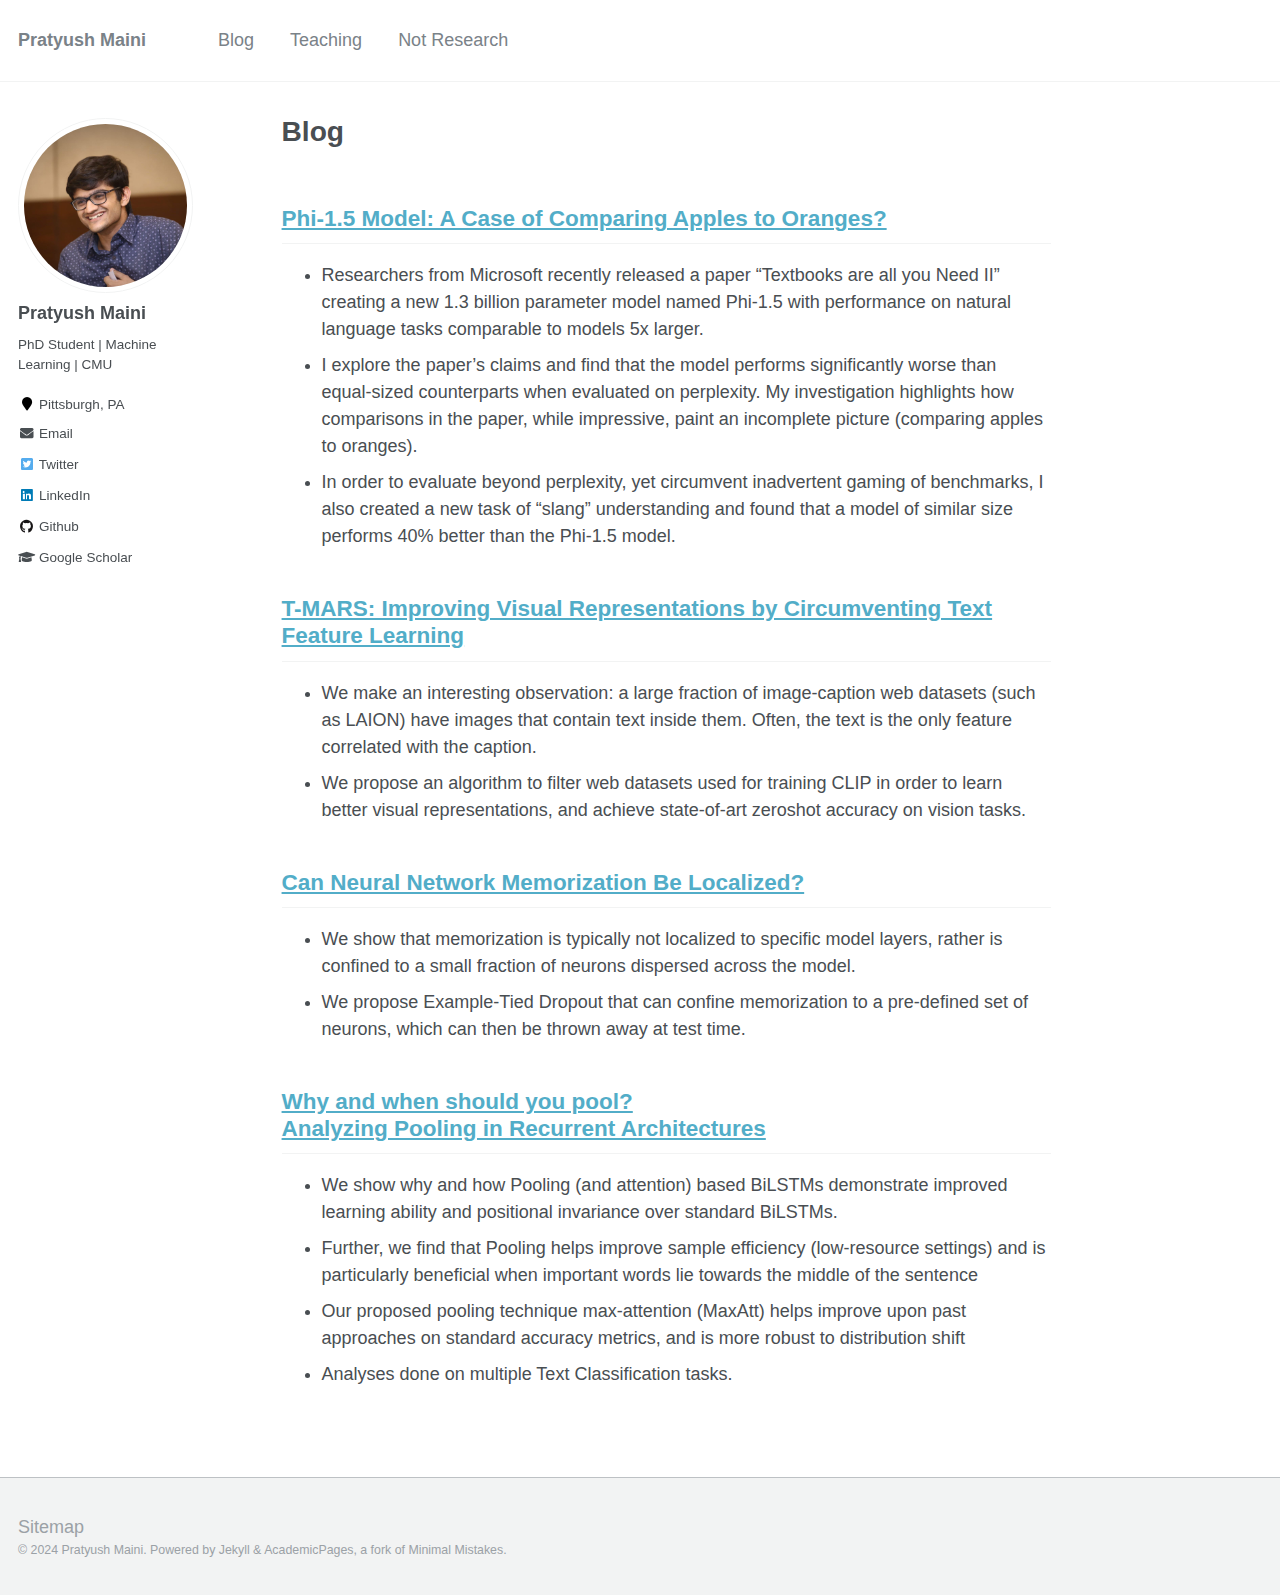
<file: blog.html>
<!doctype html><html lang="en" class="no-js"><head><meta name="google-site-verification" content="dSs91yaMZFstcVLxzwBo4NGnkZcLMDgV4LDPJ13WFjE"><meta name="google-site-verification" content="IdeLCPxHTXJ0OOEM05vk7UAv72xQh5b7NFrEZAYcJH4"> <!-- dSs91yaMZFstcVLxzwBo4NGnkZcLMDgV4LDPJ13WFjE --><meta charset="utf-8"> <!-- begin SEO --><title> Blog Pratyush Maini</title><meta property="og:locale" content="en-US"><meta property="og:site_name" content="Pratyush Maini"><meta property="og:title" content="Blog"><link rel="canonical" href=""><meta property="og:url" content="https://pratyushmaini.github.io/blog/"> <script type="application/ld+json"> { "@context" : "http://schema.org", "@type" : "Person", "name" : "Pratyush Maini", "url" : "https://pratyushmaini.github.io", "sameAs" : null } </script><meta name="google-site-verification" content="IdeLCPxHTXJ0OOEM05vk7UAv72xQh5b7NFrEZAYcJH4"> <!-- end SEO --><link href="https://pratyushmaini.github.io/feed.xml" type="application/atom+xml" rel="alternate" title="Pratyush Maini Feed"> <!-- http://t.co/dKP3o1e --><meta name="HandheldFriendly" content="True"><meta name="MobileOptimized" content="320"><meta name="viewport" content="width=device-width, initial-scale=1.0"><meta name="google-site-verification" content="dSs91yaMZFstcVLxzwBo4NGnkZcLMDgV4LDPJ13WFjE"><meta name="google-site-verification" content="IdeLCPxHTXJ0OOEM05vk7UAv72xQh5b7NFrEZAYcJH4"> <script> document.documentElement.className = document.documentElement.className.replace(/\bno-js\b/g, '') + ' js '; </script> <!-- For all browsers --><link rel="stylesheet" href="static/css/main.css"><meta http-equiv="cleartype" content="on"> <!-- start custom head snippets --><link rel="apple-touch-icon" sizes="57x57" href="https://pratyushmaini.github.io/images/apple-touch-icon-57x57.png?v=M44lzPylqQ"><link rel="apple-touch-icon" sizes="60x60" href="https://pratyushmaini.github.io/images/apple-touch-icon-60x60.png?v=M44lzPylqQ"><link rel="apple-touch-icon" sizes="72x72" href="https://pratyushmaini.github.io/images/apple-touch-icon-72x72.png?v=M44lzPylqQ"><link rel="apple-touch-icon" sizes="76x76" href="https://pratyushmaini.github.io/images/apple-touch-icon-76x76.png?v=M44lzPylqQ"><link rel="apple-touch-icon" sizes="114x114" href="https://pratyushmaini.github.io/images/apple-touch-icon-114x114.png?v=M44lzPylqQ"><link rel="apple-touch-icon" sizes="120x120" href="https://pratyushmaini.github.io/images/apple-touch-icon-120x120.png?v=M44lzPylqQ"><link rel="apple-touch-icon" sizes="144x144" href="https://pratyushmaini.github.io/images/apple-touch-icon-144x144.png?v=M44lzPylqQ"><link rel="apple-touch-icon" sizes="152x152" href="https://pratyushmaini.github.io/images/apple-touch-icon-152x152.png?v=M44lzPylqQ"><link rel="apple-touch-icon" sizes="180x180" href="https://pratyushmaini.github.io/images/apple-touch-icon-180x180.png?v=M44lzPylqQ"><link rel="icon" type="image/png" href="https://pratyushmaini.github.io/images/favicon-32x32.png?v=M44lzPylqQ" sizes="32x32"><link rel="icon" type="image/png" href="https://pratyushmaini.github.io/images/android-chrome-192x192.png?v=M44lzPylqQ" sizes="192x192"><link rel="icon" type="image/png" href="https://pratyushmaini.github.io/images/favicon-96x96.png?v=M44lzPylqQ" sizes="96x96"><link rel="icon" type="image/png" href="https://pratyushmaini.github.io/images/favicon-16x16.png?v=M44lzPylqQ" sizes="16x16"><link rel="manifest" href="static/css/manifest.json"><link rel="mask-icon" href="https://pratyushmaini.github.io/images/safari-pinned-tab.svg?v=M44lzPylqQ" color="#000000"><link rel="shortcut icon" href="https://pratyushmaini.github.io/images/favicon.ico?v=M44lzPylqQ"><meta name="msapplication-TileColor" content="#000000"><meta name="msapplication-TileImage" content="https://pratyushmaini.github.io/images/mstile-144x144.png?v=M44lzPylqQ"><meta name="msapplication-config" content="https://pratyushmaini.github.io/images/browserconfig.xml?v=M44lzPylqQ"><meta name="theme-color" content="#ffffff"><link rel="stylesheet" href="static/css/academicons.css"> <script type="text/x-mathjax-config"> MathJax.Hub.Config({ TeX: { equationNumbers: { autoNumber: "all" } } }); </script> <script type="text/x-mathjax-config"> MathJax.Hub.Config({ tex2jax: { inlineMath: [ ['$','$'], ["\\(","\\)"] ], processEscapes: true } }); </script> <script src='static/js/latest.js' async=""></script> <!-- end custom head snippets --></head><body> <!--[if lt IE 9]><div class="notice--danger align-center" style="margin: 0;">You are using an <strong>outdated</strong> browser. Please <a href="http://browsehappy.com/">upgrade your browser</a> to improve your experience.</div><![endif]--><div class="masthead"><div class="masthead__inner-wrap"><div class="masthead__menu"><nav id="site-nav" class="greedy-nav"> <button><div class="navicon"></div></button><ul class="visible-links"><li class="masthead__menu-item masthead__menu-item--lg"><a href="index1.html">Pratyush Maini</a></li><li class="masthead__menu-item"><a href="">Blog</a></li><li class="masthead__menu-item"><a href="teaching.html">Teaching</a></li><li class="masthead__menu-item"><a href="extra.html">Not Research</a></li></ul><ul class="hidden-links hidden"></ul></nav></div></div></div><div id="main" role="main"><div class="sidebar sticky"><div itemscope="" itemtype="http://schema.org/Person"><div class="author__avatar"> <img src="static/picture/Profile.jpg" class="author__avatar" alt="Pratyush Maini"></div><div class="author__content"><h3 class="author__name">Pratyush Maini</h3><p class="author__bio">PhD Student | Machine Learning | CMU</p></div><div class="author__urls-wrapper"> <button class="btn btn--inverse">Follow</button><ul class="author__urls social-icons"><li><i class="fa fa-fw fa-map-marker" aria-hidden="true"></i> Pittsburgh, PA</li><li><a href="mailto:pratyushmaini@cmu.edu"><i class="fas fa-fw fa-envelope" aria-hidden="true"></i> Email</a></li><li><a href="https://twitter.com/@pratyushmaini"><i class="fab fa-fw fa-twitter-square" aria-hidden="true"></i> Twitter</a></li><li><a href="https://www.linkedin.com/in/pratyush-maini"><i class="fab fa-fw fa-linkedin" aria-hidden="true"></i> LinkedIn</a></li><li><a href="https://github.com/pratyushmaini"><i class="fab fa-fw fa-github" aria-hidden="true"></i> Github</a></li><li><a href="https://scholar.google.com/citations?hl=en&user=2jPsTDgAAAAJ&view_op=list_works&citft=1&citft=2&citft=3&email_for_op=pratyush.maini%40gmail.com&gmla=[base64]"><i class="fas fa-fw fa-graduation-cap"></i> Google Scholar</a></li></ul></div></div></div><article class="page" itemscope="" itemtype="http://schema.org/CreativeWork"><meta itemprop="headline" content="Blog"><div class="page__inner-wrap"><header><h1 class="page__title" itemprop="headline">Blog</h1></header><section class="page__content" itemprop="text"><h2 id="phi-15-model-a-case-of-comparing-apples-to-oranges"><a href="https://pratyushmaini.github.io/phi-1_5/">Phi-1.5 Model: A Case of Comparing Apples to Oranges?</a></h2><ul><li>Researchers from Microsoft recently released a paper &#8220;Textbooks are all you Need II&#8221; creating a new 1.3 billion parameter model named Phi-1.5 with performance on natural language tasks comparable to models 5x larger.</li><li>I explore the paper&#8217;s claims and find that the model performs significantly worse than equal-sized counterparts when evaluated on perplexity. My investigation highlights how comparisons in the paper, while impressive, paint an incomplete picture (comparing apples to oranges).</li><li>In order to evaluate beyond perplexity, yet circumvent inadvertent gaming of benchmarks, I also created a new task of &#8220;slang&#8221; understanding and found that a model of similar size performs 40% better than the Phi-1.5 model.</li></ul><h2 id="t-mars-improving-visual-representations-by-circumventing-text-feature-learning"><a href="index6.html">T-MARS: Improving Visual Representations by Circumventing Text Feature Learning</a></h2><ul><li>We make an interesting observation: a large fraction of image-caption web datasets (such as LAION) have images that contain text inside them. Often, the text is the only feature correlated with the caption.</li><li>We propose an algorithm to filter web datasets used for training CLIP in order to learn better visual representations, and achieve state-of-art zeroshot accuracy on vision tasks.</li></ul><h2 id="can-neural-network-memorization-be-localized"><a href="https://pratyushmaini.github.io/mem_web">Can Neural Network Memorization Be Localized?</a></h2><ul><li>We show that memorization is typically not localized to specific model layers, rather is confined to a small fraction of neurons dispersed across the model.</li><li>We propose Example-Tied Dropout that can confine memorization to a pre-defined set of neurons, which can then be thrown away at test time.</li></ul><h2 id="why-and-when-should-you-pool---analyzing-pooling-in-recurrent-architectures"><a href="https://pratyushmaini.github.io/Pooling-Analysis/">Why and when should you pool? <br> Analyzing Pooling in Recurrent Architectures</a></h2><ul><li>We show why and how Pooling (and attention) based BiLSTMs demonstrate improved learning ability and positional invariance over standard BiLSTMs.</li><li>Further, we find that Pooling helps improve sample efficiency (low-resource settings) and is particularly beneficial when important words lie towards the middle of the sentence</li><li>Our proposed pooling technique max-attention (MaxAtt) helps improve upon past approaches on standard accuracy metrics, and is more robust to distribution shift</li><li>Analyses done on multiple Text Classification tasks.</li></ul></section><footer class="page__meta"></footer></div></article></div><div class="page__footer"><footer> <!-- start custom footer snippets --> <a href="sitemap.html">Sitemap</a> <!-- end custom footer snippets --><div class="page__footer-follow"><ul class="social-icons"> <!--<li><strong>Follow:</strong></li><li><a href="https://facebook.com/pratyush.maini"><i class="fab fa-facebook-square" aria-hidden="true"></i> Facebook</a></li><li><a href="http://github.com/pratyushmaini"><i class="fab fa-github" aria-hidden="true"></i> GitHub</a></li>--> <!--<li><a href="https://pratyushmaini.github.io/feed.xml"><i class="fa fa-fw fa-rss-square" aria-hidden="true"></i> Feed</a></li>--></ul></div><div class="page__footer-copyright">&copy; 2024 Pratyush Maini. Powered by <a href="http://jekyllrb.com" rel="nofollow">Jekyll</a> &amp; <a href="https://github.com/academicpages/academicpages.github.io">AcademicPages</a>, a fork of <a href="https://mademistakes.com/work/minimal-mistakes-jekyll-theme/" rel="nofollow">Minimal Mistakes</a>.</div></footer></div><script src="static/js/main.min.js"></script> <script> (function(i,s,o,g,r,a,m){i['GoogleAnalyticsObject']=r;i[r]=i[r]||function(){ (i[r].q=i[r].q||[]).push(arguments)},i[r].l=1*new Date();a=s.createElement(o), m=s.getElementsByTagName(o)[0];a.async=1;a.src=g;m.parentNode.insertBefore(a,m) })(window,document,'script','//www.google-analytics.com/analytics.js','ga'); ga('create', '', 'auto'); ga('send', 'pageview'); </script></body></html>
</file>
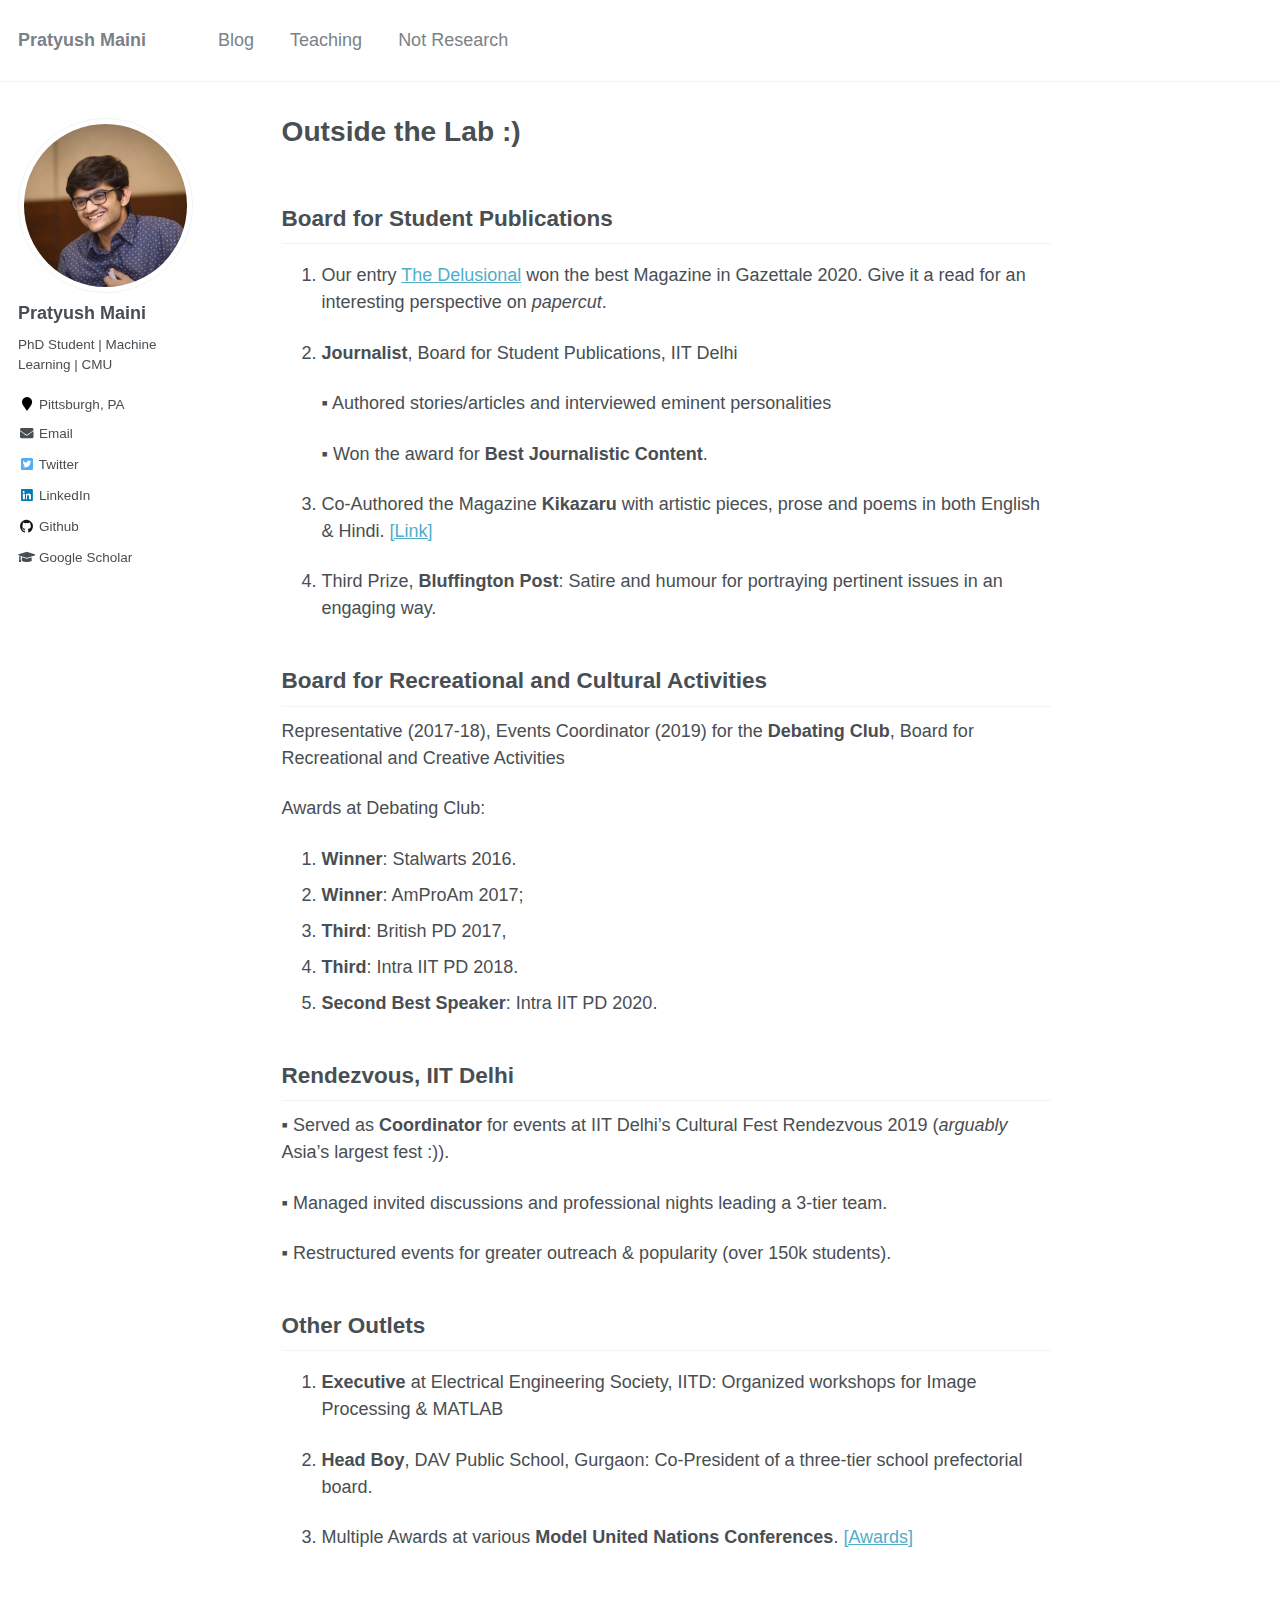
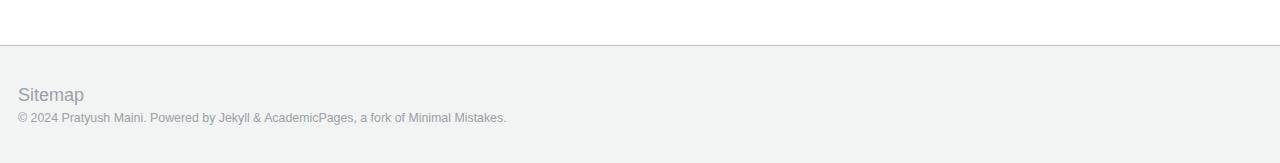
<file: extra.html>
<!doctype html><html lang="en" class="no-js"><head><meta name="google-site-verification" content="dSs91yaMZFstcVLxzwBo4NGnkZcLMDgV4LDPJ13WFjE"><meta name="google-site-verification" content="IdeLCPxHTXJ0OOEM05vk7UAv72xQh5b7NFrEZAYcJH4"> <!-- dSs91yaMZFstcVLxzwBo4NGnkZcLMDgV4LDPJ13WFjE --><meta charset="utf-8"> <!-- begin SEO --><title> Outside the Lab :) Pratyush Maini</title><meta property="og:locale" content="en-US"><meta property="og:site_name" content="Pratyush Maini"><meta property="og:title" content="Outside the Lab :)"><link rel="canonical" href=""><meta property="og:url" content="https://pratyushmaini.github.io/extra/"><meta property="og:description" content="Not Research"> <script type="application/ld+json"> { "@context" : "http://schema.org", "@type" : "Person", "name" : "Pratyush Maini", "url" : "https://pratyushmaini.github.io", "sameAs" : null } </script><meta name="google-site-verification" content="IdeLCPxHTXJ0OOEM05vk7UAv72xQh5b7NFrEZAYcJH4"> <!-- end SEO --><link href="https://pratyushmaini.github.io/feed.xml" type="application/atom+xml" rel="alternate" title="Pratyush Maini Feed"> <!-- http://t.co/dKP3o1e --><meta name="HandheldFriendly" content="True"><meta name="MobileOptimized" content="320"><meta name="viewport" content="width=device-width, initial-scale=1.0"><meta name="google-site-verification" content="dSs91yaMZFstcVLxzwBo4NGnkZcLMDgV4LDPJ13WFjE"><meta name="google-site-verification" content="IdeLCPxHTXJ0OOEM05vk7UAv72xQh5b7NFrEZAYcJH4"> <script> document.documentElement.className = document.documentElement.className.replace(/\bno-js\b/g, '') + ' js '; </script> <!-- For all browsers --><link rel="stylesheet" href="static/css/main.css"><meta http-equiv="cleartype" content="on"> <!-- start custom head snippets --><link rel="apple-touch-icon" sizes="57x57" href="https://pratyushmaini.github.io/images/apple-touch-icon-57x57.png?v=M44lzPylqQ"><link rel="apple-touch-icon" sizes="60x60" href="https://pratyushmaini.github.io/images/apple-touch-icon-60x60.png?v=M44lzPylqQ"><link rel="apple-touch-icon" sizes="72x72" href="https://pratyushmaini.github.io/images/apple-touch-icon-72x72.png?v=M44lzPylqQ"><link rel="apple-touch-icon" sizes="76x76" href="https://pratyushmaini.github.io/images/apple-touch-icon-76x76.png?v=M44lzPylqQ"><link rel="apple-touch-icon" sizes="114x114" href="https://pratyushmaini.github.io/images/apple-touch-icon-114x114.png?v=M44lzPylqQ"><link rel="apple-touch-icon" sizes="120x120" href="https://pratyushmaini.github.io/images/apple-touch-icon-120x120.png?v=M44lzPylqQ"><link rel="apple-touch-icon" sizes="144x144" href="https://pratyushmaini.github.io/images/apple-touch-icon-144x144.png?v=M44lzPylqQ"><link rel="apple-touch-icon" sizes="152x152" href="https://pratyushmaini.github.io/images/apple-touch-icon-152x152.png?v=M44lzPylqQ"><link rel="apple-touch-icon" sizes="180x180" href="https://pratyushmaini.github.io/images/apple-touch-icon-180x180.png?v=M44lzPylqQ"><link rel="icon" type="image/png" href="https://pratyushmaini.github.io/images/favicon-32x32.png?v=M44lzPylqQ" sizes="32x32"><link rel="icon" type="image/png" href="https://pratyushmaini.github.io/images/android-chrome-192x192.png?v=M44lzPylqQ" sizes="192x192"><link rel="icon" type="image/png" href="https://pratyushmaini.github.io/images/favicon-96x96.png?v=M44lzPylqQ" sizes="96x96"><link rel="icon" type="image/png" href="https://pratyushmaini.github.io/images/favicon-16x16.png?v=M44lzPylqQ" sizes="16x16"><link rel="manifest" href="static/css/manifest.json"><link rel="mask-icon" href="https://pratyushmaini.github.io/images/safari-pinned-tab.svg?v=M44lzPylqQ" color="#000000"><link rel="shortcut icon" href="https://pratyushmaini.github.io/images/favicon.ico?v=M44lzPylqQ"><meta name="msapplication-TileColor" content="#000000"><meta name="msapplication-TileImage" content="https://pratyushmaini.github.io/images/mstile-144x144.png?v=M44lzPylqQ"><meta name="msapplication-config" content="https://pratyushmaini.github.io/images/browserconfig.xml?v=M44lzPylqQ"><meta name="theme-color" content="#ffffff"><link rel="stylesheet" href="static/css/academicons.css"> <script type="text/x-mathjax-config"> MathJax.Hub.Config({ TeX: { equationNumbers: { autoNumber: "all" } } }); </script> <script type="text/x-mathjax-config"> MathJax.Hub.Config({ tex2jax: { inlineMath: [ ['$','$'], ["\\(","\\)"] ], processEscapes: true } }); </script> <script src='static/js/latest.js' async=""></script> <!-- end custom head snippets --></head><body> <!--[if lt IE 9]><div class="notice--danger align-center" style="margin: 0;">You are using an <strong>outdated</strong> browser. Please <a href="http://browsehappy.com/">upgrade your browser</a> to improve your experience.</div><![endif]--><div class="masthead"><div class="masthead__inner-wrap"><div class="masthead__menu"><nav id="site-nav" class="greedy-nav"> <button><div class="navicon"></div></button><ul class="visible-links"><li class="masthead__menu-item masthead__menu-item--lg"><a href="index1.html">Pratyush Maini</a></li><li class="masthead__menu-item"><a href="blog.html">Blog</a></li><li class="masthead__menu-item"><a href="teaching.html">Teaching</a></li><li class="masthead__menu-item"><a href="">Not Research</a></li></ul><ul class="hidden-links hidden"></ul></nav></div></div></div><div id="main" role="main"><div class="sidebar sticky"><div itemscope="" itemtype="http://schema.org/Person"><div class="author__avatar"> <img src="static/picture/Profile.jpg" class="author__avatar" alt="Pratyush Maini"></div><div class="author__content"><h3 class="author__name">Pratyush Maini</h3><p class="author__bio">PhD Student | Machine Learning | CMU</p></div><div class="author__urls-wrapper"> <button class="btn btn--inverse">Follow</button><ul class="author__urls social-icons"><li><i class="fa fa-fw fa-map-marker" aria-hidden="true"></i> Pittsburgh, PA</li><li><a href="mailto:pratyushmaini@cmu.edu"><i class="fas fa-fw fa-envelope" aria-hidden="true"></i> Email</a></li><li><a href="https://twitter.com/@pratyushmaini"><i class="fab fa-fw fa-twitter-square" aria-hidden="true"></i> Twitter</a></li><li><a href="https://www.linkedin.com/in/pratyush-maini"><i class="fab fa-fw fa-linkedin" aria-hidden="true"></i> LinkedIn</a></li><li><a href="https://github.com/pratyushmaini"><i class="fab fa-fw fa-github" aria-hidden="true"></i> Github</a></li><li><a href="https://scholar.google.com/citations?hl=en&user=2jPsTDgAAAAJ&view_op=list_works&citft=1&citft=2&citft=3&email_for_op=pratyush.maini%40gmail.com&gmla=[base64]"><i class="fas fa-fw fa-graduation-cap"></i> Google Scholar</a></li></ul></div></div></div><article class="page" itemscope="" itemtype="http://schema.org/CreativeWork"><meta itemprop="headline" content="Outside the Lab :)"><meta itemprop="description" content="Not Research"><div class="page__inner-wrap"><header><h1 class="page__title" itemprop="headline">Outside the Lab :)</h1></header><section class="page__content" itemprop="text"><h2 id="board-for-student-publications">Board for Student Publications</h2><ol><li><p>Our entry <a href="static/file/TheDelusional.pdf">The Delusional</a> won the best Magazine in Gazettale 2020. Give it a read for an interesting perspective on <em>papercut</em>.</p></li><li><p><strong>Journalist</strong>, Board for Student Publications, IIT Delhi</p><p>▪ Authored stories/articles and interviewed eminent personalities</p><p>▪ Won the award for <strong>Best Journalistic Content</strong>.</p></li><li><p>Co-Authored the Magazine <strong>Kikazaru</strong> with artistic pieces, prose and poems in both English &amp; Hindi. <a href="static/file/Kikazaru_Gazettale.pdf">[Link]</a></p></li><li><p>Third Prize, <strong>Bluffington Post</strong>: Satire and humour for portraying pertinent issues in an engaging way.</p></li></ol><h2 id="board-for-recreational-and-cultural-activities">Board for Recreational and Cultural Activities</h2><p>Representative (2017-18), Events Coordinator (2019) for the <strong>Debating Club</strong>, Board for Recreational and Creative Activities</p><p>Awards at Debating Club:</p><ol><li><strong>Winner</strong>: Stalwarts 2016.</li><li><strong>Winner</strong>: AmProAm 2017;</li><li><strong>Third</strong>: British PD 2017,</li><li><strong>Third</strong>: Intra IIT PD 2018.</li><li><strong>Second Best Speaker</strong>: Intra IIT PD 2020.</li></ol><h2 id="rendezvous-iit-delhi">Rendezvous, IIT Delhi</h2><p>▪ Served as <strong>Coordinator</strong> for events at IIT Delhi’s Cultural Fest Rendezvous 2019 (<em>arguably</em> Asia’s largest fest :)).</p><p>▪ Managed invited discussions and professional nights leading a 3-tier team.</p><p>▪ Restructured events for greater outreach &amp; popularity (over 150k students).</p><h2 id="other-outlets">Other Outlets</h2><ol><li><p><strong>Executive</strong> at Electrical Engineering Society, IITD: Organized workshops for Image Processing &amp; MATLAB</p></li><li><p><strong>Head Boy</strong>, DAV Public School, Gurgaon: Co-President of a three-tier school prefectorial board.</p></li><li><p>Multiple Awards at various <strong>Model United Nations Conferences</strong>. <a href="tinyurl.com/MUN-experience-pratyush">[Awards]</a></p></li></ol></section><footer class="page__meta"></footer></div></article></div><div class="page__footer"><footer> <!-- start custom footer snippets --> <a href="sitemap.html">Sitemap</a> <!-- end custom footer snippets --><div class="page__footer-follow"><ul class="social-icons"> <!--<li><strong>Follow:</strong></li><li><a href="https://facebook.com/pratyush.maini"><i class="fab fa-facebook-square" aria-hidden="true"></i> Facebook</a></li><li><a href="http://github.com/pratyushmaini"><i class="fab fa-github" aria-hidden="true"></i> GitHub</a></li>--> <!--<li><a href="https://pratyushmaini.github.io/feed.xml"><i class="fa fa-fw fa-rss-square" aria-hidden="true"></i> Feed</a></li>--></ul></div><div class="page__footer-copyright">&copy; 2024 Pratyush Maini. Powered by <a href="http://jekyllrb.com" rel="nofollow">Jekyll</a> &amp; <a href="https://github.com/academicpages/academicpages.github.io">AcademicPages</a>, a fork of <a href="https://mademistakes.com/work/minimal-mistakes-jekyll-theme/" rel="nofollow">Minimal Mistakes</a>.</div></footer></div><script src="static/js/main.min.js"></script> <script> (function(i,s,o,g,r,a,m){i['GoogleAnalyticsObject']=r;i[r]=i[r]||function(){ (i[r].q=i[r].q||[]).push(arguments)},i[r].l=1*new Date();a=s.createElement(o), m=s.getElementsByTagName(o)[0];a.async=1;a.src=g;m.parentNode.insertBefore(a,m) })(window,document,'script','//www.google-analytics.com/analytics.js','ga'); ga('create', '', 'auto'); ga('send', 'pageview'); </script></body></html>
</file>
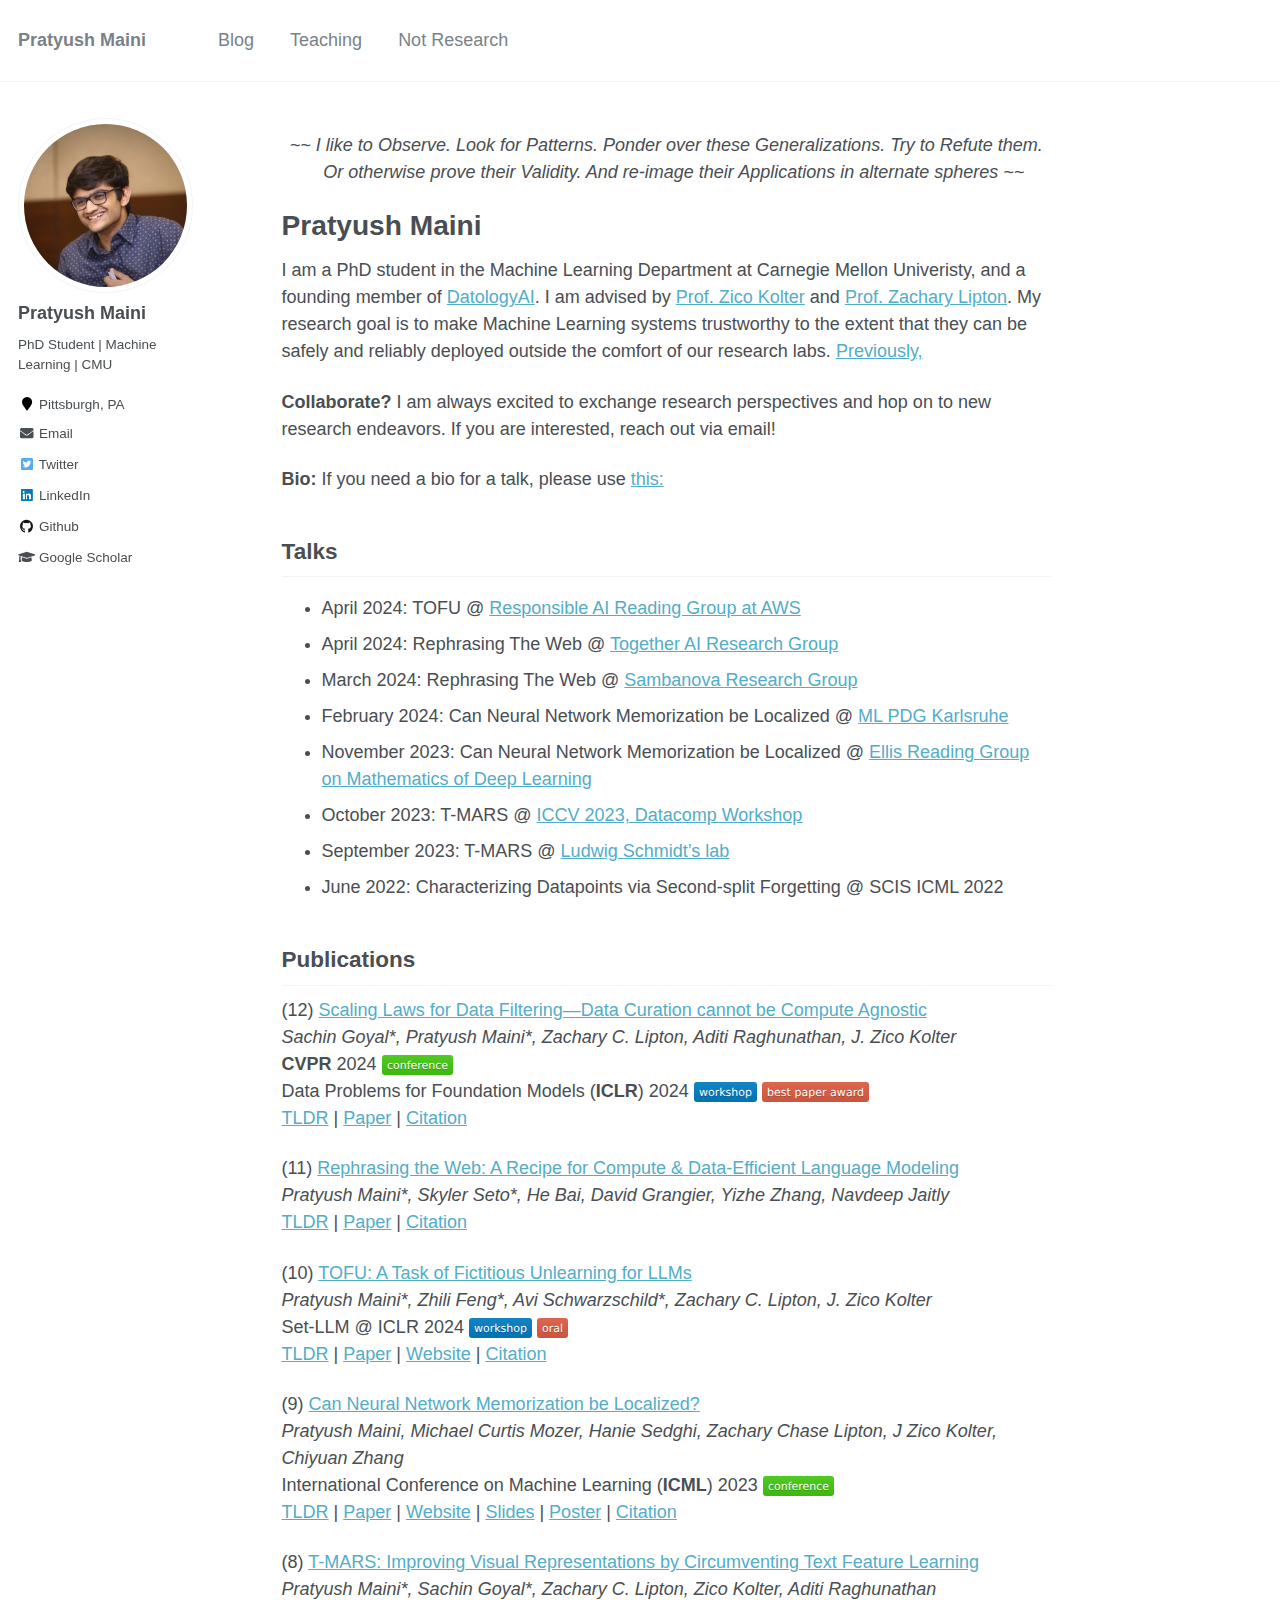
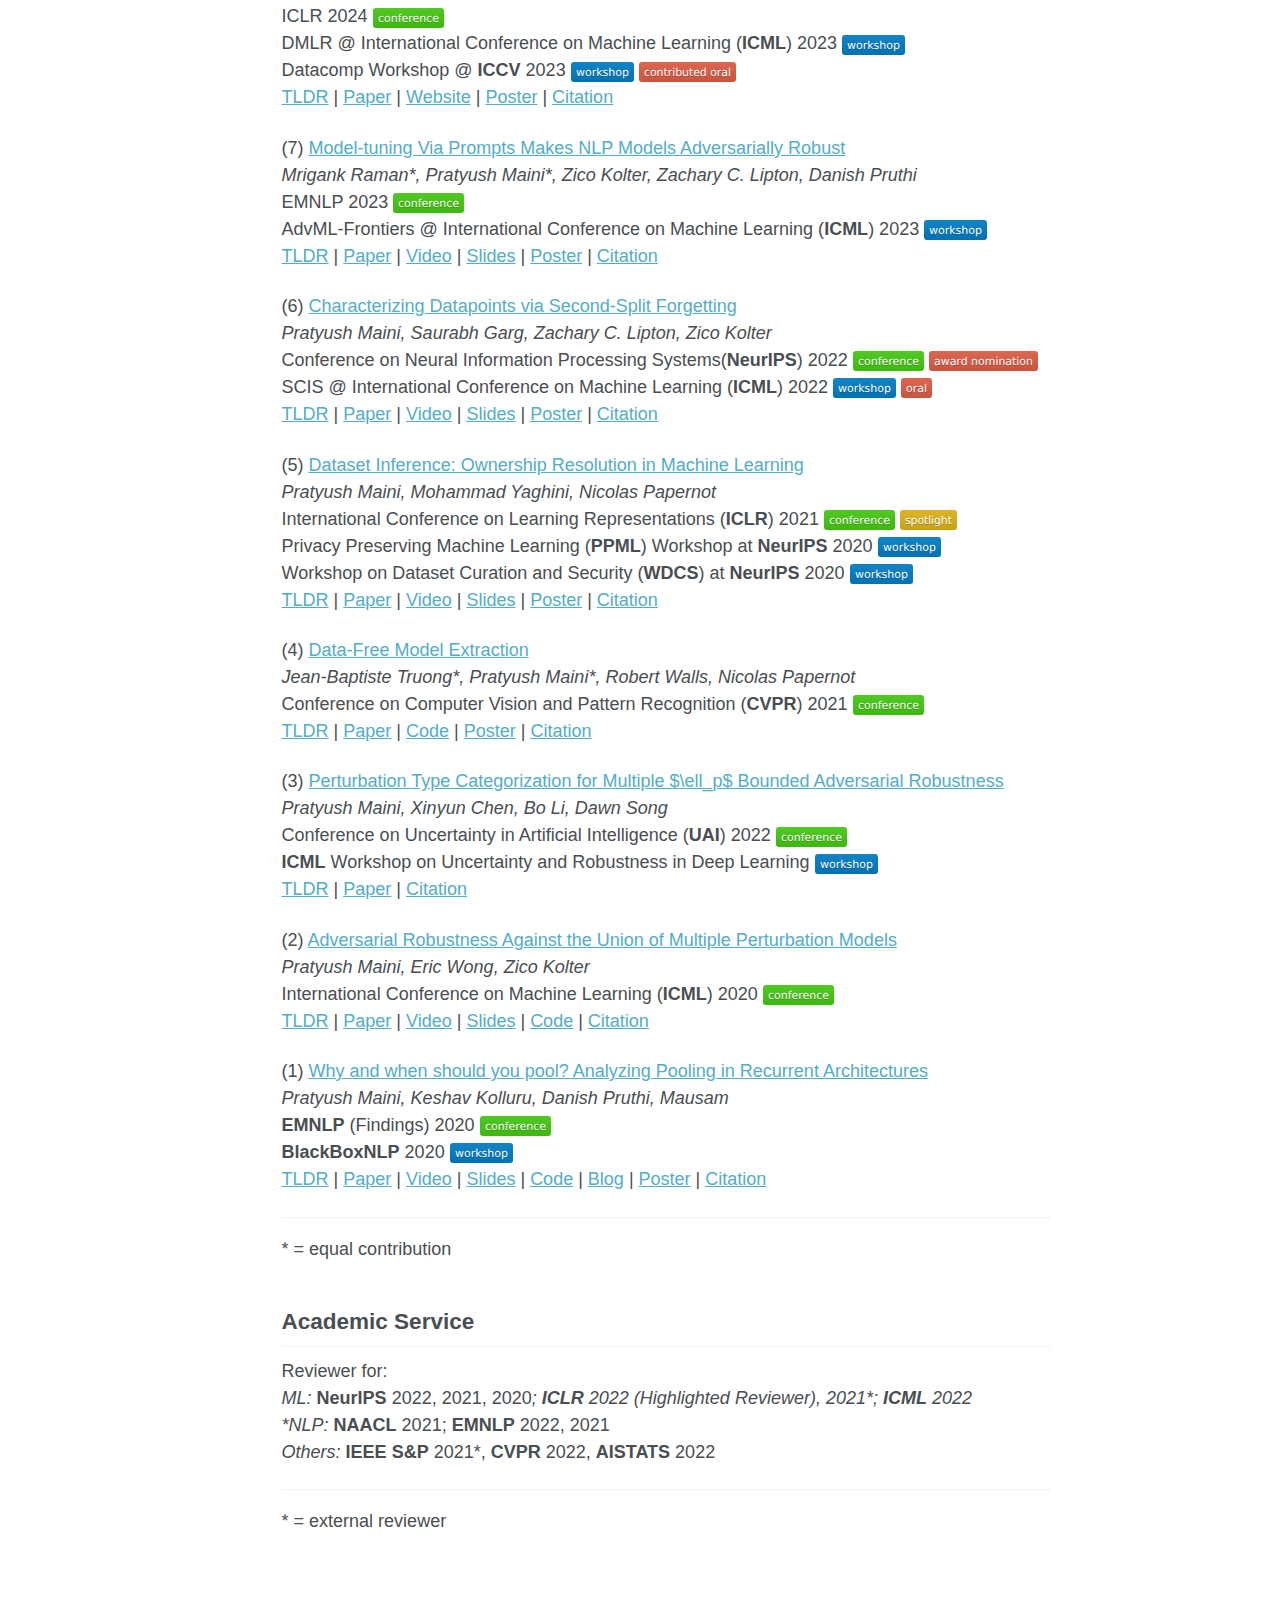
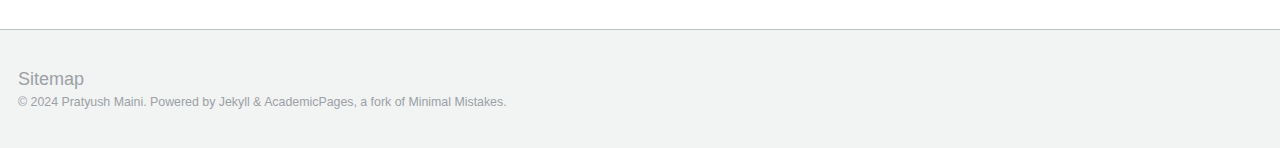
<file: index1.html>
<!doctype html><html lang="en" class="no-js"><head><meta name="google-site-verification" content="dSs91yaMZFstcVLxzwBo4NGnkZcLMDgV4LDPJ13WFjE"><meta name="google-site-verification" content="IdeLCPxHTXJ0OOEM05vk7UAv72xQh5b7NFrEZAYcJH4"> <!-- dSs91yaMZFstcVLxzwBo4NGnkZcLMDgV4LDPJ13WFjE --><meta charset="utf-8"> <!-- begin SEO --><title> Pratyush Maini</title><meta property="og:locale" content="en-US"><meta property="og:site_name" content="Pratyush Maini"><meta property="og:title" content="Pratyush Maini"><link rel="canonical" href=""><meta property="og:url" content="https://pratyushmaini.github.io/"><meta property="og:description" content="About me"> <script type="application/ld+json"> { "@context" : "http://schema.org", "@type" : "Person", "name" : "Pratyush Maini", "url" : "https://pratyushmaini.github.io", "sameAs" : null } </script><meta name="google-site-verification" content="IdeLCPxHTXJ0OOEM05vk7UAv72xQh5b7NFrEZAYcJH4"> <!-- end SEO --><link href="https://pratyushmaini.github.io/feed.xml" type="application/atom+xml" rel="alternate" title="Pratyush Maini Feed"> <!-- http://t.co/dKP3o1e --><meta name="HandheldFriendly" content="True"><meta name="MobileOptimized" content="320"><meta name="viewport" content="width=device-width, initial-scale=1.0"><meta name="google-site-verification" content="dSs91yaMZFstcVLxzwBo4NGnkZcLMDgV4LDPJ13WFjE"><meta name="google-site-verification" content="IdeLCPxHTXJ0OOEM05vk7UAv72xQh5b7NFrEZAYcJH4"> <script> document.documentElement.className = document.documentElement.className.replace(/\bno-js\b/g, '') + ' js '; </script> <!-- For all browsers --><link rel="stylesheet" href="static/css/main.css"><meta http-equiv="cleartype" content="on"> <!-- start custom head snippets --><link rel="apple-touch-icon" sizes="57x57" href="https://pratyushmaini.github.io/images/apple-touch-icon-57x57.png?v=M44lzPylqQ"><link rel="apple-touch-icon" sizes="60x60" href="https://pratyushmaini.github.io/images/apple-touch-icon-60x60.png?v=M44lzPylqQ"><link rel="apple-touch-icon" sizes="72x72" href="https://pratyushmaini.github.io/images/apple-touch-icon-72x72.png?v=M44lzPylqQ"><link rel="apple-touch-icon" sizes="76x76" href="https://pratyushmaini.github.io/images/apple-touch-icon-76x76.png?v=M44lzPylqQ"><link rel="apple-touch-icon" sizes="114x114" href="https://pratyushmaini.github.io/images/apple-touch-icon-114x114.png?v=M44lzPylqQ"><link rel="apple-touch-icon" sizes="120x120" href="https://pratyushmaini.github.io/images/apple-touch-icon-120x120.png?v=M44lzPylqQ"><link rel="apple-touch-icon" sizes="144x144" href="https://pratyushmaini.github.io/images/apple-touch-icon-144x144.png?v=M44lzPylqQ"><link rel="apple-touch-icon" sizes="152x152" href="https://pratyushmaini.github.io/images/apple-touch-icon-152x152.png?v=M44lzPylqQ"><link rel="apple-touch-icon" sizes="180x180" href="https://pratyushmaini.github.io/images/apple-touch-icon-180x180.png?v=M44lzPylqQ"><link rel="icon" type="image/png" href="https://pratyushmaini.github.io/images/favicon-32x32.png?v=M44lzPylqQ" sizes="32x32"><link rel="icon" type="image/png" href="https://pratyushmaini.github.io/images/android-chrome-192x192.png?v=M44lzPylqQ" sizes="192x192"><link rel="icon" type="image/png" href="https://pratyushmaini.github.io/images/favicon-96x96.png?v=M44lzPylqQ" sizes="96x96"><link rel="icon" type="image/png" href="https://pratyushmaini.github.io/images/favicon-16x16.png?v=M44lzPylqQ" sizes="16x16"><link rel="manifest" href="static/css/manifest.json"><link rel="mask-icon" href="https://pratyushmaini.github.io/images/safari-pinned-tab.svg?v=M44lzPylqQ" color="#000000"><link rel="shortcut icon" href="https://pratyushmaini.github.io/images/favicon.ico?v=M44lzPylqQ"><meta name="msapplication-TileColor" content="#000000"><meta name="msapplication-TileImage" content="https://pratyushmaini.github.io/images/mstile-144x144.png?v=M44lzPylqQ"><meta name="msapplication-config" content="https://pratyushmaini.github.io/images/browserconfig.xml?v=M44lzPylqQ"><meta name="theme-color" content="#ffffff"><link rel="stylesheet" href="static/css/academicons.css"> <script type="text/x-mathjax-config"> MathJax.Hub.Config({ TeX: { equationNumbers: { autoNumber: "all" } } }); </script> <script type="text/x-mathjax-config"> MathJax.Hub.Config({ tex2jax: { inlineMath: [ ['$','$'], ["\\(","\\)"] ], processEscapes: true } }); </script> <script src='static/js/latest.js' async=""></script> <!-- end custom head snippets --></head><body> <!--[if lt IE 9]><div class="notice--danger align-center" style="margin: 0;">You are using an <strong>outdated</strong> browser. Please <a href="http://browsehappy.com/">upgrade your browser</a> to improve your experience.</div><![endif]--><div class="masthead"><div class="masthead__inner-wrap"><div class="masthead__menu"><nav id="site-nav" class="greedy-nav"> <button><div class="navicon"></div></button><ul class="visible-links"><li class="masthead__menu-item masthead__menu-item--lg"><a href="">Pratyush Maini</a></li><li class="masthead__menu-item"><a href="blog.html">Blog</a></li><li class="masthead__menu-item"><a href="teaching.html">Teaching</a></li><li class="masthead__menu-item"><a href="extra.html">Not Research</a></li></ul><ul class="hidden-links hidden"></ul></nav></div></div></div><div id="main" role="main"><div class="sidebar sticky"><div itemscope="" itemtype="http://schema.org/Person"><div class="author__avatar"> <img src="static/picture/Profile.jpg" class="author__avatar" alt="Pratyush Maini"></div><div class="author__content"><h3 class="author__name">Pratyush Maini</h3><p class="author__bio">PhD Student | Machine Learning | CMU</p></div><div class="author__urls-wrapper"> <button class="btn btn--inverse">Follow</button><ul class="author__urls social-icons"><li><i class="fa fa-fw fa-map-marker" aria-hidden="true"></i> Pittsburgh, PA</li><li><a href="mailto:pratyushmaini@cmu.edu"><i class="fas fa-fw fa-envelope" aria-hidden="true"></i> Email</a></li><li><a href="https://twitter.com/@pratyushmaini"><i class="fab fa-fw fa-twitter-square" aria-hidden="true"></i> Twitter</a></li><li><a href="https://www.linkedin.com/in/pratyush-maini"><i class="fab fa-fw fa-linkedin" aria-hidden="true"></i> LinkedIn</a></li><li><a href="https://github.com/pratyushmaini"><i class="fab fa-fw fa-github" aria-hidden="true"></i> Github</a></li><li><a href="https://scholar.google.com/citations?hl=en&user=2jPsTDgAAAAJ&view_op=list_works&citft=1&citft=2&citft=3&email_for_op=pratyush.maini%40gmail.com&gmla=[base64]"><i class="fas fa-fw fa-graduation-cap"></i> Google Scholar</a></li></ul></div></div></div><article class="page" itemscope="" itemtype="http://schema.org/CreativeWork"><meta itemprop="headline" content=""><meta itemprop="description" content="About me"><div class="page__inner-wrap"><header><h1 class="page__title" itemprop="headline"></h1></header><section class="page__content" itemprop="text"> <script> function dropdown(divID) { var item = document.getElementById(divID); if (item) { item.className=(item.className=='hidden')?'unhidden':'hidden'; } } </script><p style="text-align: center;"><i> ~~ I like to Observe. Look for Patterns. Ponder over these Generalizations. Try to Refute them. <br> &nbsp;&nbsp; Or otherwise prove their Validity. And re-image their Applications in alternate spheres ~~ </i></p><h1 id="pratyush-maini">Pratyush Maini</h1><p>I am a PhD student in the Machine Learning Department at Carnegie Mellon Univeristy, and a founding member of <a href="http://www.datologyai.com">DatologyAI</a>. I am advised by <a href="http://zicokolter.com/">Prof. Zico Kolter</a> and <a href="https://acmilab.org">Prof. Zachary Lipton</a>. My research goal is to make Machine Learning systems trustworthy to the extent that they can be safely and reliably deployed outside the comfort of our research labs. <a href="javascript:dropdown('previously');">Previously,</a></p><div id="previously" class="hidden"> Previously, I spent a wonderful year working in the AI Solutions Lab at Samsung Research and Development Headquarters in South Korea. Before which I completed my bachelor's in Computer Science and Engineering from IIT Delhi. During my undergraduate years, I was fortunate to have had the opportunity to adapt and learn from the research styles of my amazing collaborators. I was advised by <a href="http://www.cse.iitd.ernet.in/~mausam/" target="_blank">Prof. Mausam</a> for my B.Tech. thesis, and worked with <a href="https://www.zicokolter.com" target="_blank">Prof. Zico Kolter</a>, <a href="https://www.cs.cmu.edu/~ericwong/" target="_blank">Eric Wong</a>, <a href="https://www.cs.cmu.edu/~ddanish/" target="_blank">Danish</a> at CMU, <a href="index3.html" target="_blank">Prof. Bo Li</a>, <a href="https://people.eecs.berkeley.edu/~dawnsong/" target="_blank">Prof. Dawn Song</a>, <a href="index4.html" target="_blank">Xinyun Chen</a> at UIUC/UC Berkeley, <a href="https://www.papernot.fr" target="_blank">Prof. Nicolas Papernot</a> at UofT/Vector and <a href="https://people.epfl.ch/james.larus" target="_blank">Prof. James Larus</a> at EPFL during research internships. <br> <br></div><p><strong>Collaborate?</strong> I am always excited to exchange research perspectives and hop on to new research endeavors. If you are interested, reach out via email!</p><p><strong>Bio:</strong> If you need a bio for a talk, please use <a href="javascript:dropdown('bio');">this:</a></p><div id="bio" class="hidden"><blockquote> Pratyush is a Ph.D. student in the Machine Learning Department at Carnegie Mellon University, and a founding member of DatologyAI. In his work, he has developed scalable and performant methods for improving the quality of data that we train machine learning models on. He has also developed methods that allow us to evaluate, locate, and mitigate the memorization of data points by neural networks. His works have been recognized through a best paper award nomination at NeurIPS, and multiple oral and spotlight talks at important ML conferences.</blockquote></div><h2 id="talks">Talks</h2><ul><li>April 2024: TOFU @ <a href="https://www.amazon.science/tag/responsible-ai">Responsible AI Reading Group at AWS</a></li><li>April 2024: Rephrasing The Web @ <a href="https://www.together.ai/research">Together AI Research Group</a></li><li>March 2024: Rephrasing The Web @ <a href="https://sambanova.ai/blog/accurate-models-at-blazing-speed">Sambanova Research Group</a></li><li>February 2024: Can Neural Network Memorization be Localized @ <a href="http://ml-ka.slack.com/">ML PDG Karlsruhe</a></li><li>November 2023: Can Neural Network Memorization be Localized @ <a href="index5.html">Ellis Reading Group on Mathematics of Deep Learning</a></li><li>October 2023: T-MARS @ <a href="https://www.datacomp.ai/workshop.html">ICCV 2023, Datacomp Workshop</a></li><li>September 2023: T-MARS @ <a href="https://people.csail.mit.edu/ludwigs/">Ludwig Schmidt’s lab</a></li><li>June 2022: Characterizing Datapoints via Second-split Forgetting @ SCIS ICML 2022</li></ul><h2 id="publications">Publications</h2><p>(12) <a href="https://arxiv.org/abs/2404.07177" target="_blank">Scaling Laws for Data Filtering—Data Curation cannot be Compute Agnostic</a> <br> <em>Sachin Goyal*, Pratyush Maini*, Zachary C. Lipton, Aditi Raghunathan, J. Zico Kolter</em> <br> <strong>CVPR</strong> 2024 <img src="static/picture/-conference-brightgreen.svg" alt=""> <br> Data Problems for Foundation Models (<strong>ICLR</strong>) 2024 <img src="static/picture/-workshop-blue.svg" alt=""> <img src="static/picture/-best_paper_award-red.svg" alt=""> <br> <a href="javascript:dropdown('fadu-tldr');">TLDR</a> | <a href="https://arxiv.org/abs/2401.16380" target="_blank">Paper</a> | <a href="javascript:dropdown('fadu-cite');">Citation</a></p><div id="fadu-tldr" class="hidden"><b>TLDR:</b> Data curation decisions must consider the total compute a model is being trained for.<br><br></div><div id="fadu-cite" class="hidden"><pre>@inproceedings{goyal2024scaling,
  title={Scaling Laws for Data Filtering—Data Curation cannot be Compute Agnostic},
  author={Goyal, Sachin and Maini, Pratyush and Lipton, Zachary C and Raghunathan, Aditi and Kolter, J Zico},
  booktitle={CVPR2024},
  year={2024}
}</pre></div><p>(11) <a href="https://huggingface.co/papers/2401.16380" target="_blank">Rephrasing the Web: A Recipe for Compute &amp; Data-Efficient Language Modeling</a> <br> <em>Pratyush Maini*, Skyler Seto*, He Bai, David Grangier, Yizhe Zhang, Navdeep Jaitly</em> <br> <a href="javascript:dropdown('rephrase-tldr');">TLDR</a> | <a href="https://arxiv.org/abs/2401.16380" target="_blank">Paper</a> | <a href="javascript:dropdown('rephrase-cite');">Citation</a></p><div id="rephrase-tldr" class="hidden"><b>TLDR:</b> You can train 3x faster and with upto 10x lesser data with just synthetic rephrases of the web!<br><br></div><div id="rephrase-cite" class="hidden"><pre>@inproceedings{maini2024rephrasing,
  title={Rephrasing the Web: A Recipe for Compute &amp; Data-Efficient Language Modeling},
  author={Maini, Pratyush and Seto, Skyler and Bai, He and Grangier, David and Zhang, Yizhe and Jaitly, Navdeep},
  booktitle={arXiv},
  year={2024}
}</pre></div><p>(10) <a href="tofu.html" target="_blank">TOFU: A Task of Fictitious Unlearning for LLMs</a> <br> <em>Pratyush Maini*, Zhili Feng*, Avi Schwarzschild*, Zachary C. Lipton, J. Zico Kolter</em> <br> Set-LLM @ ICLR 2024 <img src="static/picture/-workshop-blue.svg" alt=""> <img src="static/picture/-oral-red.svg" alt=""> <br> <a href="javascript:dropdown('tofu-drop-tldr');">TLDR</a> | <a href="https://arxiv.org/abs/2401.06121" target="_blank">Paper</a> | <a href="tofu.html" target="_blank">Website</a> | <a href="javascript:dropdown('tofu-drop');">Citation</a></p><div id="tofu-drop-tldr" class="hidden"><b>TLDR:</b> Synthetic data benchmark for machine unlearning for LLMs <br><br></div><div id="tofu-drop" class="hidden"><pre>@misc{tofu2024,
      title={TOFU: A Task of Fictitious Unlearning for LLMs}, 
      author={Pratyush Maini and Zhili Feng and Avi Schwarzschild and Zachary C. Lipton and J. Zico Kolter},
      year={2024},
      archivePrefix={arXiv},
      primaryClass={cs.LG}
}</pre></div><p>(9) <a href="mem_web.html" target="_blank">Can Neural Network Memorization be Localized?</a> <br> <em>Pratyush Maini, Michael Curtis Mozer, Hanie Sedghi, Zachary Chase Lipton, J Zico Kolter, Chiyuan Zhang</em> <br> International Conference on Machine Learning (<strong>ICML</strong>) 2023 <img src="static/picture/-conference-brightgreen.svg" alt=""> <br> <a href="javascript:dropdown('mem-drop-tldr');">TLDR</a> | <a href="https://arxiv.org/abs/2307.09542" target="_blank">Paper</a> | <a href="mem_web.html" target="_blank">Website</a> | <a href="static/file/mem_drop_Slides.pdf" target="_blank">Slides</a> | <a href="static/file/mem_drop_Slides.pdf" target="_blank">Poster</a> | <a href="javascript:dropdown('mem-drop');">Citation</a></p><div id="mem-drop-tldr" class="hidden"><b>TLDR:</b><ol><li>We show that memorization is typically not localized to specific model layers, rather is confined to a small fraction of neurons dispersed across the model.</li><li>We propose Example-Tied Dropout that can confine memorization to a pre-defined set of neurons, which can then be thrown away at test time.</li></ol><br><br></div><div id="mem-drop" class="hidden"><pre>@inproceedings{maini2023memorization,
  title={Can Neural Network Memorization Be Localized?},
  author={Maini, Pratyush and Mozer, Michael C and Sedghi, Hanie and Lipton, Zachary C and Kolter, J Zico and Zhang, Chiyuan},
  booktitle={International Conference on Machine Learning},
  year={2023}
}</pre></div><p>(8) <a href="https://arxiv.org/abs/2307.03132" target="_blank">T-MARS: Improving Visual Representations by Circumventing Text Feature Learning</a> <br> <em>Pratyush Maini*, Sachin Goyal*, Zachary C. Lipton, Zico Kolter, Aditi Raghunathan</em> <br> ICLR 2024 <img src="static/picture/-conference-brightgreen.svg" alt=""> <br> DMLR @ International Conference on Machine Learning (<strong>ICML</strong>) 2023 <img src="static/picture/-workshop-blue.svg" alt=""><br> Datacomp Workshop @ <strong>ICCV</strong> 2023 <img src="static/picture/-workshop-blue.svg" alt=""> <img src="static/picture/-contributed_oral-red.svg" alt=""> <br> <a href="javascript:dropdown('tmars-tldr');">TLDR</a> | <a href="https://arxiv.org/abs/2307.03132" target="_blank">Paper</a> | <a href="index6.html" target="_blank">Website</a> | <a href="static/file/mem_drop_Slides.pdf" target="_blank">Poster</a> | <a href="javascript:dropdown('tmars');">Citation</a></p><div id="tmars-tldr" class="hidden"><b>TLDR:</b> We propose an algorithm to filter web datasets used for training CLIP in order to learn better visual representations, and achieve state-of-art zeroshot accuracy on vision tasks. <br><br></div><div id="tmars" class="hidden"><pre>@article{maini2023tmars,
  title={T-MARS: Improving Visual Representations by Circumventing Text Feature Learning},
  author={Maini, Pratyush and Goyal, Sachin and Lipton, Zachary C and Kolter, J Zico and Raghunathan, Aditi},
  booktitle={Arxiv},
  year={2023}
}</pre></div><p>(7) <a href="https://arxiv.org/abs/2303.07320" target="_blank">Model-tuning Via Prompts Makes NLP Models Adversarially Robust</a> <br> <em>Mrigank Raman*, Pratyush Maini*, Zico Kolter, Zachary C. Lipton, Danish Pruthi</em> <br> EMNLP 2023 <img src="static/picture/-conference-brightgreen.svg" alt=""> <br> AdvML-Frontiers @ International Conference on Machine Learning (<strong>ICML</strong>) 2023 <img src="static/picture/-workshop-blue.svg" alt=""><br> <a href="javascript:dropdown('ssft-tldr');">TLDR</a> | <a href="https://openreview.net/forum?id=yKDKNzjHg8N" target="_blank">Paper</a> | <a href="" target="_blank">Video</a> | <a href="static/file/SSFT_Slides.pdf" target="_blank">Slides</a> | <a href="static/file/SSFT_Poster.pdf" target="_blank">Poster</a> | <a href="javascript:dropdown('ssft');">Citation</a></p><div id="ssft-tldr" class="hidden"><b>TLDR:</b><ol><li>We analyze the forgetting and learning dynamics of neural networks to characterize different types of hard examples as belonging to mislabeled, rare and complex categories.</li><li>Mislabeled Examples : Learnt Late, Forgotten Early</li><li>Rare Examples: Learnt Late, Forgotten Late</li><li>Complex Examples: Learnt Late, Never Forgotten</li></ol><br><br></div><p>(6) <a href="https://openreview.net/forum?id=bCdztvpaEUG" target="_blank">Characterizing Datapoints via Second-Split Forgetting</a> <br> <em>Pratyush Maini, Saurabh Garg, Zachary C. Lipton, Zico Kolter</em> <br> Conference on Neural Information Processing Systems(<strong>NeurIPS</strong>) 2022 <img src="static/picture/-conference-brightgreen.svg" alt=""> <img src="static/picture/-award_nomination-red.svg" alt=""> <br> SCIS @ International Conference on Machine Learning (<strong>ICML</strong>) 2022 <img src="static/picture/-workshop-blue.svg" alt=""> <img src="static/picture/-oral-red.svg" alt=""> <br> <a href="javascript:dropdown('ssft-tldr');">TLDR</a> | <a href="https://openreview.net/forum?id=yKDKNzjHg8N" target="_blank">Paper</a> | <a href="" target="_blank">Video</a> | <a href="static/file/SSFT_Slides.pdf" target="_blank">Slides</a> | <a href="static/file/SSFT_Poster.pdf" target="_blank">Poster</a> | <a href="javascript:dropdown('ssft');">Citation</a></p><div id="ssft-tldr" class="hidden"><b>TLDR:</b><ol><li>We analyze the forgetting and learning dynamics of neural networks to characterize different types of hard examples as belonging to mislabeled, rare and complex categories.</li><li>Mislabeled Examples : Learnt Late, Forgotten Early</li><li>Rare Examples: Learnt Late, Forgotten Late</li><li>Complex Examples: Learnt Late, Never Forgotten</li></ol><br><br></div><div id="ssft" class="hidden"><pre>@inproceedings{
	maini2022characterizing,
	title={Characterizing Datapoints via Second-Split Forgetting},
	author={Pratyush Maini and Saurabh Garg and Zachary Chase Lipton and J Zico Kolter},
	booktitle={Advances in Neural Information Processing Systems},
	editor={Alice H. Oh and Alekh Agarwal and Danielle Belgrave and Kyunghyun Cho},
	year={2022},
	url={https://openreview.net/forum?id=yKDKNzjHg8N}
}</pre></div><p>(5) <a href="https://openreview.net/pdf?id=hvdKKV2yt7T" target="_blank">Dataset Inference: Ownership Resolution in Machine Learning</a> <br> <em>Pratyush Maini, Mohammad Yaghini, Nicolas Papernot</em> <br> International Conference on Learning Representations (<strong>ICLR</strong>) 2021 <img src="static/picture/-conference-brightgreen.svg" alt=""> <img src="static/picture/-spotlight-yellow.svg" alt=""> <br> Privacy Preserving Machine Learning (<strong>PPML</strong>) Workshop at <strong>NeurIPS</strong> 2020 <img src="static/picture/-workshop-blue.svg" alt=""> <br> Workshop on Dataset Curation and Security (<strong>WDCS</strong>) at <strong>NeurIPS</strong> 2020 <img src="static/picture/-workshop-blue.svg" alt=""> <br> <a href="javascript:dropdown('di-tldr');">TLDR</a> | <a href="https://openreview.net/forum?id=hvdKKV2yt7T" target="_blank">Paper</a> | <a href="https://slideslive.com/38940925/dataset-inference-ownership-resolution-in-machine-learning" target="_blank">Video</a> | <a href="static/file/mem_drop_Slides.pdf" target="_blank">Slides</a> | <a href="static/file/DI_Poster.pdf" target="_blank">Poster</a> | <a href="javascript:dropdown('di');">Citation</a></p><div id="di-tldr" class="hidden"><b>TLDR:</b><ol><li>Dataset Inference (DI) resolves model ownership without the need for retraining; and does not have a trade-off with task accuracy.</li><li>We prove that the success of Membership Inference decreases as overfitting reduces, whereas DI is independent of the same.</li><li>We introduce a new method for black-box ownership resolution that requires less than 50 private training points from the victim’s dataset.</li></ol><br><br></div><div id="di" class="hidden"><pre>@article{maini2021dataset,
	title={Dataset Inference: Ownership Resolution in Machine Learning},
	author={Pratyush Maini and Mohammad Yaghini and Nicolas Papernot},
	booktitle={ICLR 2021},
	year={2020},
	url={https://openreview.net/forum?id=hvdKKV2yt7T},
	note={Spotlight at ICLR 2021}
}</pre></div><p>(4) <a href="https://arxiv.org/abs/2011.14779" target="_blank">Data-Free Model Extraction</a> <br> <em>Jean-Baptiste Truong*, Pratyush Maini*, Robert Walls, Nicolas Papernot</em> <br> Conference on Computer Vision and Pattern Recognition (<strong>CVPR</strong>) 2021 <img src="static/picture/-conference-brightgreen.svg" alt=""> <br> <a href="javascript:dropdown('dfme-tldr');">TLDR</a> | <a href="https://arxiv.org/abs/2011.14779" target="_blank">Paper</a> | <a href="https://github.com/cake-lab/datafree-model-extraction" target="_blank">Code</a> | <a href="static/file/DI_Poster.pdf" target="_blank">Poster</a> | <a href="javascript:dropdown('dfme');">Citation</a></p><div id="dfme-tldr" class="hidden"><b>TLDR:</b> We analyze the importance of similarity between surrogate &amp; victim datasets for the success of model stealing attacks, and develop a method to steal ML models with zero knowledge of the victim’s training data.<br><br></div><div id="dfme" class="hidden"><pre>@article{truong2021data,
	title={Data-Free Model Extraction},
	author={Jean-Baptiste Truong* and Pratyush Maini* and Robert J. Walls and Nicolas Papernot},
	booktitle={arXiv preprint arXiv:2011.14779},
	year={2021},
	url={https://arxiv.org/abs/2011.14779},
	note={under review at CVPR 2021},
}</pre></div><p>(3) <a href="https://openreview.net/pdf?id=Oe2XI-Aft-k" target="_blank">Perturbation Type Categorization for Multiple $\ell_p$ Bounded Adversarial Robustness</a> <br> <em>Pratyush Maini, Xinyun Chen, Bo Li, Dawn Song</em> <br> Conference on Uncertainty in Artificial Intelligence (<strong>UAI</strong>) 2022 <img src="static/picture/-conference-brightgreen.svg" alt=""> <br> <strong>ICML</strong> Workshop on Uncertainty and Robustness in Deep Learning <img src="static/picture/-workshop-blue.svg" alt=""> <br> <a href="javascript:dropdown('protector-tldr');">TLDR</a> | <a href="https://openreview.net/pdf?id=Oe2XI-Aft-k" target="_blank">Paper</a> | <a href="javascript:dropdown('protector');">Citation</a></p><div id="protector-tldr" class="hidden"><b>TLDR:</b> We demonstrate that adversarial perturbations belonging to different threat models can be separated, and use this intuition to propose a two stage pipeline <i>PROTECTOR</i> that is robust against multiple perturbation types.<br><br></div><div id="protector" class="hidden"><pre>@InProceedings{maini2022perturbation,
  title = 	 {Perturbation Type Categorization for Multiple $\ell_p$ Bounded Adversarial Robustness},
  author =       {Pratyush Maini and Xinyun Chen and Bo Li and Dawn Song},
  booktitle = 	 {Proceedings of The 38th Uncertainty in Artificial Intelligence Conference},
  year = 	 {2022},
  series = 	 {Proceedings of Machine Learning Research},
  url={https://openreview.net/pdf?id=Oe2XI-Aft-k},
}</pre></div><p>(2) <a href="https://arxiv.org/abs/1909.04068" target="_blank">Adversarial Robustness Against the Union of Multiple Perturbation Models</a> <br> <em>Pratyush Maini, Eric Wong, Zico Kolter</em> <br> International Conference on Machine Learning (<strong>ICML</strong>) 2020 <img src="static/picture/-conference-brightgreen.svg" alt=""> <br> <a href="javascript:dropdown('multiple-tldr');">TLDR</a> | <a href="https://arxiv.org/abs/1909.04068" target="_blank">Paper</a> | <a href="http://test.slideslive.com/38928141/adversarial-robustness-against-the-union-of-multiple-petrubation-models?ref=speaker-31494-latest" target="_blank">Video</a> | <a href="static/file/robust_union.pdf" target="_blank">Slides</a> | <a href="https://github.com/locuslab/robust_union" target="_blank">Code</a> | <a href="javascript:dropdown('multiple');">Citation</a></p><div id="multiple-tldr" class="hidden"><b>TLDR:</b> We develop a generalization of the standard PGD-based procedure to train architectures which are robust against multiple perturbation models, outperforming past approaches on the MNIST and CIFAR10 datasets.<br><br></div><div id="multiple" class="hidden"><pre>@inproceedings{maini2020adversarial,
	title={Adversarial Robustness Against the Union of Multiple Perturbation Models}, 
	author={Pratyush Maini and Eric Wong and J. Zico Kolter},
	booktitle={International Conference on Machine Learning},
	year={2020},
	url = "https://arxiv.org/abs/1909.04068"
}</pre></div><p>(1) <a href="https://arxiv.org/abs/2005.00159" target="_blank">Why and when should you pool? Analyzing Pooling in Recurrent Architectures</a> <br> <em>Pratyush Maini, Keshav Kolluru, Danish Pruthi, Mausam</em> <br> <strong>EMNLP</strong> (Findings) 2020 <img src="static/picture/-conference-brightgreen.svg" alt=""> <br> <strong>BlackBoxNLP</strong> 2020 <img src="static/picture/-workshop-blue.svg" alt=""> <br> <a href="javascript:dropdown('pooling-tldr');">TLDR</a> | <a href="https://arxiv.org/abs/1909.04068" target="_blank">Paper</a> | <a href="" target="_blank">Video</a> | <a href="static/file/mem_drop_Slides.pdf" target="_blank">Slides</a> | <a href="https://github.com/dair-iitd/PoolingAnalysis" target="_blank">Code</a> | <a href="Pooling-Analysis.html" target="_blank">Blog</a> | <a href="static/file/Pooling_Poster.pdf" target="_blank">Poster</a> | <a href="javascript:dropdown('pooling');">Citation</a></p><div id="pooling-tldr" class="hidden"><b>TLDR:</b><ol><li> Pooling (and attention) help improve learning ability and positional invariance of BiLSTMs.</li><li> Pooling helps improve sample efficiency (low-resource settings) and is particularly beneficial when important words lie away from the end of the sentence.</li><li> Our proposed pooling technique, max-attention (MaxAtt), helps improve upon past approaches on standard accuracy metrics, and is more robust to distribution shift.</li></ol><br><br></div><div id="pooling" class="hidden"><pre>@inproceedings{maini2020pool,
	title = "Why and when should you pool? Analyzing Pooling in Recurrent Architectures",
	author = "Maini, Pratyush and Kolluru, Keshav and Pruthi, Danish and {Mausam}",
	booktitle = "Findings of the Association for Computational Linguistics: EMNLP 2020",
	year = "2020",
	address = "Online",
	publisher = "Association for Computational Linguistics",
	url = "https://www.aclweb.org/anthology/2020.findings-emnlp.410",
	note = {Also presented at BlackBoxNLP'20}
}</pre></div><hr><p>* = equal contribution</p><h2 id="academic-service">Academic Service</h2><p>Reviewer for: <br> <em>ML:</em> <strong>NeurIPS</strong> 2022, 2021, 2020<em>; <strong>ICLR</strong> 2022 (Highlighted Reviewer), 2021*; <strong>ICML</strong> 2022 <br> *NLP:</em> <strong>NAACL</strong> 2021; <strong>EMNLP</strong> 2022, 2021 <br> <em>Others:</em> <strong>IEEE S&amp;P</strong> 2021*, <strong>CVPR</strong> 2022, <strong>AISTATS</strong> 2022</p><hr><p>* = external reviewer</p></section><footer class="page__meta"></footer></div></article></div><div class="page__footer"><footer> <!-- start custom footer snippets --> <a href="sitemap.html">Sitemap</a> <!-- end custom footer snippets --><div class="page__footer-follow"><ul class="social-icons"> <!--<li><strong>Follow:</strong></li><li><a href="https://facebook.com/pratyush.maini"><i class="fab fa-facebook-square" aria-hidden="true"></i> Facebook</a></li><li><a href="http://github.com/pratyushmaini"><i class="fab fa-github" aria-hidden="true"></i> GitHub</a></li>--> <!--<li><a href="https://pratyushmaini.github.io/feed.xml"><i class="fa fa-fw fa-rss-square" aria-hidden="true"></i> Feed</a></li>--></ul></div><div class="page__footer-copyright">&copy; 2024 Pratyush Maini. Powered by <a href="http://jekyllrb.com" rel="nofollow">Jekyll</a> &amp; <a href="https://github.com/academicpages/academicpages.github.io">AcademicPages</a>, a fork of <a href="https://mademistakes.com/work/minimal-mistakes-jekyll-theme/" rel="nofollow">Minimal Mistakes</a>.</div></footer></div><script src="static/js/main.min.js"></script> <script> (function(i,s,o,g,r,a,m){i['GoogleAnalyticsObject']=r;i[r]=i[r]||function(){ (i[r].q=i[r].q||[]).push(arguments)},i[r].l=1*new Date();a=s.createElement(o), m=s.getElementsByTagName(o)[0];a.async=1;a.src=g;m.parentNode.insertBefore(a,m) })(window,document,'script','//www.google-analytics.com/analytics.js','ga'); ga('create', '', 'auto'); ga('send', 'pageview'); </script></body></html>
</file>
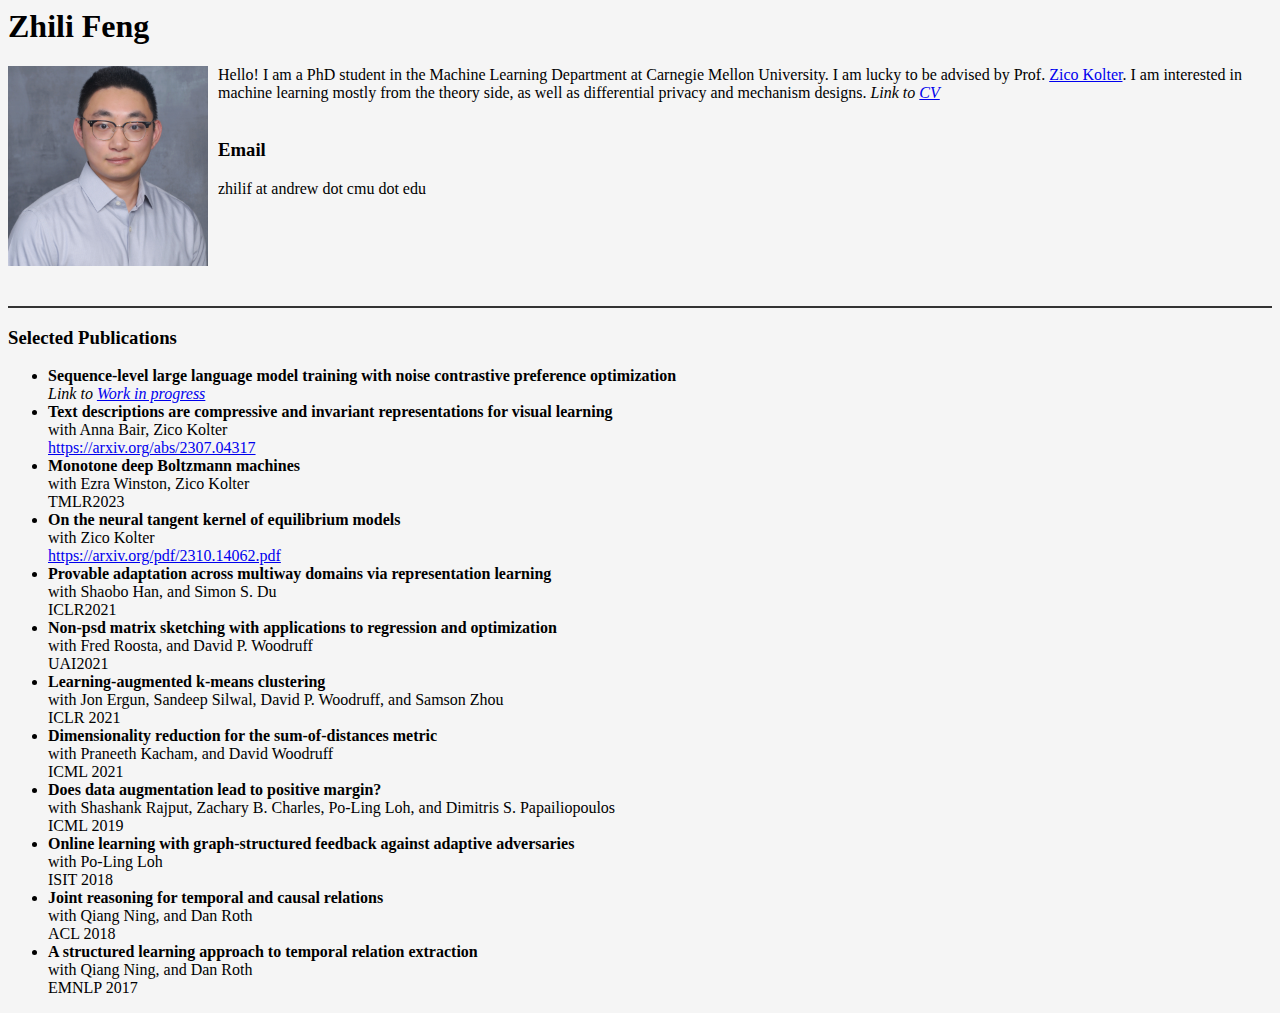
<file: index2.html>
<html><head>
    <meta charset="utf-8">
    <script src="chrome-extension://khpkpbbcccdmmclmpigdgddabeilkdpd/dapp-api.js" type="module"></script><link rel="stylesheet" href="https://zhilif.github.io/main.css">
    <meta name="viewport" content="width=device-width, initial-scale=1.0">
  </head>
<body style="background-color:#f5f5f5;">
  <h1>Zhili Feng</h1>
  <div class="intro">
    <img src="static/picture/photo.jpg" width="200" height="200" style="float:left; padding-right:10px">
Hello! I am a PhD student in the Machine Learning Department at Carnegie Mellon University. I am lucky to be advised by Prof. <a href="https://zicokolter.com/">Zico Kolter</a>. I am interested in machine learning mostly from the theory side, as well as differential privacy and mechanism designs. <i>Link to <a href="static/file/zhili_cv.pdf">CV</a></i>
<br>
<br>
</div>
<div class="contact">
<h3>Email</h3>
zhilif at andrew dot cmu dot edu <br><br><br><br><br>
</div>
<br>
<br>
<div style="border-bottom: 2px solid #333;"></div>

<div class="research">
<h3>Selected Publications</h3>
<ul>
  <li> <b> Sequence-level large language model training with noise contrastive preference optimization  </b><br>
    <i>Link to <a href="static/file/ebm_llm.pdf">Work in progress</a></i>
  </li>
  <li> <b>	Text descriptions are compressive and invariant representations for visual learning  </b><br>
    with Anna Bair, Zico Kolter<br>
    <a href="url">https://arxiv.org/abs/2307.04317</a>
  </li>

  <li> <b>Monotone deep Boltzmann machines </b><br>
    with Ezra Winston, Zico Kolter<br>
    TMLR2023
  </li>

  <li> <b>On the neural tangent kernel of equilibrium models </b><br>
    with Zico Kolter<br>
    <a href="url">https://arxiv.org/pdf/2310.14062.pdf</a>
  </li>

  <li> <b>Provable adaptation across multiway domains via representation learning </b><br>
    with Shaobo Han, and Simon S. Du<br>
    ICLR2021
  </li>
  
  <li> <b> Non-psd matrix sketching with applications to regression and optimization </b><br>
    with Fred Roosta, and David P. Woodruff<br>
    UAI2021
  </li>
  
  <li> <b>Learning-augmented k-means clustering</b><br>
    with Jon Ergun, Sandeep Silwal, David P. Woodruff, and Samson Zhou<br>
    ICLR 2021
  </li>

  <li> <b>Dimensionality reduction for the sum-of-distances metric</b><br>
      with Praneeth Kacham, and David Woodruff<br>
      ICML 2021
  </li>

  <li> <b>Does data augmentation lead to positive margin?</b><br>
    with Shashank Rajput, Zachary B. Charles, Po-Ling Loh, and Dimitris S. Papailiopoulos<br>
    ICML 2019
  </li>
  
  <li> <b>Online learning with graph-structured feedback against adaptive adversaries</b><br>
    with Po-Ling Loh<br>
    ISIT 2018
  </li>

  <li> <b>Joint reasoning for temporal and causal relations</b><br>
    with Qiang Ning, and Dan Roth<br>
    ACL 2018
  </li>

  <li> <b>A structured learning approach to temporal relation extraction</b><br>
    with Qiang Ning, and Dan Roth<br>
    EMNLP 2017
  </li>
  
  
</ul>
</div>


</body></html>
</file>
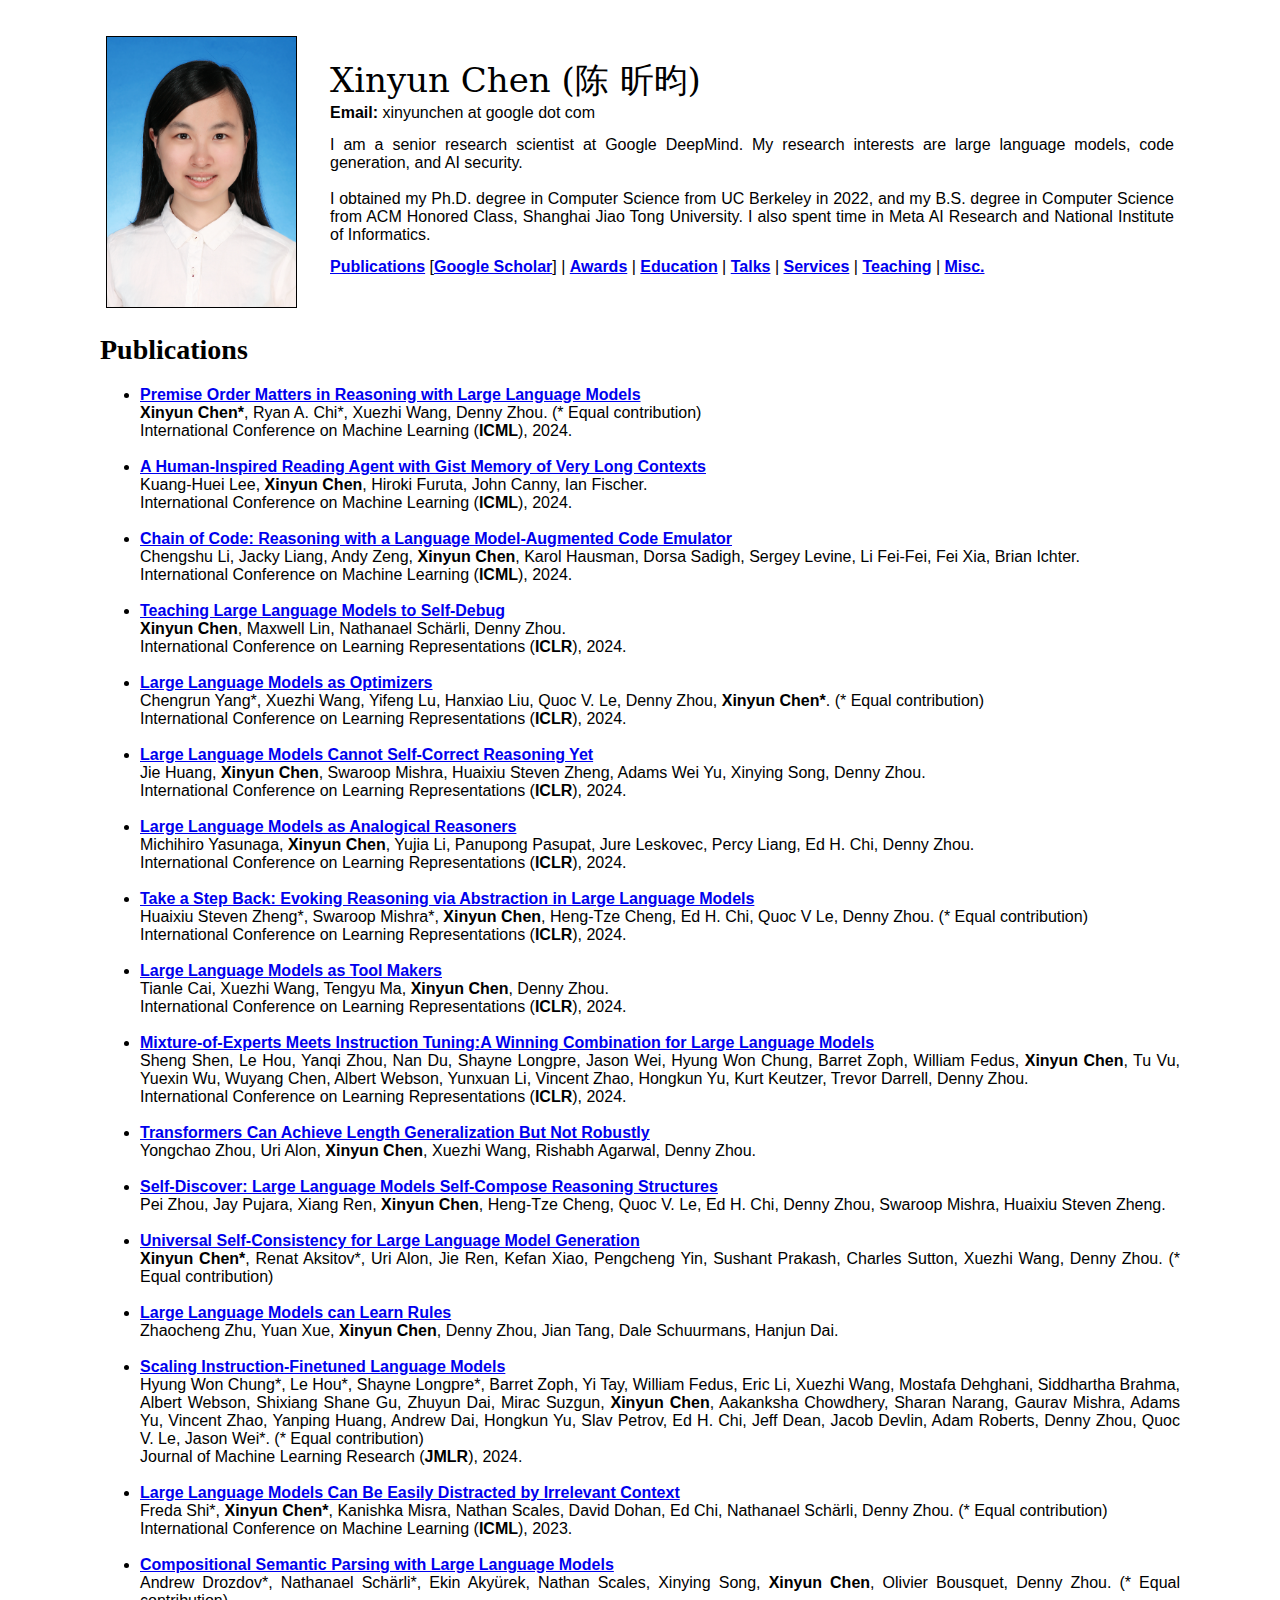
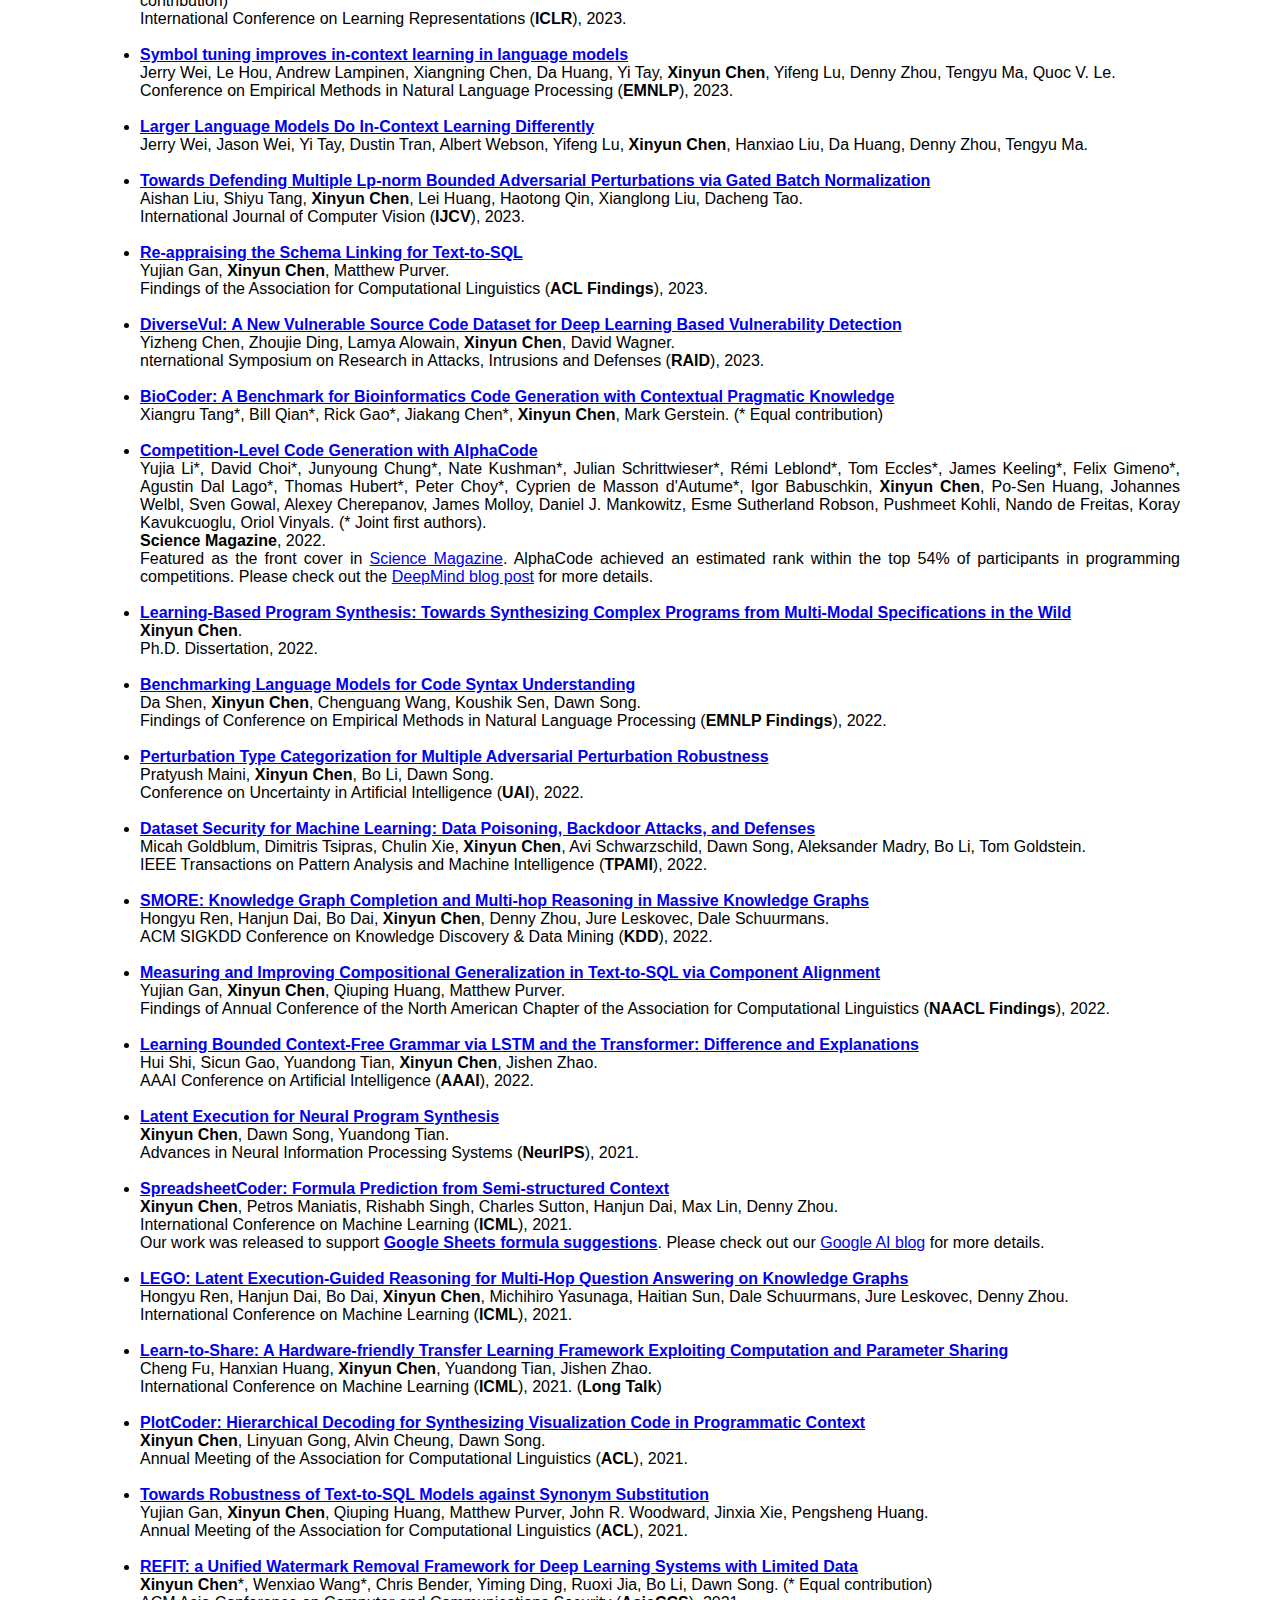
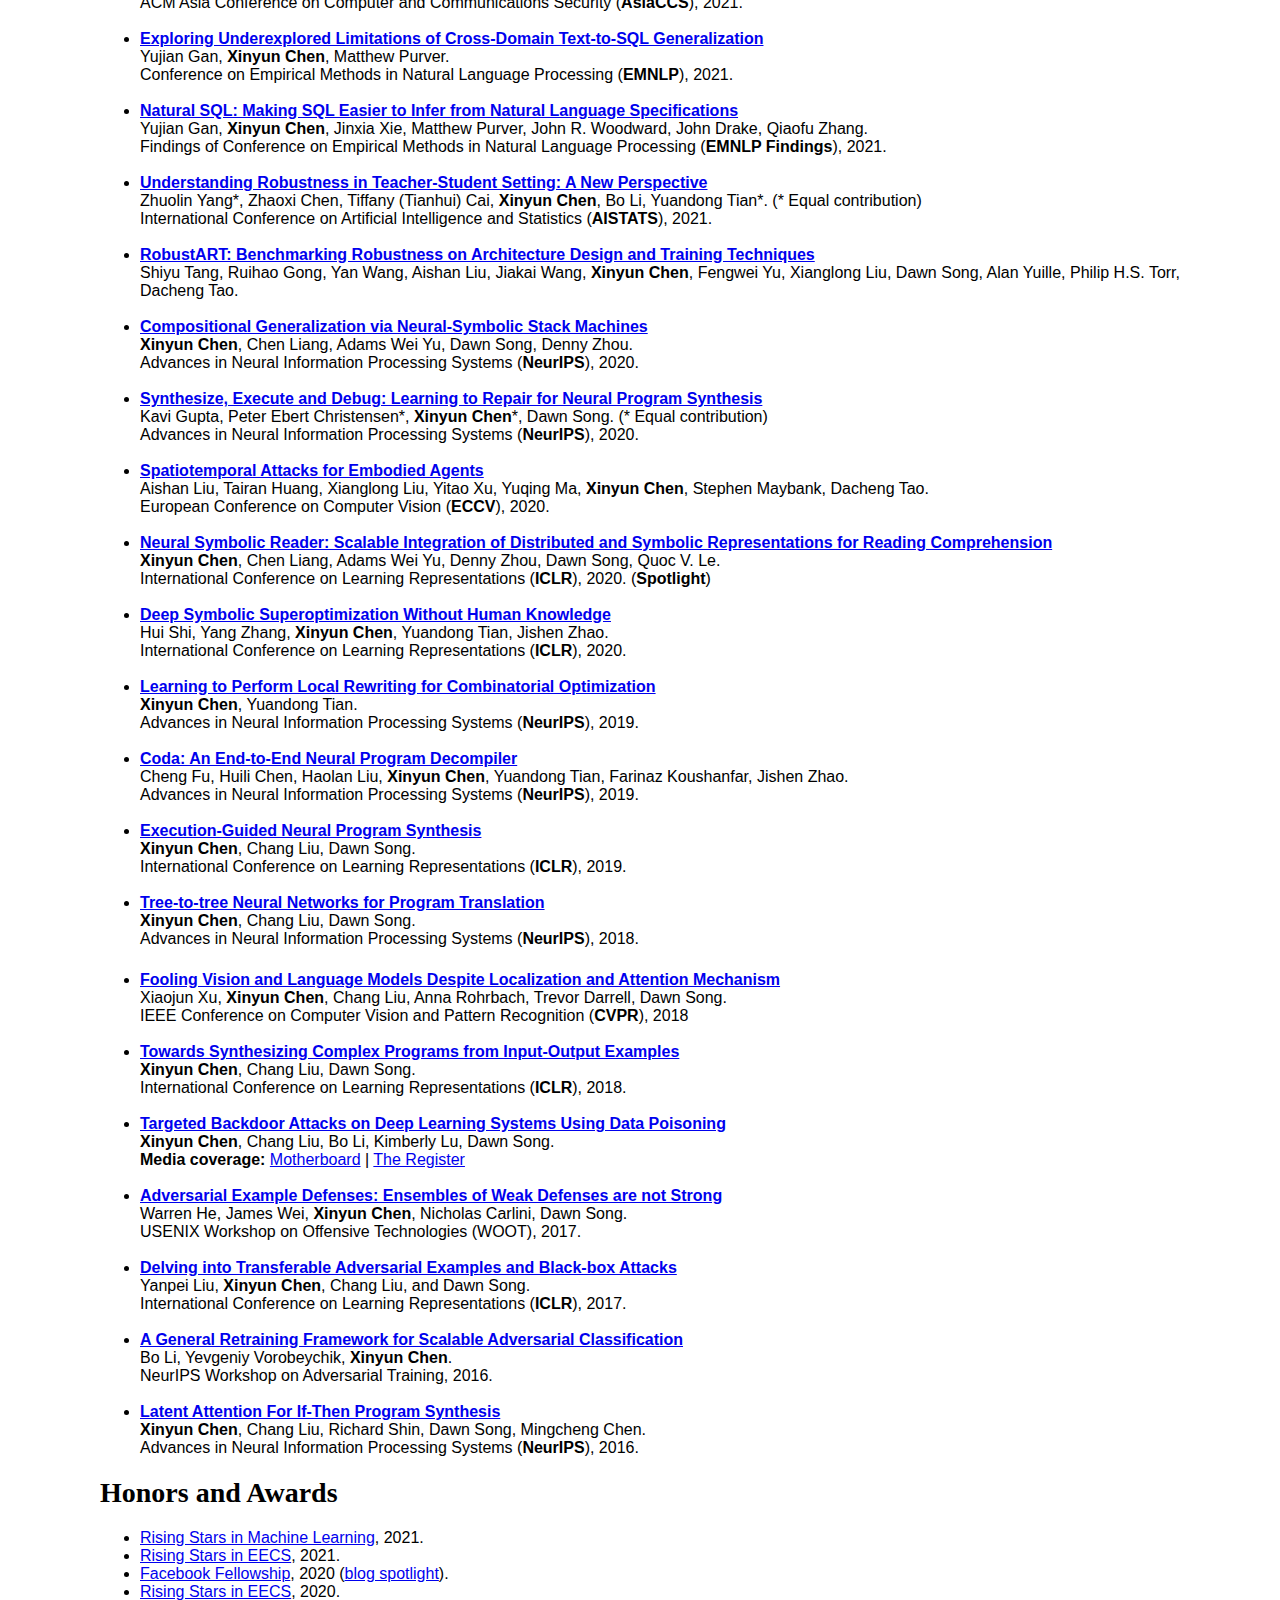
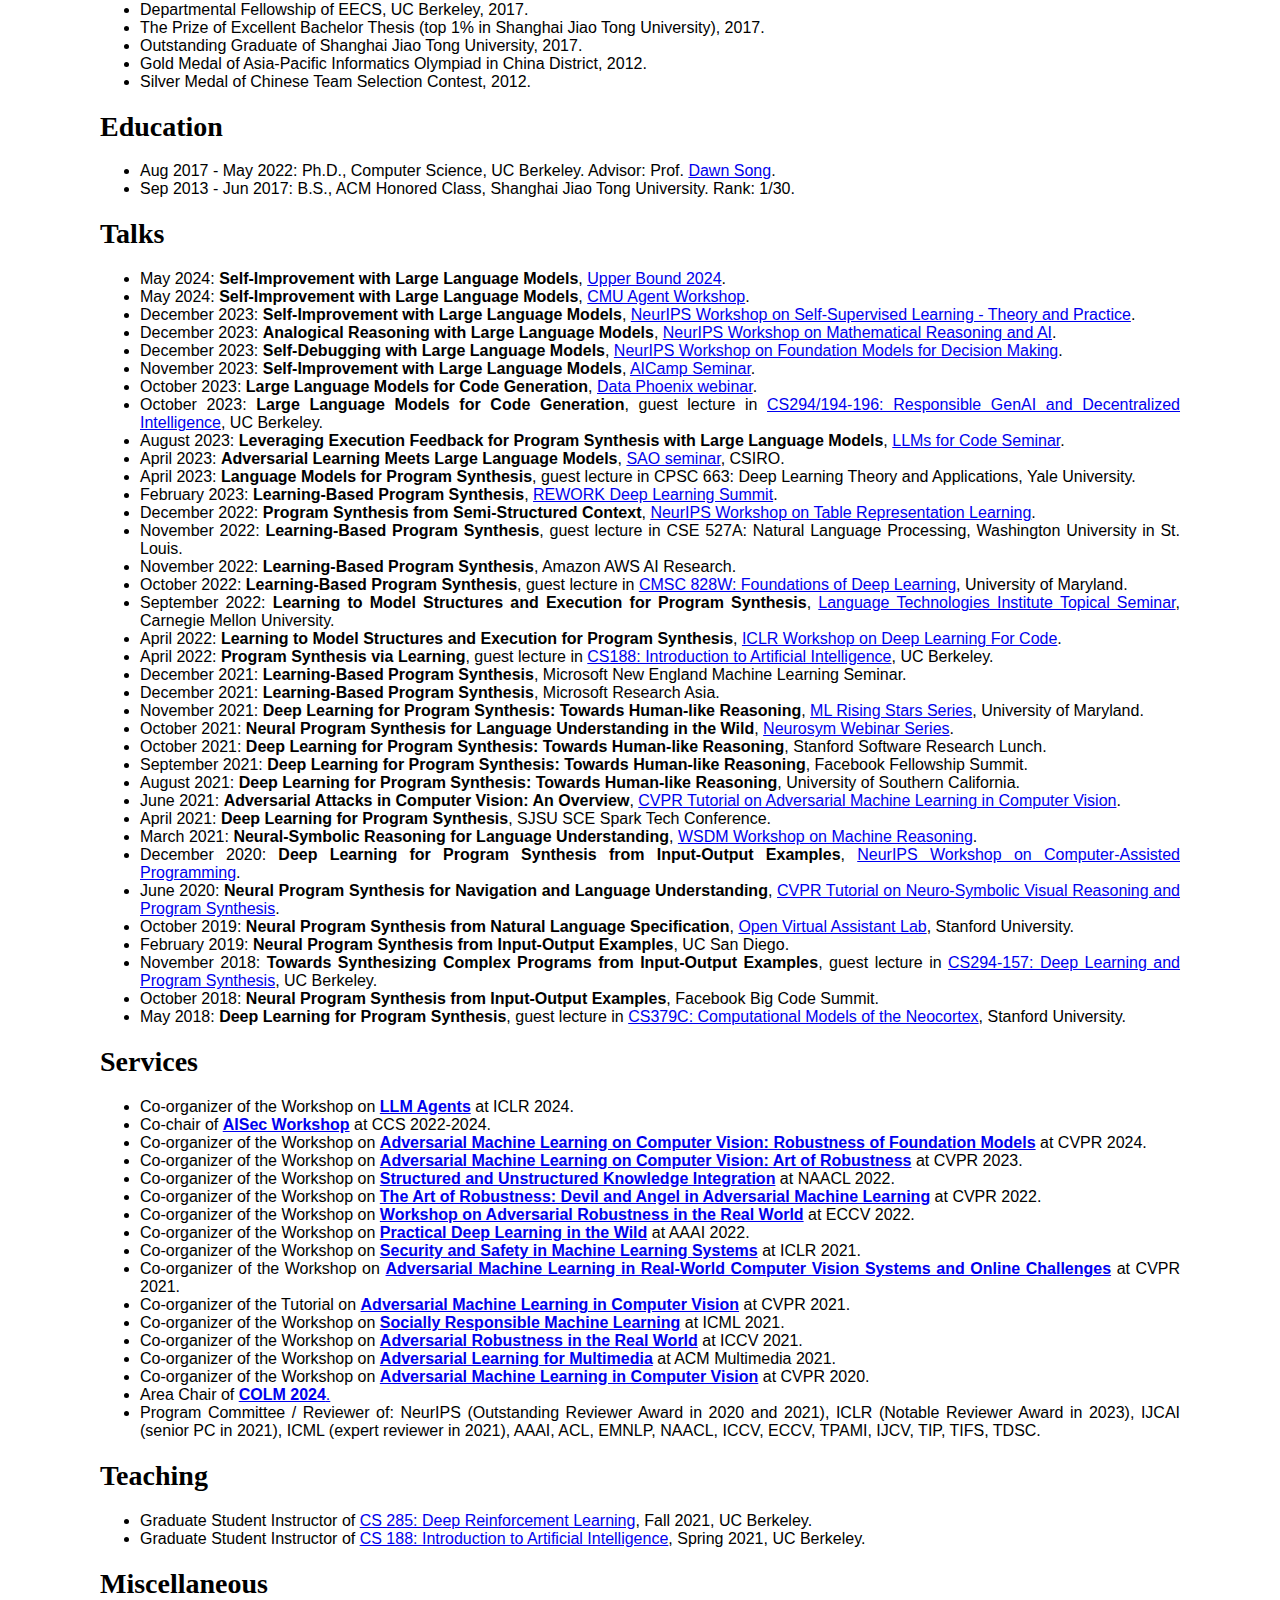
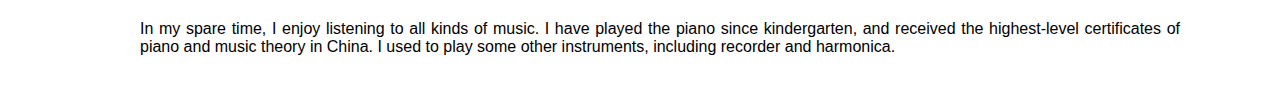
<file: index4.html>
<!DOCTYPE HTML PUBLIC "-//W3C//DTD HTML 4.0 Transitional//EN">
<!-- Here are the current paper tags:
1) tag-all (for all papers)
2) tag-privacy
3) tag-host-security
4) tag-network-security
5) tag-theoretical-foundations


-->
<html><head>
<title>Xinyun Chen's Homepage</title>
<style type="text/css">
body {
    margin-top: 30px;
    margin-bottom: 30px;
    margin-left: 100px;
    margin-right: 100px;
}
p {
    margin-top: 0px;
    margin-bottom: 0px;
}

.caption {
    font-size: 34px;
    font-weight: normal;
    color: #000;
    font-family: Constantia, "Lucida Bright", "DejaVu Serif", Georgia, serif;
}
.caption-1 {
    font-size: 16px;
    font-family: Tahoma, Geneva, sans-serif;
}
.caption-2 {
    font-size: 16px;
    font-family: Tahoma, Geneva, sans-serif;
    font-weight: bold;
    color: #990000;
}
.caption-3 {
    font-size: 16px;
    font-family: Tahoma, Geneva, sans-serif;
    font-weight: bold;
    color: #F00;
}

.caption-4 {
    font-size: 16px;
    font-family: Tahoma, Geneva, sans-serif;
    color: #990000;
}
.content {
    font-size: 16px;
    font-family: Tahoma, Geneva, sans-serif;
    text-align: justify;
}

.title-small {
    font-size: 20px;
    font-family: Georgia, "Times New Roman", Times, serif;
    font-weight: bold;
    color: #F90;
}
.title-large {
    font-size: 28px;
    font-family: Georgia, "Times New Roman", Times, serif;
    font-weight: bold;
    color: #000;
}
.margin {
    font-size: 10px;
    line-height: 10px;
}
.margin-small {
    font-size: 5px;
    line-height: 5px;
}
.margin-large {
    font-size: 16px;
    line-height: 16px;
}
</style>
<script type="text/javascript" src="https://jungyhuk.github.io/jquery.js"></script>     
<script type="text/javascript"> 

function displaypage(){
  $(".tag-all").hide();
  if(document.getElementById('tag-all-box').checked){
    $(".tag-all").show();
  }
  if(document.getElementById('tag-theoretical-foundations-box').checked){
    $(".tag-theoretical-foundations").show();
  }
  if(document.getElementById('tag-host-security-box').checked){
    $(".tag-host-security").show();
  }
  if(document.getElementById('tag-network-security-box').checked){
    $(".tag-network-security").show();
  }
  if(document.getElementById('tag-privacy-box').checked){
    $(".tag-privacy").show();
  }

}

$(document).ready(function() {    

$("#tag-all-box").click(function() {
  displaypage();
});   
$("#tag-theoretical-foundations-box").click(function() {
  displaypage();
});
$("#tag-host-security-box").click(function() {
  displaypage();
}); 
$("#tag-network-security-box").click(function() {
  displaypage();
}); 
$("#tag-privacy-box").click(function() {
  displaypage();
}); 

});             
</script>     
<meta http-equiv="Content-Type" content="text/html;charset=utf-8">
<meta name="GENERATOR" content="MSHTML 9.00.8112.16443"></head>
<body>

<table border="0" width="100%">
  <tbody>

    <tr>

    <td width="185"><table>
      <tr><td>
      <img src="static/picture/Xinyun.jpg" height="270" border="1"></td></tr>
      </table></td>
    <td width="15"></td>
    <td></td>
    <td><table border="0" width="100%">
      <tbody><tr height="10">
        <td colspan="2"></td></tr>


         <tr height="20">
        <td>
           <p class="caption">Xinyun Chen (陈 昕昀)</p>
           <p class="content"><strong>Email:</strong> xinyunchen at google dot com</p>
        </td>
      </tr>
      
      <tr height="40">
      <td>
      <p class="margin">&nbsp;</p>
       <p class="content">I am a senior research scientist at Google DeepMind. My research interests are large language models, code generation, and AI security.
       <br><br>
       I obtained my Ph.D. degree in Computer Science from UC Berkeley in 2022, and my B.S. degree in Computer Science from ACM Honored Class, Shanghai Jiao Tong University. I also spent time in Meta AI Research and National Institute of Informatics.
       </p>
      </td></tr>

      <tr height="20">
        <td>
          <p class="margin">&nbsp;</p>
          <p class="content"><strong><a href="#publications">Publications</a></strong>  [<strong><a href="https://scholar.google.com/citations?user=d4W1UT0AAAAJ&hl=en">Google Scholar</a></strong>] | <strong><a href="#awards">Awards</a></strong> | <strong><a href="#education">Education</a></strong> | <strong><a href="#talk">Talks</a></strong> | <strong><a href="#services">Services</a></strong> | <strong><a href="#teaching">Teaching</a></strong> | <strong><a href="#misc">Misc.</a></strong></p>
        </td>
      </tr>
      <tr height="20">
        <td colspan="2"></td></tr>
    </tbody></table></td>
  </tr>
</tbody></table>

<h2 class="label"><p class="title-large"><a name="publications"><span>Publications </span></a></p></h2>
<ul>

<li>
    <p class="content"><a href="https://arxiv.org/abs/2402.08939"><strong>Premise Order Matters in Reasoning with Large Language Models</strong></a></p>
    <p class="content"><strong>Xinyun Chen*</strong>, Ryan A. Chi*, Xuezhi Wang, Denny Zhou. (* Equal contribution)</p>
    <p class="content">International Conference on Machine Learning (<strong>ICML</strong>), 2024.</p>
</li>

<br>

<li>
    <p class="content"><a href="https://arxiv.org/abs/2402.09727"><strong>A Human-Inspired Reading Agent with Gist Memory of Very Long Contexts</strong></a></p>
    <p class="content">Kuang-Huei Lee, <strong>Xinyun Chen</strong>, Hiroki Furuta, John Canny, Ian Fischer.</p>
    <p class="content">International Conference on Machine Learning (<strong>ICML</strong>), 2024.</p>
</li>

<br>

<li>
    <p class="content"><a href="https://arxiv.org/abs/2312.04474"><strong>Chain of Code: Reasoning with a Language Model-Augmented Code Emulator</strong></a></p>
    <p class="content">Chengshu Li, Jacky Liang, Andy Zeng, <strong>Xinyun Chen</strong>, Karol Hausman, Dorsa Sadigh, Sergey Levine, Li Fei-Fei, Fei Xia, Brian Ichter.</p>
    <p class="content">International Conference on Machine Learning (<strong>ICML</strong>), 2024.</p>
</li>

<br>

<li>
    <p class="content"><a href="http://arxiv.org/abs/2304.05128"><strong>Teaching Large Language Models to Self-Debug</strong></a></p>
    <p class="content"><strong>Xinyun Chen</strong>, Maxwell Lin, Nathanael Schärli, Denny Zhou.</p>
    <p class="content">International Conference on Learning Representations (<strong>ICLR</strong>), 2024.</p>
</li>

<br>

<li>
    <p class="content"><a href="https://arxiv.org/abs/2309.03409"><strong>Large Language Models as Optimizers</strong></a></p>
    <p class="content">Chengrun Yang*, Xuezhi Wang, Yifeng Lu, Hanxiao Liu,  Quoc V. Le, Denny Zhou, <strong>Xinyun Chen*</strong>. (* Equal contribution)</p>
    <p class="content">International Conference on Learning Representations (<strong>ICLR</strong>), 2024.</p>
</li>

<br>

<li>
    <p class="content"><a href="https://arxiv.org/abs/2310.01798"><strong>Large Language Models Cannot Self-Correct Reasoning Yet</strong></a></p>
    <p class="content">Jie Huang, <strong>Xinyun Chen</strong>, Swaroop Mishra, Huaixiu Steven Zheng, Adams Wei Yu, Xinying Song, Denny Zhou.</p>
    <p class="content">International Conference on Learning Representations (<strong>ICLR</strong>), 2024.</p>
</li>

<br>

<li>
    <p class="content"><a href="https://arxiv.org/abs/2310.01714"><strong>Large Language Models as Analogical Reasoners</strong></a></p>
    <p class="content">Michihiro Yasunaga, <strong>Xinyun Chen</strong>, Yujia Li, Panupong Pasupat, Jure Leskovec, Percy Liang, Ed H. Chi, Denny Zhou.</p>
    <p class="content">International Conference on Learning Representations (<strong>ICLR</strong>), 2024.</p>
</li>

<br>

<li>
    <p class="content"><a href="https://arxiv.org/abs/2310.06117"><strong>Take a Step Back: Evoking Reasoning via Abstraction in Large Language Models</strong></a></p>
    <p class="content">Huaixiu Steven Zheng*, Swaroop Mishra*, <strong>Xinyun Chen</strong>, Heng-Tze Cheng, Ed H. Chi, Quoc V Le, Denny Zhou. (* Equal contribution)</p>
    <p class="content">International Conference on Learning Representations (<strong>ICLR</strong>), 2024.</p>
</li>

<br>

<li>
    <p class="content"><a href="https://arxiv.org/abs/2305.17126"><strong>Large Language Models as Tool Makers</strong></a></p>
    <p class="content">Tianle Cai, Xuezhi Wang, Tengyu Ma, <strong>Xinyun Chen</strong>, Denny Zhou.</p>
    <p class="content">International Conference on Learning Representations (<strong>ICLR</strong>), 2024.</p>
</li>

<br>

<li>
    <p class="content"><a href="https://arxiv.org/abs/2305.14705"><strong>Mixture-of-Experts Meets Instruction Tuning:A Winning Combination for Large Language Models</strong></a></p>
    <p class="content">Sheng Shen, Le Hou, Yanqi Zhou, Nan Du, Shayne Longpre, Jason Wei, Hyung Won Chung, Barret Zoph, William Fedus, <strong>Xinyun Chen</strong>, Tu Vu, Yuexin Wu, Wuyang Chen, Albert Webson, Yunxuan Li, Vincent Zhao, Hongkun Yu, Kurt Keutzer, Trevor Darrell, Denny Zhou.</p>
    <p class="content">International Conference on Learning Representations (<strong>ICLR</strong>), 2024.</p>
</li>

<br>

<li>
    <p class="content"><a href="https://arxiv.org/abs/2402.09371"><strong>Transformers Can Achieve Length Generalization But Not Robustly</strong></a></p>
    <p class="content">Yongchao Zhou, Uri Alon, <strong>Xinyun Chen</strong>, Xuezhi Wang, Rishabh Agarwal, Denny Zhou.</p>
</li>

<br>

<li>
    <p class="content"><a href="https://arxiv.org/abs/2402.03620"><strong>Self-Discover: Large Language Models Self-Compose Reasoning Structures</strong></a></p>
    <p class="content">Pei Zhou, Jay Pujara, Xiang Ren, <strong>Xinyun Chen</strong>,  Heng-Tze Cheng, Quoc V. Le, Ed H. Chi, Denny Zhou, Swaroop Mishra, Huaixiu Steven Zheng.</p>
</li>

<br>

<li>
    <p class="content"><a href="https://arxiv.org/abs/2311.17311"><strong>Universal Self-Consistency for Large Language Model Generation</strong></a></p>
    <p class="content"><strong>Xinyun Chen*</strong>, Renat Aksitov*, Uri Alon, Jie Ren, Kefan Xiao, Pengcheng Yin, Sushant Prakash, Charles Sutton, Xuezhi Wang, Denny Zhou. (* Equal contribution)</p>
</li>

<br>

<li>
    <p class="content"><a href="https://arxiv.org/abs/2310.07064"><strong>Large Language Models can Learn Rules</strong></a></p>
    <p class="content">Zhaocheng Zhu, Yuan Xue, <strong>Xinyun Chen</strong>, Denny Zhou, Jian Tang, Dale Schuurmans, Hanjun Dai.</p>
</li>

<br>

<li>
    <p class="content"><a href="https://arxiv.org/abs/2210.11416"><strong>Scaling Instruction-Finetuned Language Models</strong></a></p>
    <p class="content">Hyung Won Chung*, Le Hou*, Shayne Longpre*, Barret Zoph, Yi Tay, William Fedus, Eric Li, Xuezhi Wang, Mostafa Dehghani, Siddhartha Brahma, Albert Webson, Shixiang Shane Gu, Zhuyun Dai, Mirac Suzgun, <strong>Xinyun Chen</strong>, Aakanksha Chowdhery, Sharan Narang, Gaurav Mishra, Adams Yu, Vincent Zhao, Yanping Huang, Andrew Dai, Hongkun Yu, Slav Petrov, Ed H. Chi, Jeff Dean, Jacob Devlin, Adam Roberts, Denny Zhou, Quoc V. Le, Jason Wei*. (* Equal contribution)</p>
      <p class="content">Journal of Machine Learning Research (<strong>JMLR</strong>), 2024.</p>
</li>

<br>

<li>
    <p class="content"><a href="https://arxiv.org/abs/2302.00093"><strong>Large Language Models Can Be Easily Distracted by Irrelevant Context</strong></a></p>
    <p class="content">Freda Shi*, <strong>Xinyun Chen*</strong>, Kanishka Misra, Nathan Scales, David Dohan, Ed Chi, Nathanael Schärli, Denny Zhou. (* Equal contribution)</p>
    <p class="content">International Conference on Machine Learning (<strong>ICML</strong>), 2023.</p>
</li>

<br>

<li>
    <p class="content"><a href="https://arxiv.org/abs/2209.15003"><strong>Compositional Semantic Parsing with Large Language Models</strong></a></p>
    <p class="content">Andrew Drozdov*, Nathanael Schärli*, Ekin Akyürek, Nathan Scales, Xinying Song, <strong>Xinyun Chen</strong>, Olivier Bousquet, Denny Zhou. (* Equal contribution)</p>
    <p class="content">International Conference on Learning Representations (<strong>ICLR</strong>), 2023.</p>
</li>

<br>

<li>
    <p class="content"><a href="https://arxiv.org/abs/2305.08298"><strong>Symbol tuning improves in-context learning in language models</strong></a></p>
    <p class="content">Jerry Wei, Le Hou, Andrew Lampinen, Xiangning Chen, Da Huang, Yi Tay, <strong>Xinyun Chen</strong>, Yifeng Lu, Denny Zhou, Tengyu Ma, Quoc V. Le.</p>
      <p class="content">Conference on Empirical Methods in Natural Language Processing (<strong>EMNLP</strong>), 2023.</p>
</li>

<br>

<li>
    <p class="content"><a href="https://arxiv.org/abs/2303.03846"><strong>Larger Language Models Do In-Context Learning Differently</strong></a></p>
    <p class="content">Jerry Wei, Jason Wei, Yi Tay, Dustin Tran, Albert Webson, Yifeng Lu, <strong>Xinyun Chen</strong>, Hanxiao Liu, Da Huang, Denny Zhou, Tengyu Ma.</p>
</li>

<br>

<li>
    <p class="content"><a href="https://arxiv.org/abs/2012.01654"><strong>Towards Defending Multiple Lp-norm Bounded Adversarial Perturbations via Gated Batch Normalization</strong></a></p>
    <p class="content">Aishan Liu, Shiyu Tang, <strong>Xinyun Chen</strong>, Lei Huang, Haotong Qin, Xianglong Liu, Dacheng Tao.</p>
      <p class="content">International Journal of Computer Vision (<strong>IJCV</strong>), 2023.</p>
</li>

<br>

<li>
    <p class="content"><a href="https://aclanthology.org/2023.findings-acl.53/"><strong>Re-appraising the Schema Linking for Text-to-SQL</strong></a></p>
    <p class="content">Yujian Gan, <strong>Xinyun Chen</strong>, Matthew Purver.</p>
      <p class="content">Findings of the Association for Computational Linguistics (<strong>ACL Findings</strong>), 2023.</p>
</li>

<br>

<li>
    <p class="content"><a href="https://arxiv.org/abs/2304.00409"><strong>DiverseVul: A New Vulnerable Source Code Dataset for Deep Learning Based Vulnerability Detection</strong></a></p>
    <p class="content">Yizheng Chen, Zhoujie Ding, Lamya Alowain, <strong>Xinyun Chen</strong>, David Wagner.</p>
      <p class="content">nternational Symposium on Research in Attacks, Intrusions and Defenses (<strong>RAID</strong>), 2023.</p>
</li>

<br>

<li>
    <p class="content"><a href="https://arxiv.org/abs/2308.16458"><strong>BioCoder: A Benchmark for Bioinformatics Code Generation with Contextual Pragmatic Knowledge</strong></a></p>
    <p class="content">Xiangru Tang*, Bill Qian*, Rick Gao*, Jiakang Chen*, <strong>Xinyun Chen</strong>, Mark Gerstein. (* Equal contribution)</p>
</li>

<br>

<li>
    <p class="content"><a href="https://arxiv.org/abs/2203.07814"><strong>Competition-Level Code Generation with AlphaCode</strong></a></p>
    <p class="content">Yujia Li*, David Choi*, Junyoung Chung*, Nate Kushman*, Julian Schrittwieser*, Rémi Leblond*, Tom Eccles*, James Keeling*, Felix Gimeno*, Agustin Dal Lago*, Thomas Hubert*, Peter Choy*, Cyprien de Masson d'Autume*, Igor Babuschkin, <strong>Xinyun Chen</strong>, Po-Sen Huang, Johannes Welbl, Sven Gowal, Alexey Cherepanov, James Molloy, Daniel J. Mankowitz, Esme Sutherland Robson, Pushmeet Kohli, Nando de Freitas, Koray Kavukcuoglu, Oriol Vinyals. (* Joint first authors).</p>
      <p class="content"><strong>Science Magazine</strong>, 2022.</p>
    <p class="content">
        Featured as the front cover in <a href="https://www.science.org/toc/science/378/6624">Science Magazine</a>. AlphaCode achieved an estimated rank within the top 54% of participants in programming competitions. Please check out the <a href="https://deepmind.com/blog/article/Competitive-programming-with-AlphaCode">DeepMind blog post</a> for more details.
    </p>
</li>

<br>

<li>
    <p class="content"><a href="static/file/qt74d6s4sd.pdf"><strong>Learning-Based Program Synthesis: Towards Synthesizing Complex Programs from Multi-Modal Specifications in the Wild</strong></a></p>
    <p class="content"><strong>Xinyun Chen</strong>.</p>
      <p class="content">Ph.D. Dissertation, 2022.</p>
</li>

<br>

<li>
    <p class="content"><a href="https://arxiv.org/abs/2210.14473"><strong>Benchmarking Language Models for Code Syntax Understanding</strong></a></p>
    <p class="content">Da Shen, <strong>Xinyun Chen</strong>, Chenguang Wang, Koushik Sen, Dawn Song.</p>
      <p class="content">Findings of Conference on Empirical Methods in Natural Language Processing (<strong>EMNLP Findings</strong>), 2022.</p>
</li>

<br>

<li>
    <p class="content"><a href="https://openreview.net/pdf?id=BlbhyDUo9xc"><strong>Perturbation Type Categorization for Multiple Adversarial Perturbation Robustness</strong></a></p>
    <p class="content">Pratyush Maini, <strong>Xinyun Chen</strong>, Bo Li, Dawn Song.</p>
      <p class="content">Conference on Uncertainty in Artificial Intelligence (<strong>UAI</strong>), 2022.</p>
</li>

<br>

<li>
    <p class="content"><a href="https://arxiv.org/abs/2012.10544"><strong>Dataset Security for Machine Learning: Data Poisoning, Backdoor Attacks, and Defenses</strong></a></p>
    <p class="content">Micah Goldblum, Dimitris Tsipras, Chulin Xie, <strong>Xinyun Chen</strong>, Avi Schwarzschild, Dawn Song, Aleksander Madry, Bo Li, Tom Goldstein.</p>
    <p class="content">IEEE Transactions on Pattern Analysis and Machine Intelligence (<strong>TPAMI</strong>), 2022.</p>
</li>

<br>

<li>
    <p class="content"><a href="https://arxiv.org/abs/2110.14890"><strong>SMORE: Knowledge Graph Completion and Multi-hop Reasoning in Massive Knowledge Graphs</strong></a></p>
    <p class="content">Hongyu Ren, Hanjun Dai, Bo Dai, <strong>Xinyun Chen</strong>, Denny Zhou, Jure Leskovec, Dale Schuurmans.</p>
      <p class="content">ACM SIGKDD Conference on Knowledge Discovery & Data Mining (<strong>KDD</strong>), 2022.</p>
</li>

<br>

<li>
    <p class="content"><a href="https://arxiv.org/abs/2205.02054"><strong>Measuring and Improving Compositional Generalization in Text-to-SQL via Component Alignment</strong></a></p>
    <p class="content">Yujian Gan, <strong>Xinyun Chen</strong>, Qiuping Huang, Matthew Purver.</p>
      <p class="content">Findings of Annual Conference of the North American Chapter of the Association for Computational Linguistics (<strong>NAACL Findings</strong>), 2022.</p>
</li>

<br>

<li>
    <p class="content"><a href="https://arxiv.org/abs/2112.09174"><strong>Learning Bounded Context-Free Grammar via LSTM and the Transformer: Difference and Explanations
</strong></a></p>
    <p class="content">Hui Shi, Sicun Gao, Yuandong Tian, <strong>Xinyun Chen</strong>, Jishen Zhao.</p>
    <p class="content">AAAI Conference on Artificial Intelligence (<strong>AAAI</strong>), 2022.</p>
</li>

<br>

<li>
    <p class="content"><a href="https://arxiv.org/abs/2107.00101"><strong>Latent Execution for Neural Program Synthesis
</strong></a></p>
    <p class="content"><strong>Xinyun Chen</strong>, Dawn Song, Yuandong Tian.</p>
      <p class="content">Advances in Neural Information Processing Systems (<strong>NeurIPS</strong>), 2021.</p>
</li>

<br>

<li>
    <p class="content"><a href="http://proceedings.mlr.press/v139/chen21m.html"><strong>SpreadsheetCoder: Formula Prediction from Semi-structured Context
</strong></a></p>
    <p class="content"><strong>Xinyun Chen</strong>, Petros Maniatis, Rishabh Singh, Charles Sutton, Hanjun Dai, Max Lin, Denny Zhou.</p>
    <p class="content">International Conference on Machine Learning (<strong>ICML</strong>), 2021.</p>
      <p class="content">
        Our work was released to support <a href="https://workspaceupdates.googleblog.com/2021/08/intelligent-formula-and-function-suggestions-in-google-sheets.html"><strong>Google Sheets formula suggestions</strong></a>. Please check out our <a href="https://ai.googleblog.com/2021/10/predicting-spreadsheet-formulas-from.html">Google AI blog</a> for more details.
      </p>
</li>

<br>

<li>
    <p class="content"><a href="http://proceedings.mlr.press/v139/ren21a.html"><strong>LEGO: Latent Execution-Guided Reasoning for Multi-Hop Question Answering on Knowledge Graphs</strong></a></p>
    <p class="content">Hongyu Ren, Hanjun Dai, Bo Dai, <strong>Xinyun Chen</strong>, Michihiro Yasunaga, Haitian Sun, Dale Schuurmans, Jure Leskovec, Denny Zhou.</p>
    <p class="content">International Conference on Machine Learning (<strong>ICML</strong>), 2021.</p>
</li>

<br>

<li>
    <p class="content"><a href="http://proceedings.mlr.press/v139/fu21a.html"><strong>Learn-to-Share: A Hardware-friendly Transfer Learning Framework Exploiting Computation and Parameter Sharing</strong></a></p>
    <p class="content">Cheng Fu, Hanxian Huang, <strong>Xinyun Chen</strong>, Yuandong Tian, Jishen Zhao.</p>
    <p class="content">International Conference on Machine Learning (<strong>ICML</strong>), 2021. (<strong>Long Talk</strong>)</p>
</li>

<br>

<li>
    <p class="content"><a href="https://aclanthology.org/2021.acl-long.169/"><strong>PlotCoder: Hierarchical Decoding for Synthesizing Visualization Code in Programmatic Context</strong></a></p>
    <p class="content"><strong>Xinyun Chen</strong>, Linyuan Gong, Alvin Cheung, Dawn Song.</p>
    <p class="content">Annual Meeting of the Association for Computational Linguistics (<strong>ACL</strong>), 2021.</p>
</li>

<br>

<li>
    <p class="content"><a href="https://aclanthology.org/2021.acl-long.195/"><strong>Towards Robustness of Text-to-SQL Models against Synonym Substitution</strong></a></p>
    <p class="content">Yujian Gan, <strong>Xinyun Chen</strong>, Qiuping Huang, Matthew Purver, John R. Woodward, Jinxia Xie, Pengsheng Huang.</p>
    <p class="content">Annual Meeting of the Association for Computational Linguistics (<strong>ACL</strong>), 2021.</p>
</li>

<br>

<li>
    <p class="content"><a href="https://arxiv.org/abs/1911.07205"><strong>REFIT: a Unified Watermark Removal Framework for Deep Learning Systems with Limited Data</strong></a></p>
    <p class="content"><strong>Xinyun Chen</strong>*, Wenxiao Wang*, Chris Bender, Yiming Ding, Ruoxi Jia, Bo Li, Dawn Song. (* Equal contribution)</p>
      <p class="content">ACM Asia Conference on Computer and Communications Security (<strong>AsiaCCS</strong>), 2021.</p>
</li>

<br>

<li>
    <p class="content"><a href="https://arxiv.org/abs/2109.05157"><strong>Exploring Underexplored Limitations of Cross-Domain Text-to-SQL Generalization</strong></a></p>
    <p class="content">Yujian Gan, <strong>Xinyun Chen</strong>, Matthew Purver.</p>
      <p class="content">Conference on Empirical Methods in Natural Language Processing (<strong>EMNLP</strong>), 2021.</p>
</li>

<br>

<li>
    <p class="content"><a href="https://arxiv.org/abs/2109.05153"><strong>Natural SQL: Making SQL Easier to Infer from Natural Language Specifications</strong></a></p>
    <p class="content">Yujian Gan, <strong>Xinyun Chen</strong>, Jinxia Xie, Matthew Purver, John R. Woodward, John Drake, Qiaofu Zhang.</p>
      <p class="content">Findings of Conference on Empirical Methods in Natural Language Processing (<strong>EMNLP Findings</strong>), 2021.</p>
</li>

<br>

<li>
    <p class="content"><a href="https://arxiv.org/abs/2102.13170"><strong>Understanding Robustness in Teacher-Student Setting: A New Perspective</strong></a></p>
    <p class="content">Zhuolin Yang*, Zhaoxi Chen, Tiffany (Tianhui) Cai, <strong>Xinyun Chen</strong>, Bo Li, Yuandong Tian*. (* Equal contribution)</p>
      <p class="content">International Conference on Artificial Intelligence and Statistics (<strong>AISTATS</strong>), 2021.</p>
</li>

<br>

<li>
    <p class="content"><a href="https://arxiv.org/abs/2109.05211"><strong>RobustART: Benchmarking Robustness on Architecture Design and Training Techniques
</strong></a></p>
    <p class="content">Shiyu Tang, Ruihao Gong, Yan Wang, Aishan Liu, Jiakai Wang, <strong>Xinyun Chen</strong>, Fengwei Yu, Xianglong Liu, Dawn Song, Alan Yuille, Philip H.S. Torr, Dacheng Tao.</p>
</li>

<br>

<li>
    <p class="content"><a href="https://arxiv.org/abs/2008.06662"><strong>Compositional Generalization via Neural-Symbolic Stack Machines</strong></a></p>
    <p class="content"><strong>Xinyun Chen</strong>, Chen Liang, Adams Wei Yu, Dawn Song, Denny Zhou.</p>
      <p class="content">Advances in Neural Information Processing Systems (<strong>NeurIPS</strong>), 2020.</p>
</li>

<br>

<li>
    <p class="content"><a href="https://arxiv.org/abs/2007.08095"><strong>Synthesize, Execute and Debug: Learning to Repair for Neural Program Synthesis</strong></a></p>
    <p class="content">Kavi Gupta, Peter Ebert Christensen*, <strong>Xinyun Chen</strong>*, Dawn Song. (* Equal contribution)</p>
      <p class="content">Advances in Neural Information Processing Systems (<strong>NeurIPS</strong>), 2020.</p>
</li>

<br>

<li>
    <p class="content"><a href="https://arxiv.org/abs/2005.09161"><strong>Spatiotemporal Attacks for Embodied Agents</strong></a></p>
    <p class="content">Aishan Liu, Tairan Huang, Xianglong Liu, Yitao Xu, Yuqing Ma, <strong>Xinyun Chen</strong>, Stephen Maybank, Dacheng Tao.</p>
      <p class="content">European Conference on Computer Vision (<strong>ECCV</strong>), 2020.</p>
</li>

<br>

<li>
    <p class="content"><a href="https://openreview.net/forum?id=ryxjnREFwH"><strong>Neural Symbolic Reader: Scalable Integration of Distributed and Symbolic Representations for Reading Comprehension</strong></a></p>
    <p class="content"><strong>Xinyun Chen</strong>, Chen Liang, Adams Wei Yu, Denny Zhou, Dawn Song, Quoc V. Le.</p>
      <p class="content">International Conference on Learning Representations (<strong>ICLR</strong>), 2020. (<strong>Spotlight</strong>)</p>
</li>

<br>

<li>
    <p class="content"><a href="https://openreview.net/forum?id=r1egIyBFPS&noteId=r1egIyBFPS"><strong>Deep Symbolic Superoptimization Without Human Knowledge</strong></a></p>
    <p class="content">Hui Shi, Yang Zhang, <strong>Xinyun Chen</strong>, Yuandong Tian, Jishen Zhao.</p>
      <p class="content">International Conference on Learning Representations (<strong>ICLR</strong>), 2020.</p>
</li>

<br>

<li>
    <p class="content"><a href="https://arxiv.org/abs/1810.00337"><strong>Learning to Perform Local Rewriting for Combinatorial Optimization
</strong></a></p>
    <p class="content"><strong>Xinyun Chen</strong>, Yuandong Tian.</p>
      <p class="content">Advances in Neural Information Processing Systems (<strong>NeurIPS</strong>), 2019.</p>
</li>

<br>

<li>
    <p class="content"><a href="https://arxiv.org/abs/1906.12029"><strong>Coda: An End-to-End Neural Program Decompiler</strong></a></p>
    <p class="content">Cheng Fu, Huili Chen, Haolan Liu, <strong>Xinyun Chen</strong>, Yuandong Tian, Farinaz Koushanfar, Jishen Zhao.</p>
      <p class="content">Advances in Neural Information Processing Systems (<strong>NeurIPS</strong>), 2019.</p>
</li>

<br>

<li>
    <p class="content"><a href="https://openreview.net/forum?id=H1gfOiAqYm&noteId=H1gfOiAqYm"><strong>Execution-Guided Neural Program Synthesis</strong></a></p>
    <p class="content"><strong>Xinyun Chen</strong>, Chang Liu, Dawn Song.</p>
      <p class="content">International Conference on Learning Representations (<strong>ICLR</strong>), 2019.</p>
</li>

<br>

<li>
    <p class="content"><a href="https://arxiv.org/abs/1802.03691"><strong>Tree-to-tree Neural Networks for Program Translation</strong></a></p>
    <p class="content"><strong>Xinyun Chen</strong>, Chang Liu, Dawn Song.</p>
      <p class="content">Advances in Neural Information Processing Systems (<strong>NeurIPS</strong>), 2018.</p>
     <p class="margin-small">&nbsp;</p>
</li>

<br>

<li>
      <p class="content"><a href="https://arxiv.org/abs/1709.08693"><strong>Fooling Vision and Language Models Despite Localization and Attention Mechanism</strong></a></p>
      <p class="content">Xiaojun Xu, <strong>Xinyun Chen</strong>, Chang Liu, Anna Rohrbach, Trevor Darrell, Dawn Song.</p>
      <p class="content">IEEE Conference on Computer Vision and Pattern Recognition (<strong>CVPR</strong>), 2018</p>
</li>

<br>

<li>
    <p class="content"><a href="https://arxiv.org/abs/1706.01284"><strong>Towards Synthesizing Complex Programs from Input-Output Examples</strong></a></p>
      <p class="content"><strong>Xinyun Chen</strong>, Chang Liu, Dawn Song.</p>
      <p class="content">International Conference on Learning Representations (<strong>ICLR</strong>), 2018.</p>
</li>

<br>

<li>
      <p class="content"><a href="https://arxiv.org/abs/1712.05526"><strong>Targeted Backdoor Attacks on Deep Learning Systems Using Data Poisoning</strong></a></p>
      <p class="content"><strong>Xinyun Chen</strong>, Chang Liu, Bo Li, Kimberly Lu, Dawn Song.</p>
      <p class="content">
        <strong>Media coverage:</strong> <a href="https://motherboard.vice.com/en_us/article/yw5dng/how-to-turn-a-pair-of-glasses-into-an-ai-fooling-spy-tool">Motherboard</a> | <a href="https://www.theregister.co.uk/2017/12/20/fool_ai_facial_recognition_poison/">The Register</a>
      </p>
</li>

<br>

<li>
      <p class="content"><a href="https://arxiv.org/abs/1706.04701"><strong>Adversarial Example Defenses: Ensembles of Weak Defenses are not Strong</strong></a></p>
      <p class="content">Warren He, James Wei, <strong>Xinyun Chen</strong>, Nicholas Carlini, Dawn Song.</p>
      <p class="content">USENIX Workshop on Offensive Technologies (WOOT), 2017.</p>
</li>

<br>

<li>
      <p class="content"><a href="https://arxiv.org/abs/1611.02770"><strong>Delving into Transferable Adversarial Examples and Black-box Attacks</strong></a></p>
      <p class="content">Yanpei Liu, <strong>Xinyun Chen</strong>, Chang Liu, and Dawn Song.</p>
      <p class="content">International Conference on Learning Representations (<strong>ICLR</strong>), 2017.</p>
</li>

<br>

<li>
      <p class="content"><a href="https://arxiv.org/abs/1604.02606"><strong>A General Retraining Framework for Scalable Adversarial Classification</strong></a></p>
      <p class="content">Bo Li, Yevgeniy Vorobeychik, <strong>Xinyun Chen</strong>.</p>
      <p class="content">NeurIPS Workshop on Adversarial Training, 2016.</p>
</li>

<br>

<li>
      <p class="content"><a href="https://arxiv.org/abs/1611.01867"><strong>Latent Attention For If-Then Program Synthesis</strong></a></p>
      <p class="content"><strong>Xinyun Chen</strong>, Chang Liu, Richard Shin, Dawn Song, Mingcheng Chen.</p>
      <p class="content">Advances in Neural Information Processing Systems (<strong>NeurIPS</strong>), 2016.</p>
</li>

</ul>


<h2 class="label"><p class="title-large"><a name="awards"><span>Honors and Awards</span></a></p></h2>
<ul>
<li><p class="content"><a href="https://ml.umd.edu/rising-stars/">Rising Stars in Machine Learning</a>, 2021.</p></li>
<li><p class="content"><a href="https://risingstars21-eecs.mit.edu/">Rising Stars in EECS</a>, 2021.</p></li>
<li><p class="content"><a href="https://research.fb.com/fellows/?dateYear=2020">Facebook Fellowship</a>, 2020 (<a href="https://research.fb.com/blog/2021/07/facebook-fellow-spotlight-shaping-the-future-with-neural-program-synthesis-and-adversarial-ml/">blog spotlight</a>).</p></li>
<li><p class="content"><a href="https://eecs.berkeley.edu/rising-stars-2020">Rising Stars in EECS</a>, 2020.</p></li>
<li><p class="content">Departmental Fellowship of EECS, UC Berkeley, 2017.</p></li>
<li><p class="content">The Prize of Excellent Bachelor Thesis (top 1% in Shanghai Jiao Tong University), 2017.</p></li>
<li><p class="content">Outstanding Graduate of Shanghai Jiao Tong University, 2017.</p></li>
<li><p class="content">Gold Medal of Asia-Pacific Informatics Olympiad in China District, 2012.</p></li>
<li><p class="content">Silver Medal of Chinese Team Selection Contest, 2012.</p></li>
</ul>


<h2 class="label"><p class="title-large"><a name="education"><span>Education</span></a></p></h2>
<ul>
<li><p class="content">Aug 2017 - May 2022: Ph.D., Computer Science, UC Berkeley. Advisor: Prof. <a href="https://people.eecs.berkeley.edu/~dawnsong/">Dawn Song</a>.</p></li>
<li><p class="content">Sep 2013 - Jun 2017: B.S., ACM Honored Class, Shanghai Jiao Tong University. Rank: 1/30.</p></li>
</ul>

<h2 class="label"><p class="title-large"><a name="talk"><span>Talks</span></a></p></h2>
<ul>
<li><p class="content">May 2024: <strong>Self-Improvement with Large Language Models</strong>, <a href="https://www.upperbound.ai/">Upper Bound 2024</a>.</p></li>
<li><p class="content">May 2024: <strong>Self-Improvement with Large Language Models</strong>, <a href="https://cmu-agent-workshop.github.io/">CMU Agent Workshop</a>.</p></li>
<li><p class="content">December 2023: <strong>Self-Improvement with Large Language Models</strong>, <a href="https://sslneurips23.github.io/index.html">NeurIPS Workshop on Self-Supervised Learning - Theory and Practice</a>.</p></li>
<li><p class="content">December 2023: <strong>Analogical Reasoning with Large Language Models</strong>, <a href="https://mathai2023.github.io/">NeurIPS Workshop on Mathematical Reasoning and AI</a>.</p></li>
<li><p class="content">December 2023: <strong>Self-Debugging with Large Language Models</strong>, <a href="https://sites.google.com/view/fmdm-neurips23/">NeurIPS Workshop on Foundation Models for Decision Making</a>.</p></li>
<li><p class="content">November 2023: <strong>Self-Improvement with Large Language Models</strong>, <a href="https://www.aicamp.ai/">AICamp Seminar</a>.</p></li>
<li><p class="content">October 2023: <strong>Large Language Models for Code Generation</strong>, <a href="https://dataphoenix.info/webinars/">Data Phoenix webinar</a>.</p></li>
<li><p class="content">October 2023: <strong>Large Language Models for Code Generation</strong>, guest lecture in <a href="https://rdi.berkeley.edu/responsible-genai/f23">CS294/194-196: Responsible GenAI and Decentralized Intelligence</a>, UC Berkeley.</p></li>
<li><p class="content">August 2023: <strong>Leveraging Execution Feedback for Program Synthesis with Large Language Models</strong>, <a href="https://ai4code.notion.site/ai4code/LLMs-for-Code-Seminar-c22883e19dc34cbba89198c8fc88c506">LLMs for Code Seminar</a>.</p></li>
<li><p class="content">April 2023: <strong>Adversarial Learning Meets Large Language Models</strong>, <a href="https://research.csiro.au/cybersecurity-quantum-systems/our-sao-seminars/">SAO seminar</a>, CSIRO.</p></li>
<li><p class="content">April 2023: <strong>Language Models for Program Synthesis</strong>, guest lecture in CPSC 663: Deep Learning Theory and Applications, Yale University.</p></li>
<li><p class="content">February 2023: <strong>Learning-Based Program Synthesis</strong>, <a href="https://ai-west-dl.re-work.co/schedule">REWORK Deep Learning Summit</a>.</p></li>
<li><p class="content">December 2022: <strong>Program Synthesis from Semi-Structured Context</strong>, <a href="https://table-representation-learning.github.io/">NeurIPS Workshop on Table Representation Learning</a>.</p></li>
<li><p class="content">November 2022: <strong>Learning-Based Program Synthesis</strong>, guest lecture in CSE 527A: Natural Language Processing, Washington University in St. Louis.</p></li>
<li><p class="content">November 2022: <strong>Learning-Based Program Synthesis</strong>, Amazon AWS AI Research.</p></li>
<li><p class="content">October 2022: <strong>Learning-Based Program Synthesis</strong>, guest lecture in <a href="http://www.cs.umd.edu/class/fall2022/cmsc828W/">CMSC 828W: Foundations of Deep Learning</a>, University of Maryland.</p></li>
<li><p class="content">September 2022: <strong>Learning to Model Structures and Execution for Program Synthesis</strong>, <a href="https://www.cs.cmu.edu/calendar/162376157">Language Technologies Institute Topical Seminar</a>, Carnegie Mellon University.</p></li>
<li><p class="content">April 2022: <strong>Learning to Model Structures and Execution for Program Synthesis</strong>, <a href="https://dl4c.github.io/">ICLR Workshop on Deep Learning For Code</a>.</p></li>
<li><p class="content">April 2022: <strong>Program Synthesis via Learning</strong>, guest lecture in <a href="https://inst.eecs.berkeley.edu/~cs188/sp22/">CS188: Introduction to Artificial Intelligence</a>, UC Berkeley.</p></li>
<li><p class="content">December 2021: <strong>Learning-Based Program Synthesis</strong>, Microsoft New England Machine Learning Seminar.</p></li>
<li><p class="content">December 2021: <strong>Learning-Based Program Synthesis</strong>, Microsoft Research Asia.</p></li>
<li><p class="content">November 2021: <strong>Deep Learning for Program Synthesis: Towards Human-like Reasoning</strong>, <a href="https://ml.umd.edu/rising-stars/">ML Rising Stars Series</a>, University of Maryland.</p></li>
<li><p class="content">October 2021: <strong>Neural Program Synthesis for Language Understanding in the Wild</strong>, <a href="http://www.neurosymbolic.org/events.html">Neurosym Webinar Series</a>.</p></li>
<li><p class="content">October 2021: <strong>Deep Learning for Program Synthesis: Towards Human-like Reasoning</strong>, Stanford Software Research Lunch.</p></li>
<li><p class="content">September 2021: <strong>Deep Learning for Program Synthesis: Towards Human-like Reasoning</strong>, Facebook Fellowship Summit.</p></li>
<li><p class="content">August 2021: <strong>Deep Learning for Program Synthesis: Towards Human-like Reasoning</strong>, University of Southern California.</p></li>
<li><p class="content">June 2021: <strong>Adversarial Attacks in Computer Vision: An Overview</strong>, <a href="https://advmlincv.github.io/cvpr21-tutorial/">CVPR Tutorial on Adversarial Machine Learning in Computer Vision</a>.</p></li>
<li><p class="content">April 2021: <strong>Deep Learning for Program Synthesis</strong>, SJSU SCE Spark Tech Conference.</p></li>
<li><p class="content">March 2021: <strong>Neural-Symbolic Reasoning for Language Understanding</strong>, <a href="https://mrc2021.github.io/">WSDM Workshop on Machine Reasoning</a>.</p></li>
<li><p class="content">December 2020: <strong>Deep Learning for Program Synthesis from Input-Output Examples</strong>, <a href="https://capworkshop.github.io/">NeurIPS Workshop on Computer-Assisted Programming</a>.</p></li>
<li><p class="content">June 2020: <strong>Neural Program Synthesis for Navigation and Language Understanding</strong>, <a href="http://nscv.csail.mit.edu/">CVPR Tutorial on Neuro-Symbolic Visual Reasoning and Program Synthesis</a>.</p></li>
<li><p class="content">October 2019: <strong>Neural Program Synthesis from Natural Language Specification</strong>, <a href="https://oval.cs.stanford.edu/seminar/aut2019.html">Open Virtual Assistant Lab</a>, Stanford University.</p></li>
<li><p class="content">February 2019: <strong>Neural Program Synthesis from Input-Output Examples</strong>, UC San Diego.</p></li>
<li><p class="content">November 2018: <strong>Towards Synthesizing Complex Programs from Input-Output Examples</strong>, guest lecture in <a href="https://sites.google.com/view/program-synthesis/">CS294-157: Deep Learning and Program Synthesis</a>, UC Berkeley.</p></li>
<li><p class="content">October 2018: <strong>Neural Program Synthesis from Input-Output Examples</strong>, Facebook Big Code Summit.</p></li>
<li><p class="content">May 2018: <strong>Deep Learning for Program Synthesis</strong>, guest lecture in <a href="https://web.stanford.edu/class/cs379c/archive/2018/index.html">CS379C: Computational Models of the Neocortex</a>, Stanford University.</p></li>
</ul>

<h2 class="label"><p class="title-large"><a name="services"><span>Services</span></a></p></h2>
<ul>
<li><p class="content">Co-organizer of the Workshop on <a href="https://llmagents.github.io/"><strong>LLM Agents</strong></a> at ICLR 2024.</p></li>
<li><p class="content">Co-chair of <a href="https://aisec.cc/"><strong>AISec Workshop</strong></a> at CCS 2022-2024.</p></li>
<li><p class="content">Co-organizer of the Workshop on <a href="https://cvpr24-advml.github.io/"><strong>Adversarial Machine Learning on Computer Vision: Robustness of Foundation Models</strong></a> at CVPR 2024.</p></li>
<li><p class="content">Co-organizer of the Workshop on <a href="https://robustart.github.io/"><strong>Adversarial Machine Learning
on Computer Vision: Art of Robustness</strong></a> at CVPR 2023.</p></li>
<li><p class="content">Co-organizer of the Workshop on <a href="https://suki-workshop.github.io/"><strong>Structured and Unstructured Knowledge Integration</strong></a> at NAACL 2022.</p></li>
<li><p class="content">Co-organizer of the Workshop on <a href="https://artofrobust.github.io/"><strong>The Art of Robustness:
Devil and Angel in Adversarial Machine Learning</strong></a> at CVPR 2022.</p></li>
<li><p class="content">Co-organizer of the Workshop on <a href="https://eccv22-arow.github.io/"><strong>Workshop on Adversarial Robustness in the Real World</strong></a> at ECCV 2022.</p></li>
<li><p class="content">Co-organizer of the Workshop on <a href="https://practical-dl.github.io/"><strong>Practical Deep Learning in the Wild</strong></a> at AAAI 2022.</p></li>
<li><p class="content">Co-organizer of the Workshop on <a href="https://aisecure-workshop.github.io/aml-iclr2021/"><strong>Security and Safety in Machine Learning Systems</strong></a> at ICLR 2021.</p></li>
<li><p class="content">Co-organizer of the Workshop on <a href="https://aisecure-workshop.github.io/amlcvpr2021/"><strong>Adversarial Machine
Learning in Real-World Computer Vision Systems and Online Challenges</strong></a> at CVPR 2021.</p></li>
<li><p class="content">Co-organizer of the Tutorial on <a href="https://advmlincv.github.io/cvpr21-tutorial/"><strong>Adversarial Machine Learning in Computer Vision</strong></a> at CVPR 2021.</p></li>
<li><p class="content">Co-organizer of the Workshop on <a href="https://icmlsrml2021.github.io/"><strong>Socially Responsible Machine Learning</strong></a> at ICML 2021.</p></li>
<li><p class="content">Co-organizer of the Workshop on <a href="https://iccv21-adv-workshop.github.io/"><strong>Adversarial Robustness in the Real World</strong></a> at ICCV 2021.</p></li>
<li><p class="content">Co-organizer of the Workshop on <a href="https://advm-workshop-2021.github.io/"><strong>Adversarial
Learning for Multimedia</strong></a> at ACM Multimedia 2021.</p></li>
<li><p class="content">Co-organizer of the Workshop on <a href="https://adv-workshop-2020.github.io/"><strong>Adversarial Machine Learning in Computer Vision</strong></a> at CVPR 2020.</p></li>
<li><p class="content">Area Chair of <a href="https://colmweb.org/index.html"><strong>COLM 2024</strong>.</a></p></li>
<li><p class="content">Program Committee / Reviewer of: NeurIPS (Outstanding Reviewer Award in 2020 and 2021), ICLR (Notable Reviewer Award in 2023), IJCAI (senior PC in 2021), ICML (expert reviewer in 2021), AAAI, ACL, EMNLP, NAACL, ICCV, ECCV, TPAMI, IJCV, TIP, TIFS, TDSC.</p></li>
</ul>

<h2 class="label"><p class="title-large"><a name="teaching"><span>Teaching</span></a></p></h2>
<ul>
<li><p class="content">Graduate Student Instructor of <a href="http://rail.eecs.berkeley.edu/deeprlcourse/">CS 285: Deep Reinforcement Learning</a>, Fall 2021, UC Berkeley.</p></li>
<li><p class="content">Graduate Student Instructor of <a href="https://inst.eecs.berkeley.edu/~cs188/sp21/">CS 188: Introduction to Artificial Intelligence</a>, Spring 2021, UC Berkeley.</p></li>
</ul>

<h2 class="label"><p class="title-large"><a name="misc"><span>Miscellaneous</span></a></p></h2>

<ul>
<p class="content">In my spare time, I enjoy listening to all kinds of music. I have played the piano since kindergarten, and received the highest-level certificates of piano and music theory in China. I used to play some other instruments, including recorder and harmonica.</p>
</ul>
</body></html>
</file>
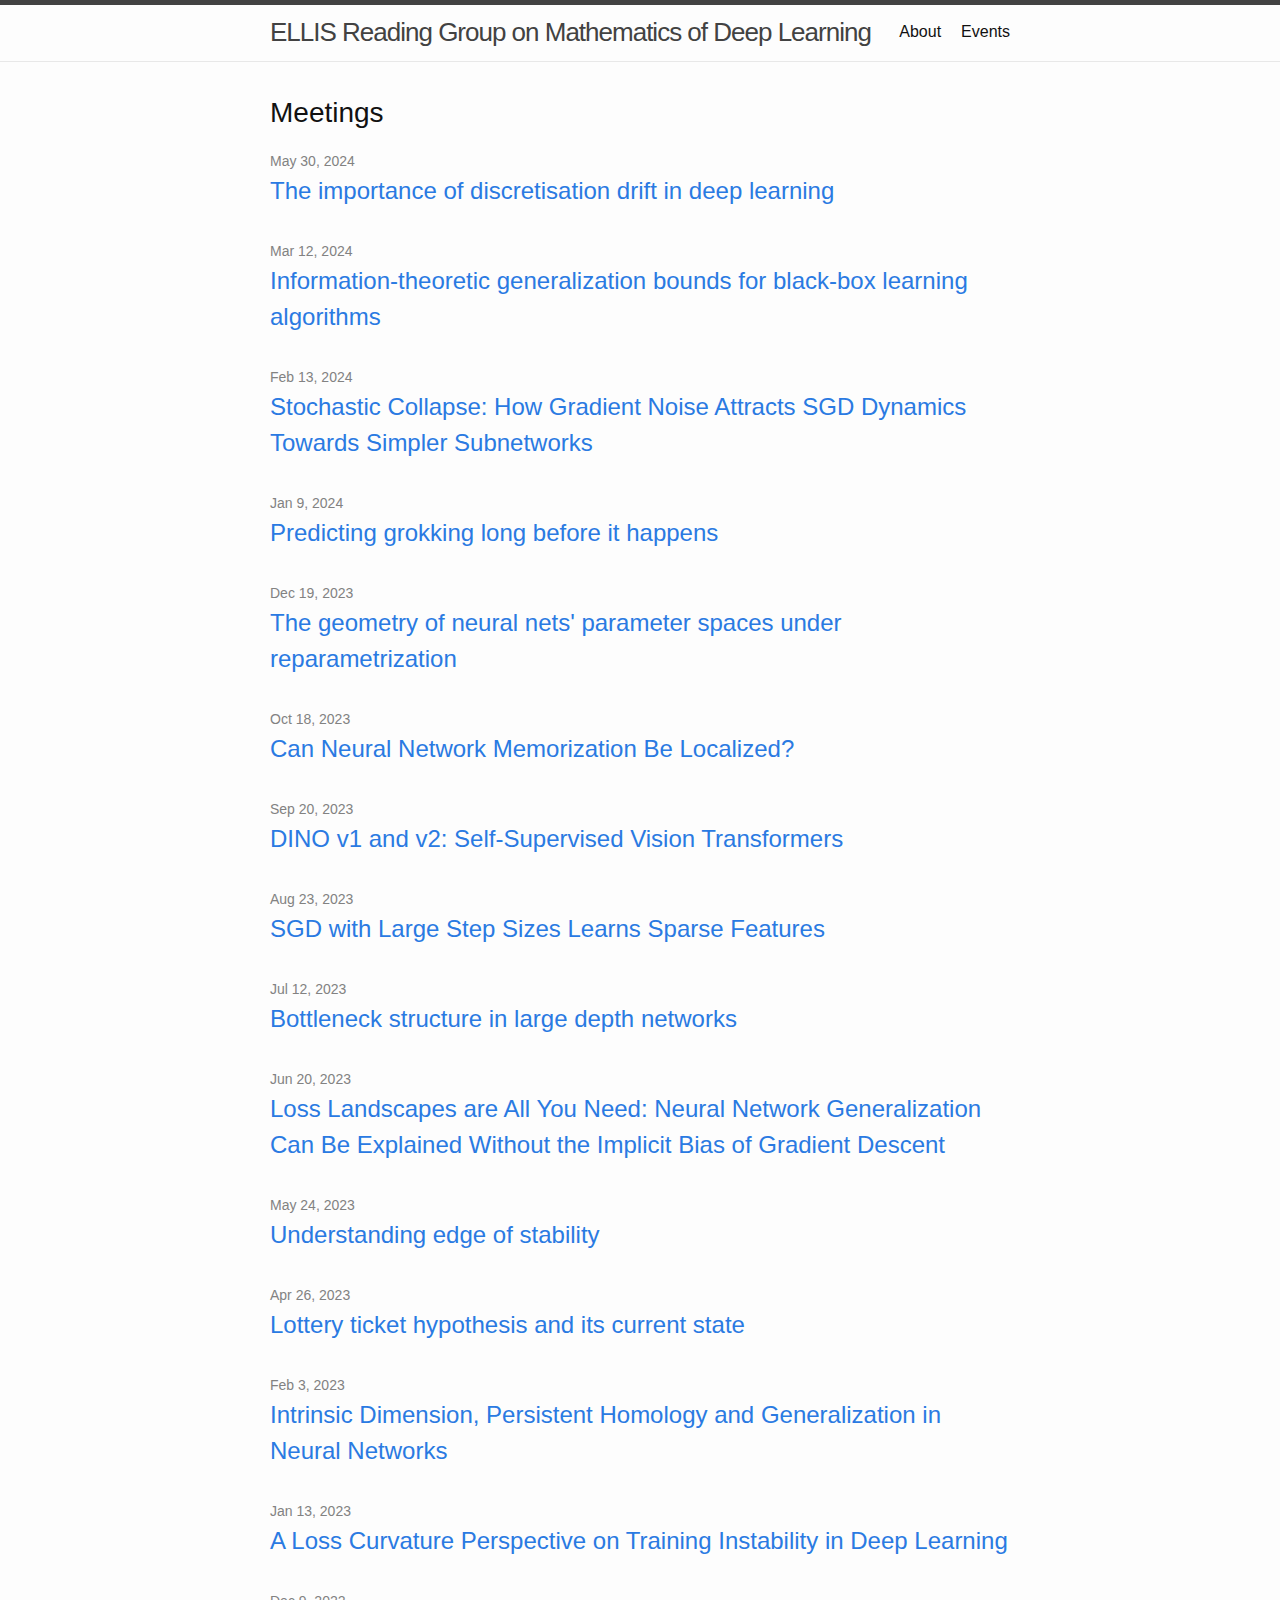
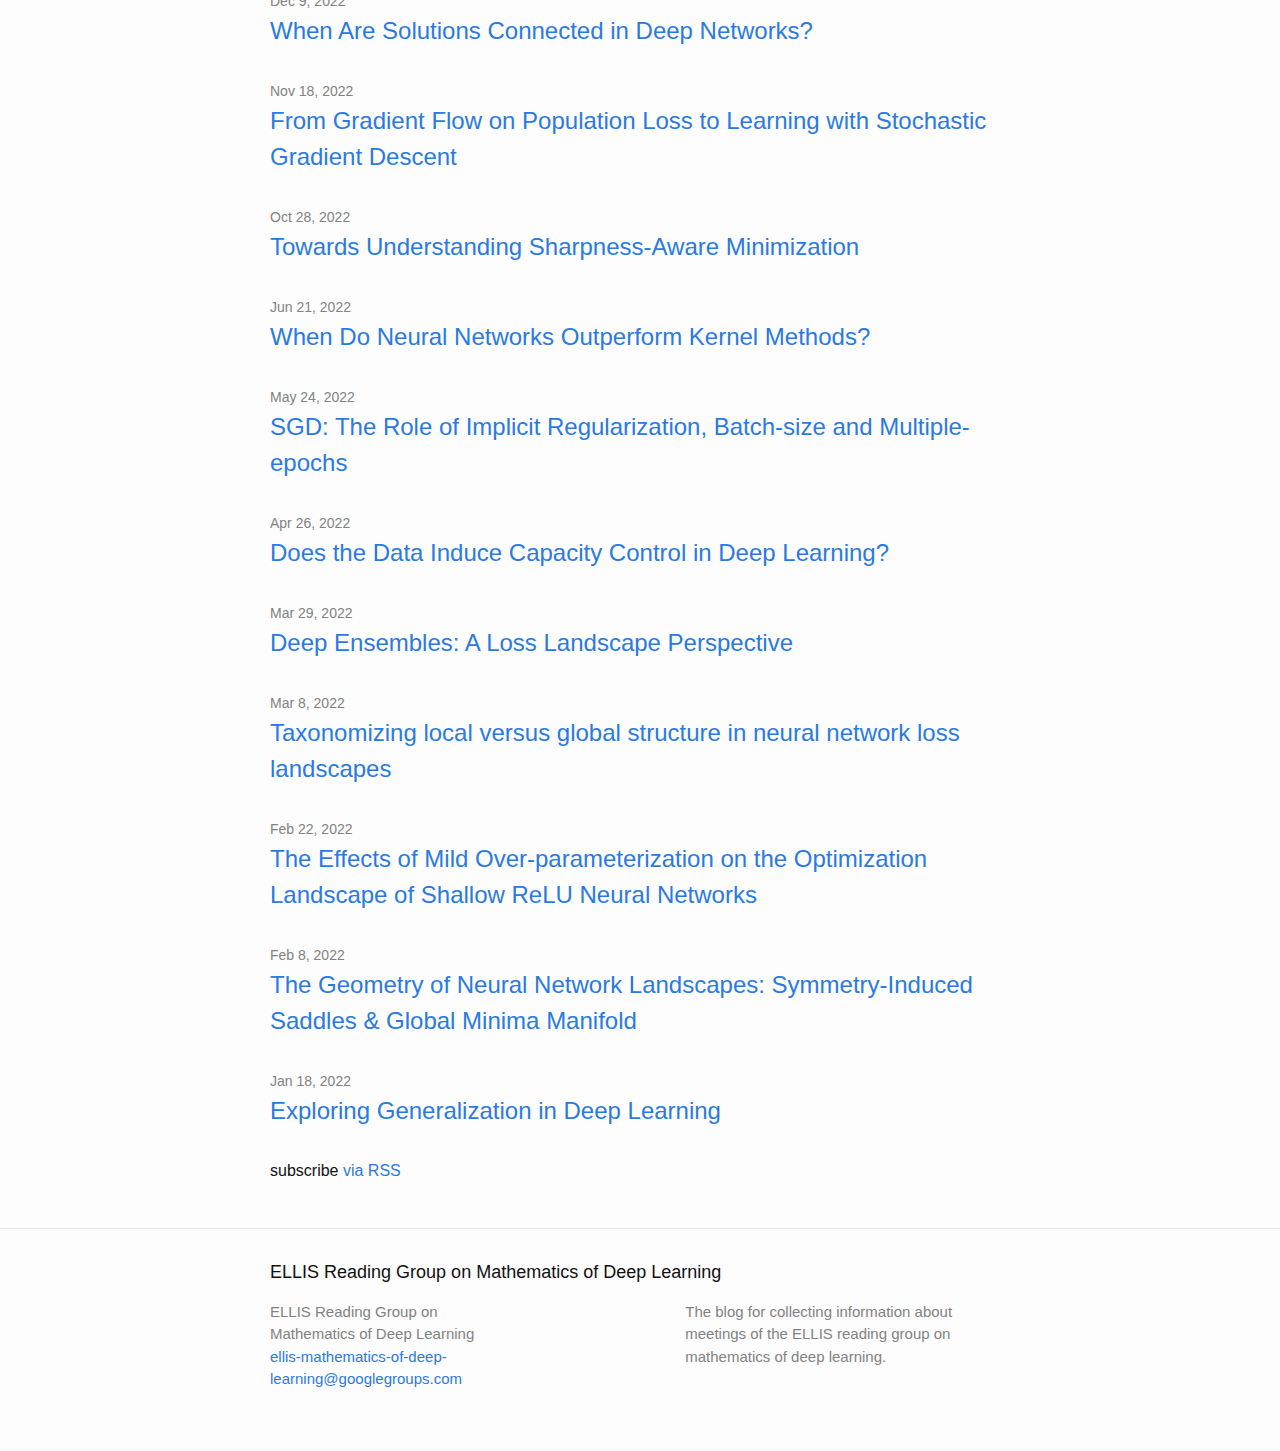
<file: index5.html>
<!DOCTYPE html>
<html lang="en"><head>
  <meta charset="utf-8">
  <meta http-equiv="X-UA-Compatible" content="IE=edge">
  <meta name="viewport" content="width=device-width, initial-scale=1"><!-- Begin Jekyll SEO tag v2.8.0 -->
<title>ELLIS Reading Group on Mathematics of Deep Learning | The blog for collecting information about meetings of the ELLIS reading group on mathematics of deep learning.</title>
<meta name="generator" content="Jekyll v3.9.5">
<meta property="og:title" content="ELLIS Reading Group on Mathematics of Deep Learning">
<meta property="og:locale" content="en_US">
<meta name="description" content="The blog for collecting information about meetings of the ELLIS reading group on mathematics of deep learning.">
<meta property="og:description" content="The blog for collecting information about meetings of the ELLIS reading group on mathematics of deep learning.">
<link rel="canonical" href="">
<meta property="og:url" content="https://ellis-rg-math-dl.github.io/">
<meta property="og:site_name" content="ELLIS Reading Group on Mathematics of Deep Learning">
<meta property="og:type" content="website">
<meta name="twitter:card" content="summary">
<meta property="twitter:title" content="ELLIS Reading Group on Mathematics of Deep Learning">
<script type="application/ld+json">
{"@context":"https://schema.org","@type":"WebSite","description":"The blog for collecting information about meetings of the ELLIS reading group on mathematics of deep learning.","headline":"ELLIS Reading Group on Mathematics of Deep Learning","name":"ELLIS Reading Group on Mathematics of Deep Learning","url":"https://ellis-rg-math-dl.github.io/"}</script>
<!-- End Jekyll SEO tag -->
<link rel="stylesheet" href="static/css/main1.css">
  <link rel="shortcut icon" type="image/ico" href="https://ellis-rg-math-dl.github.io/favicon.ico"><link type="application/atom+xml" rel="alternate" href="https://ellis-rg-math-dl.github.io/feed.xml" title="ELLIS Reading Group on Mathematics of Deep Learning"></head>
<body><header class="site-header" role="banner">

  <div class="wrapper"><a class="site-title" rel="author" href="">ELLIS Reading Group on Mathematics of Deep Learning</a><nav class="site-nav">
        <input type="checkbox" id="nav-trigger" class="nav-trigger">
        <label for="nav-trigger">
          <span class="menu-icon">
            <svg viewbox="0 0 18 15" width="18px" height="15px">
              <path d="M18,1.484c0,0.82-0.665,1.484-1.484,1.484H1.484C0.665,2.969,0,2.304,0,1.484l0,0C0,0.665,0.665,0,1.484,0 h15.032C17.335,0,18,0.665,18,1.484L18,1.484z M18,7.516C18,8.335,17.335,9,16.516,9H1.484C0.665,9,0,8.335,0,7.516l0,0 c0-0.82,0.665-1.484,1.484-1.484h15.032C17.335,6.031,18,6.696,18,7.516L18,7.516z M18,13.516C18,14.335,17.335,15,16.516,15H1.484 C0.665,15,0,14.335,0,13.516l0,0c0-0.82,0.665-1.483,1.484-1.483h15.032C17.335,12.031,18,12.695,18,13.516L18,13.516z"></path>
            </svg>
          </span>
        </label>

        <div class="trigger"><a class="page-link" href="/about/">About</a><a class="page-link" href="/calendar/">Events</a></div>
      </nav></div>
</header>
<main class="page-content" aria-label="Content">
      <div class="wrapper">
        <div class="home">
<h2 class="post-list-heading">Meetings</h2>
    <ul class="post-list"><li><span class="post-meta">May 30, 2024</span>
        <h3>
          <a class="post-link" href="/meetings/2024/05/30/discretisation-drift-dl.html">
            The importance of discretisation drift in deep learning
          </a>
        </h3></li><li><span class="post-meta">Mar 12, 2024</span>
        <h3>
          <a class="post-link" href="/meetings/2024/03/12/it-generalization-bounds.html">
            Information-theoretic generalization bounds for black-box learning algorithms
          </a>
        </h3></li><li><span class="post-meta">Feb 13, 2024</span>
        <h3>
          <a class="post-link" href="/meetings/2024/02/13/stochastic-collapse.html">
            Stochastic Collapse: How Gradient Noise Attracts SGD Dynamics Towards Simpler Subnetworks
          </a>
        </h3></li><li><span class="post-meta">Jan 9, 2024</span>
        <h3>
          <a class="post-link" href="/meetings/2024/01/09/grokking.html">
            Predicting grokking long before it happens
          </a>
        </h3></li><li><span class="post-meta">Dec 19, 2023</span>
        <h3>
          <a class="post-link" href="/meetings/2023/12/19/riemann-reparam.html">
            The geometry of neural nets&#39; parameter spaces under reparametrization
          </a>
        </h3></li><li><span class="post-meta">Oct 18, 2023</span>
        <h3>
          <a class="post-link" href="/meetings/2023/10/18/layers-memorization.html">
            Can Neural Network Memorization Be Localized?
          </a>
        </h3></li><li><span class="post-meta">Sep 20, 2023</span>
        <h3>
          <a class="post-link" href="/meetings/2023/09/20/dino-v1-v2.html">
            DINO v1 and v2: Self-Supervised Vision Transformers
          </a>
        </h3></li><li><span class="post-meta">Aug 23, 2023</span>
        <h3>
          <a class="post-link" href="/meetings/2023/08/23/sgd-sparcity.html">
            SGD with Large Step Sizes Learns Sparse Features
          </a>
        </h3></li><li><span class="post-meta">Jul 12, 2023</span>
        <h3>
          <a class="post-link" href="/meetings/2023/07/12/bottleneck-structure-dnns.html">
            Bottleneck structure in large depth networks
          </a>
        </h3></li><li><span class="post-meta">Jun 20, 2023</span>
        <h3>
          <a class="post-link" href="/meetings/2023/06/20/loss-landscape-all.html">
            Loss Landscapes are All You Need: Neural Network Generalization Can Be Explained Without the Implicit Bias of Gradient Descent
          </a>
        </h3></li><li><span class="post-meta">May 24, 2023</span>
        <h3>
          <a class="post-link" href="/meetings/2023/05/24/example-edge-of-stability.html">
            Understanding edge of stability
          </a>
        </h3></li><li><span class="post-meta">Apr 26, 2023</span>
        <h3>
          <a class="post-link" href="/meetings/2023/04/26/lottery-ticket.html">
            Lottery ticket hypothesis and its current state
          </a>
        </h3></li><li><span class="post-meta">Feb 3, 2023</span>
        <h3>
          <a class="post-link" href="/meetings/2023/02/03/intrinsic-dimension-homology-nns.html">
            Intrinsic Dimension, Persistent Homology and Generalization in Neural Networks
          </a>
        </h3></li><li><span class="post-meta">Jan 13, 2023</span>
        <h3>
          <a class="post-link" href="/meetings/2023/01/13/loss-curvature-perspective.html">
            A Loss Curvature Perspective on Training Instability in Deep Learning
          </a>
        </h3></li><li><span class="post-meta">Dec 9, 2022</span>
        <h3>
          <a class="post-link" href="/meetings/2022/12/09/solutions-connected-in-dl.html">
            When Are Solutions Connected in Deep Networks?
          </a>
        </h3></li><li><span class="post-meta">Nov 18, 2022</span>
        <h3>
          <a class="post-link" href="/meetings/2022/11/18/gradient-flow-population-loss.html">
            From Gradient Flow on Population Loss to Learning with Stochastic Gradient Descent
          </a>
        </h3></li><li><span class="post-meta">Oct 28, 2022</span>
        <h3>
          <a class="post-link" href="/meetings/2022/10/28/understanding-sam.html">
            Towards Understanding Sharpness-Aware Minimization
          </a>
        </h3></li><li><span class="post-meta">Jun 21, 2022</span>
        <h3>
          <a class="post-link" href="/meetings/2022/06/21/nn-outperform-kernel-methods.html">
            When Do Neural Networks Outperform Kernel Methods?
          </a>
        </h3></li><li><span class="post-meta">May 24, 2022</span>
        <h3>
          <a class="post-link" href="/meetings/2022/05/24/sgd-implicit-regularization.html">
            SGD: The Role of Implicit Regularization, Batch-size and Multiple-epochs
          </a>
        </h3></li><li><span class="post-meta">Apr 26, 2022</span>
        <h3>
          <a class="post-link" href="/meetings/2022/04/26/data-capacity-control-in-dl.html">
            Does the Data Induce Capacity Control in Deep Learning?
          </a>
        </h3></li><li><span class="post-meta">Mar 29, 2022</span>
        <h3>
          <a class="post-link" href="/meetings/2022/03/29/deep-ensembles-loss-landscape.html">
            Deep Ensembles: A Loss Landscape Perspective
          </a>
        </h3></li><li><span class="post-meta">Mar 8, 2022</span>
        <h3>
          <a class="post-link" href="/meetings/2022/03/08/local-vs-global-structure.html">
            Taxonomizing local versus global structure in neural network loss landscapes
          </a>
        </h3></li><li><span class="post-meta">Feb 22, 2022</span>
        <h3>
          <a class="post-link" href="/meetings/2022/02/22/effects-of-mild-overparametrization.html">
            The Effects of Mild Over-parameterization on the Optimization Landscape of Shallow ReLU Neural Networks
          </a>
        </h3></li><li><span class="post-meta">Feb 8, 2022</span>
        <h3>
          <a class="post-link" href="/meetings/2022/02/08/geometry-of-nn.html">
            The Geometry of Neural Network Landscapes: Symmetry-Induced Saddles &amp; Global Minima Manifold
          </a>
        </h3></li><li><span class="post-meta">Jan 18, 2022</span>
        <h3>
          <a class="post-link" href="/meetings/2022/01/18/exploring-generalization.html">
            Exploring Generalization in Deep Learning
          </a>
        </h3></li></ul>

    <p class="rss-subscribe">subscribe <a href="/feed.xml">via RSS</a></p></div>

      </div>
    </main><footer class="site-footer h-card">
  <data class="u-url" href="/"></data>

  <div class="wrapper">

    <h2 class="footer-heading">ELLIS Reading Group on Mathematics of Deep Learning</h2>

    <div class="footer-col-wrapper">
      <div class="footer-col footer-col-1">
        <ul class="contact-list">
          <li class="p-name">ELLIS Reading Group on Mathematics of Deep Learning</li><li><a class="u-email" href="mailto:ellis-mathematics-of-deep-learning@googlegroups.com">ellis-mathematics-of-deep-learning@googlegroups.com</a></li></ul>
      </div>

      <div class="footer-col footer-col-2"><ul class="social-media-list"></ul>
</div>

      <div class="footer-col footer-col-3">
        <p>The blog for collecting information about meetings of the ELLIS reading group on mathematics of deep learning.</p>
      </div>
    </div>

  </div>

</footer>
</body>

</html>
</file>
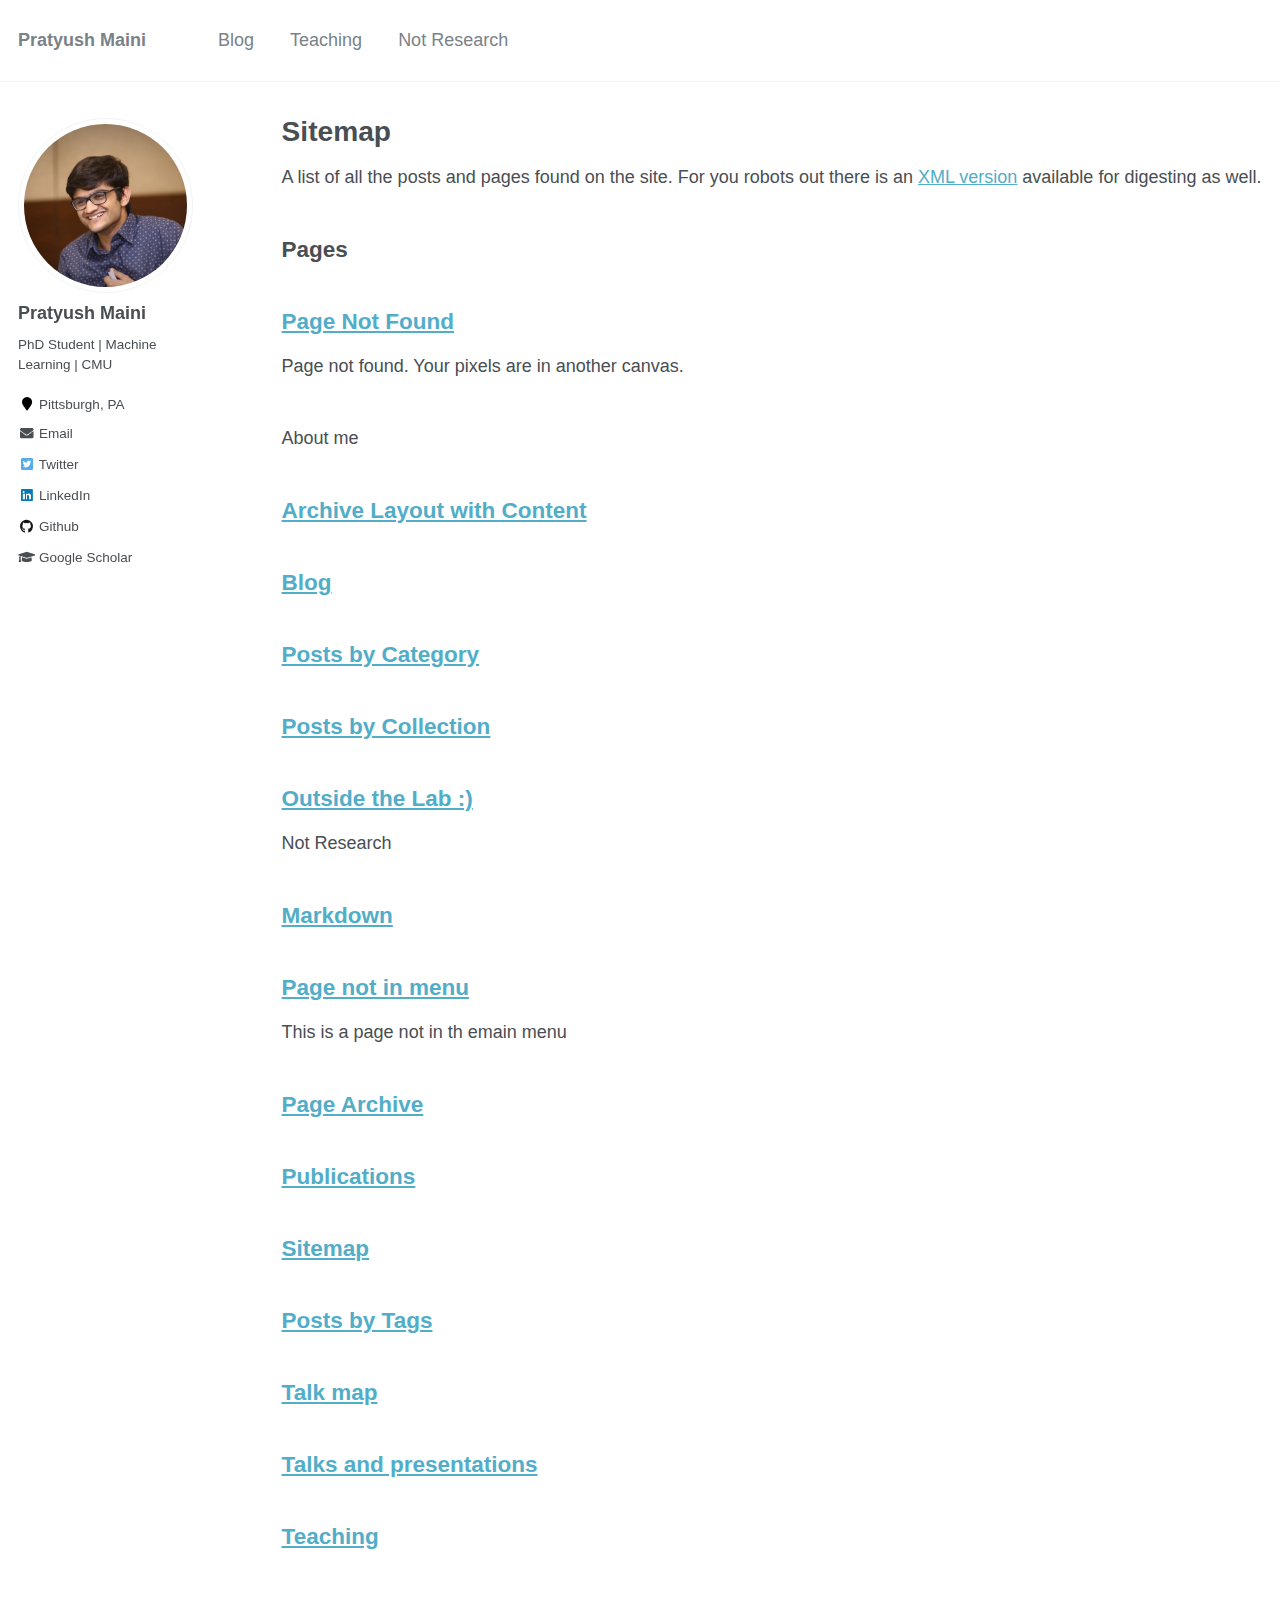
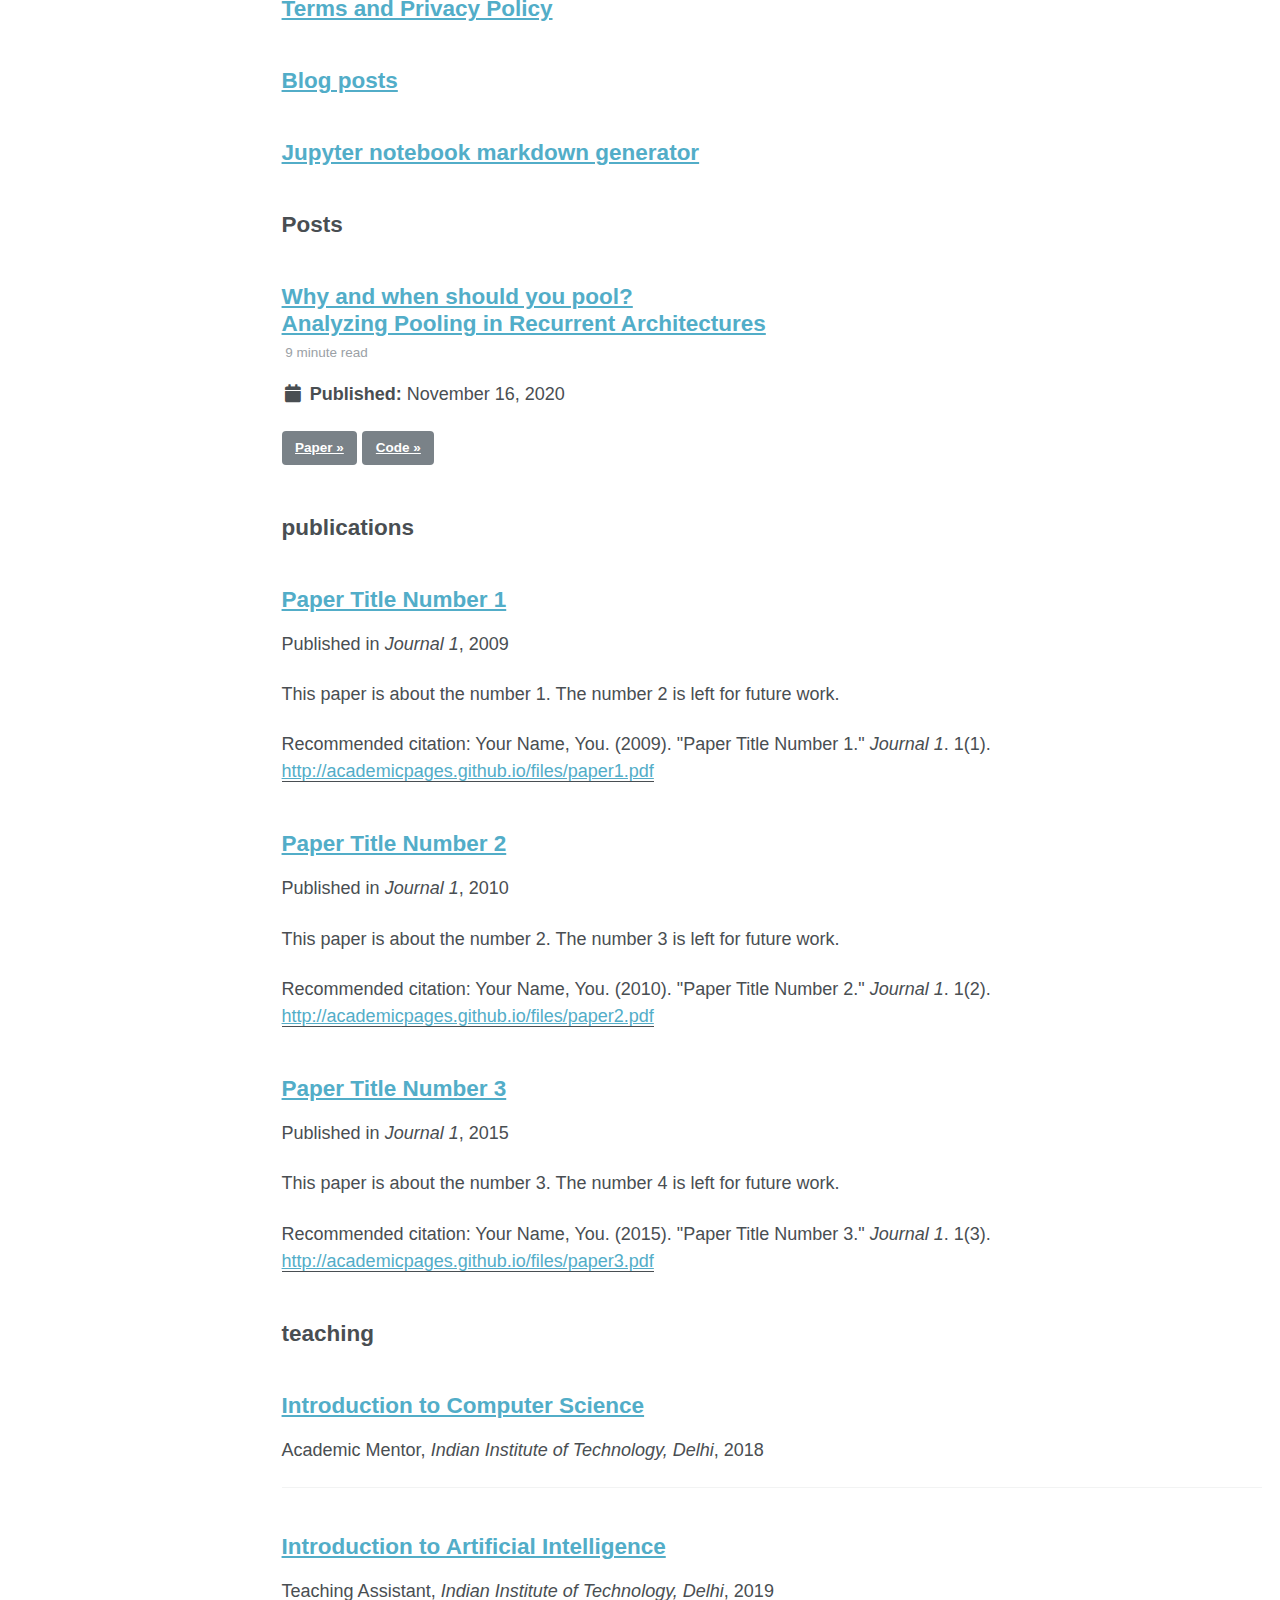
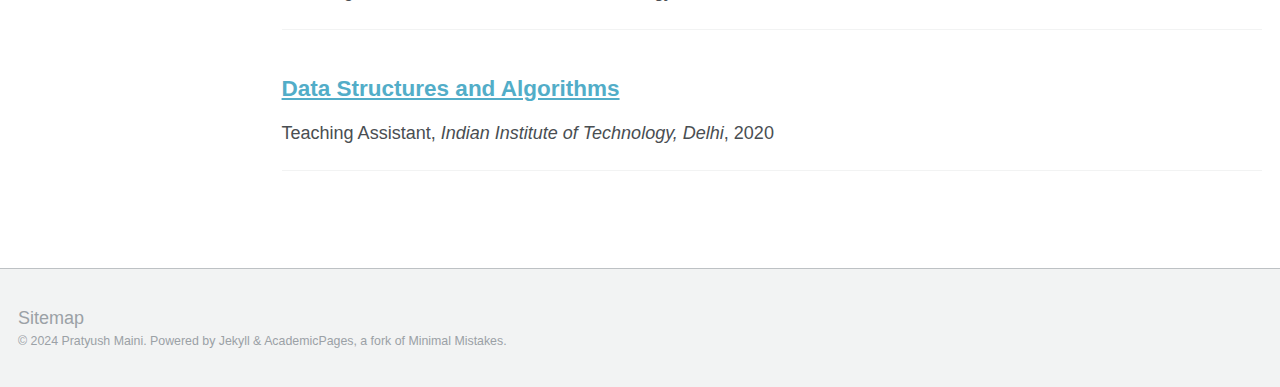
<file: sitemap.html>
<!doctype html><html lang="en" class="no-js"><head><meta name="google-site-verification" content="dSs91yaMZFstcVLxzwBo4NGnkZcLMDgV4LDPJ13WFjE"><meta name="google-site-verification" content="IdeLCPxHTXJ0OOEM05vk7UAv72xQh5b7NFrEZAYcJH4"> <!-- dSs91yaMZFstcVLxzwBo4NGnkZcLMDgV4LDPJ13WFjE --><meta charset="utf-8"> <!-- begin SEO --><title> Sitemap Pratyush Maini</title><meta property="og:locale" content="en-US"><meta property="og:site_name" content="Pratyush Maini"><meta property="og:title" content="Sitemap"><link rel="canonical" href=""><meta property="og:url" content="https://pratyushmaini.github.io/sitemap/"> <script type="application/ld+json"> { "@context" : "http://schema.org", "@type" : "Person", "name" : "Pratyush Maini", "url" : "https://pratyushmaini.github.io", "sameAs" : null } </script><meta name="google-site-verification" content="IdeLCPxHTXJ0OOEM05vk7UAv72xQh5b7NFrEZAYcJH4"> <!-- end SEO --><link href="https://pratyushmaini.github.io/feed.xml" type="application/atom+xml" rel="alternate" title="Pratyush Maini Feed"> <!-- http://t.co/dKP3o1e --><meta name="HandheldFriendly" content="True"><meta name="MobileOptimized" content="320"><meta name="viewport" content="width=device-width, initial-scale=1.0"><meta name="google-site-verification" content="dSs91yaMZFstcVLxzwBo4NGnkZcLMDgV4LDPJ13WFjE"><meta name="google-site-verification" content="IdeLCPxHTXJ0OOEM05vk7UAv72xQh5b7NFrEZAYcJH4"> <script> document.documentElement.className = document.documentElement.className.replace(/\bno-js\b/g, '') + ' js '; </script> <!-- For all browsers --><link rel="stylesheet" href="static/css/main.css"><meta http-equiv="cleartype" content="on"> <!-- start custom head snippets --><link rel="apple-touch-icon" sizes="57x57" href="https://pratyushmaini.github.io/images/apple-touch-icon-57x57.png?v=M44lzPylqQ"><link rel="apple-touch-icon" sizes="60x60" href="https://pratyushmaini.github.io/images/apple-touch-icon-60x60.png?v=M44lzPylqQ"><link rel="apple-touch-icon" sizes="72x72" href="https://pratyushmaini.github.io/images/apple-touch-icon-72x72.png?v=M44lzPylqQ"><link rel="apple-touch-icon" sizes="76x76" href="https://pratyushmaini.github.io/images/apple-touch-icon-76x76.png?v=M44lzPylqQ"><link rel="apple-touch-icon" sizes="114x114" href="https://pratyushmaini.github.io/images/apple-touch-icon-114x114.png?v=M44lzPylqQ"><link rel="apple-touch-icon" sizes="120x120" href="https://pratyushmaini.github.io/images/apple-touch-icon-120x120.png?v=M44lzPylqQ"><link rel="apple-touch-icon" sizes="144x144" href="https://pratyushmaini.github.io/images/apple-touch-icon-144x144.png?v=M44lzPylqQ"><link rel="apple-touch-icon" sizes="152x152" href="https://pratyushmaini.github.io/images/apple-touch-icon-152x152.png?v=M44lzPylqQ"><link rel="apple-touch-icon" sizes="180x180" href="https://pratyushmaini.github.io/images/apple-touch-icon-180x180.png?v=M44lzPylqQ"><link rel="icon" type="image/png" href="https://pratyushmaini.github.io/images/favicon-32x32.png?v=M44lzPylqQ" sizes="32x32"><link rel="icon" type="image/png" href="https://pratyushmaini.github.io/images/android-chrome-192x192.png?v=M44lzPylqQ" sizes="192x192"><link rel="icon" type="image/png" href="https://pratyushmaini.github.io/images/favicon-96x96.png?v=M44lzPylqQ" sizes="96x96"><link rel="icon" type="image/png" href="https://pratyushmaini.github.io/images/favicon-16x16.png?v=M44lzPylqQ" sizes="16x16"><link rel="manifest" href="static/css/manifest.json"><link rel="mask-icon" href="https://pratyushmaini.github.io/images/safari-pinned-tab.svg?v=M44lzPylqQ" color="#000000"><link rel="shortcut icon" href="https://pratyushmaini.github.io/images/favicon.ico?v=M44lzPylqQ"><meta name="msapplication-TileColor" content="#000000"><meta name="msapplication-TileImage" content="https://pratyushmaini.github.io/images/mstile-144x144.png?v=M44lzPylqQ"><meta name="msapplication-config" content="https://pratyushmaini.github.io/images/browserconfig.xml?v=M44lzPylqQ"><meta name="theme-color" content="#ffffff"><link rel="stylesheet" href="static/css/academicons.css"> <script type="text/x-mathjax-config"> MathJax.Hub.Config({ TeX: { equationNumbers: { autoNumber: "all" } } }); </script> <script type="text/x-mathjax-config"> MathJax.Hub.Config({ tex2jax: { inlineMath: [ ['$','$'], ["\\(","\\)"] ], processEscapes: true } }); </script> <script src='static/js/latest.js' async=""></script> <!-- end custom head snippets --></head><body> <!--[if lt IE 9]><div class="notice--danger align-center" style="margin: 0;">You are using an <strong>outdated</strong> browser. Please <a href="http://browsehappy.com/">upgrade your browser</a> to improve your experience.</div><![endif]--><div class="masthead"><div class="masthead__inner-wrap"><div class="masthead__menu"><nav id="site-nav" class="greedy-nav"> <button><div class="navicon"></div></button><ul class="visible-links"><li class="masthead__menu-item masthead__menu-item--lg"><a href="index1.html">Pratyush Maini</a></li><li class="masthead__menu-item"><a href="blog.html">Blog</a></li><li class="masthead__menu-item"><a href="teaching.html">Teaching</a></li><li class="masthead__menu-item"><a href="extra.html">Not Research</a></li></ul><ul class="hidden-links hidden"></ul></nav></div></div></div><div id="main" role="main"><div class="sidebar sticky"><div itemscope="" itemtype="http://schema.org/Person"><div class="author__avatar"> <img src="static/picture/Profile.jpg" class="author__avatar" alt="Pratyush Maini"></div><div class="author__content"><h3 class="author__name">Pratyush Maini</h3><p class="author__bio">PhD Student | Machine Learning | CMU</p></div><div class="author__urls-wrapper"> <button class="btn btn--inverse">Follow</button><ul class="author__urls social-icons"><li><i class="fa fa-fw fa-map-marker" aria-hidden="true"></i> Pittsburgh, PA</li><li><a href="mailto:pratyushmaini@cmu.edu"><i class="fas fa-fw fa-envelope" aria-hidden="true"></i> Email</a></li><li><a href="https://twitter.com/@pratyushmaini"><i class="fab fa-fw fa-twitter-square" aria-hidden="true"></i> Twitter</a></li><li><a href="https://www.linkedin.com/in/pratyush-maini"><i class="fab fa-fw fa-linkedin" aria-hidden="true"></i> LinkedIn</a></li><li><a href="https://github.com/pratyushmaini"><i class="fab fa-fw fa-github" aria-hidden="true"></i> Github</a></li><li><a href="https://scholar.google.com/citations?hl=en&user=2jPsTDgAAAAJ&view_op=list_works&citft=1&citft=2&citft=3&email_for_op=pratyush.maini%40gmail.com&gmla=[base64]"><i class="fas fa-fw fa-graduation-cap"></i> Google Scholar</a></li></ul></div></div></div><div class="archive"><h1 class="page__title">Sitemap</h1><p>A list of all the posts and pages found on the site. For you robots out there is an <a href="https://pratyushmaini.github.io/sitemap.xml">XML version</a> available for digesting as well.</p><h2>Pages</h2><div class="list__item"><article class="archive__item" itemscope="" itemtype="http://schema.org/CreativeWork"><h2 class="archive__item-title" itemprop="headline"> <a href="https://pratyushmaini.github.io/404.html" rel="permalink">Page Not Found</a></h2><p class="archive__item-excerpt" itemprop="description"><p>Page not found. Your pixels are in another canvas.</p></article></div><div class="list__item"><article class="archive__item" itemscope="" itemtype="http://schema.org/CreativeWork"><h2 class="archive__item-title" itemprop="headline"> <a href="index1.html" rel="permalink"></a></h2><p class="archive__item-excerpt" itemprop="description"><p>About me</p></article></div><div class="list__item"><article class="archive__item" itemscope="" itemtype="http://schema.org/CreativeWork"><h2 class="archive__item-title" itemprop="headline"> <a href="https://pratyushmaini.github.io/archive-layout-with-content/" rel="permalink">Archive Layout with Content</a></h2></article></div><div class="list__item"><article class="archive__item" itemscope="" itemtype="http://schema.org/CreativeWork"><h2 class="archive__item-title" itemprop="headline"> <a href="blog.html" rel="permalink">Blog</a></h2></article></div><div class="list__item"><article class="archive__item" itemscope="" itemtype="http://schema.org/CreativeWork"><h2 class="archive__item-title" itemprop="headline"> <a href="https://pratyushmaini.github.io/categories/" rel="permalink">Posts by Category</a></h2></article></div><div class="list__item"><article class="archive__item" itemscope="" itemtype="http://schema.org/CreativeWork"><h2 class="archive__item-title" itemprop="headline"> <a href="https://pratyushmaini.github.io/collection-archive/" rel="permalink">Posts by Collection</a></h2></article></div><div class="list__item"><article class="archive__item" itemscope="" itemtype="http://schema.org/CreativeWork"><h2 class="archive__item-title" itemprop="headline"> <a href="extra.html" rel="permalink">Outside the Lab :)</a></h2><p class="archive__item-excerpt" itemprop="description"><p>Not Research</p></article></div><div class="list__item"><article class="archive__item" itemscope="" itemtype="http://schema.org/CreativeWork"><h2 class="archive__item-title" itemprop="headline"> <a href="https://pratyushmaini.github.io/assets/css/main.css" rel="permalink"></a></h2></article></div><div class="list__item"><article class="archive__item" itemscope="" itemtype="http://schema.org/CreativeWork"><h2 class="archive__item-title" itemprop="headline"> <a href="https://pratyushmaini.github.io/markdown/" rel="permalink">Markdown</a></h2></article></div><div class="list__item"><article class="archive__item" itemscope="" itemtype="http://schema.org/CreativeWork"><h2 class="archive__item-title" itemprop="headline"> <a href="https://pratyushmaini.github.io/non-menu-page/" rel="permalink">Page not in menu</a></h2><p class="archive__item-excerpt" itemprop="description"><p>This is a page not in th emain menu</p></article></div><div class="list__item"><article class="archive__item" itemscope="" itemtype="http://schema.org/CreativeWork"><h2 class="archive__item-title" itemprop="headline"> <a href="https://pratyushmaini.github.io/page-archive/" rel="permalink">Page Archive</a></h2></article></div><div class="list__item"><article class="archive__item" itemscope="" itemtype="http://schema.org/CreativeWork"><h2 class="archive__item-title" itemprop="headline"> <a href="https://pratyushmaini.github.io/publications/" rel="permalink">Publications</a></h2></article></div><div class="list__item"><article class="archive__item" itemscope="" itemtype="http://schema.org/CreativeWork"><h2 class="archive__item-title" itemprop="headline"> <a href="" rel="permalink">Sitemap</a></h2></article></div><div class="list__item"><article class="archive__item" itemscope="" itemtype="http://schema.org/CreativeWork"><h2 class="archive__item-title" itemprop="headline"> <a href="https://pratyushmaini.github.io/tags/" rel="permalink">Posts by Tags</a></h2></article></div><div class="list__item"><article class="archive__item" itemscope="" itemtype="http://schema.org/CreativeWork"><h2 class="archive__item-title" itemprop="headline"> <a href="https://pratyushmaini.github.io/talkmap.html" rel="permalink">Talk map</a></h2></article></div><div class="list__item"><article class="archive__item" itemscope="" itemtype="http://schema.org/CreativeWork"><h2 class="archive__item-title" itemprop="headline"> <a href="https://pratyushmaini.github.io/talks/" rel="permalink">Talks and presentations</a></h2></article></div><div class="list__item"><article class="archive__item" itemscope="" itemtype="http://schema.org/CreativeWork"><h2 class="archive__item-title" itemprop="headline"> <a href="teaching.html" rel="permalink">Teaching</a></h2></article></div><div class="list__item"><article class="archive__item" itemscope="" itemtype="http://schema.org/CreativeWork"><h2 class="archive__item-title" itemprop="headline"> <a href="https://pratyushmaini.github.io/terms/" rel="permalink">Terms and Privacy Policy</a></h2></article></div><div class="list__item"><article class="archive__item" itemscope="" itemtype="http://schema.org/CreativeWork"><h2 class="archive__item-title" itemprop="headline"> <a href="https://pratyushmaini.github.io/year-archive/" rel="permalink">Blog posts</a></h2></article></div><div class="list__item"><article class="archive__item" itemscope="" itemtype="http://schema.org/CreativeWork"><h2 class="archive__item-title" itemprop="headline"> <a href="https://pratyushmaini.github.io/assets/css/style.css" rel="permalink"></a></h2></article></div><div class="list__item"><article class="archive__item" itemscope="" itemtype="http://schema.org/CreativeWork"><h2 class="archive__item-title" itemprop="headline"> <a href="https://pratyushmaini.github.io/about/" rel="permalink"></a></h2></article></div><div class="list__item"><article class="archive__item" itemscope="" itemtype="http://schema.org/CreativeWork"><h2 class="archive__item-title" itemprop="headline"> <a href="https://pratyushmaini.github.io/about.html" rel="permalink"></a></h2></article></div><div class="list__item"><article class="archive__item" itemscope="" itemtype="http://schema.org/CreativeWork"><h2 class="archive__item-title" itemprop="headline"> <a href="https://pratyushmaini.github.io/md/" rel="permalink"></a></h2></article></div><div class="list__item"><article class="archive__item" itemscope="" itemtype="http://schema.org/CreativeWork"><h2 class="archive__item-title" itemprop="headline"> <a href="https://pratyushmaini.github.io/markdown.html" rel="permalink"></a></h2></article></div><div class="list__item"><article class="archive__item" itemscope="" itemtype="http://schema.org/CreativeWork"><h2 class="archive__item-title" itemprop="headline"> <a href="https://pratyushmaini.github.io/nmp/" rel="permalink"></a></h2></article></div><div class="list__item"><article class="archive__item" itemscope="" itemtype="http://schema.org/CreativeWork"><h2 class="archive__item-title" itemprop="headline"> <a href="https://pratyushmaini.github.io/nmp.html" rel="permalink"></a></h2></article></div><div class="list__item"><article class="archive__item" itemscope="" itemtype="http://schema.org/CreativeWork"><h2 class="archive__item-title" itemprop="headline"> <a href="https://pratyushmaini.github.io/wordpress/blog-posts/" rel="permalink"></a></h2></article></div><div class="list__item"><article class="archive__item" itemscope="" itemtype="http://schema.org/CreativeWork"><h2 class="archive__item-title" itemprop="headline"> <a href="https://pratyushmaini.github.io/redirects.json" rel="permalink"></a></h2></article></div><div class="list__item"><article class="archive__item" itemscope="" itemtype="http://schema.org/CreativeWork"><h2 class="archive__item-title" itemprop="headline"> <a href="https://pratyushmaini.github.io/files/SSFT/README/" rel="permalink"></a></h2></article></div><div class="list__item"><article class="archive__item" itemscope="" itemtype="http://schema.org/CreativeWork"><h2 class="archive__item-title" itemprop="headline"> <a href="https://pratyushmaini.github.io/files/SSFT/" rel="permalink"></a></h2></article></div><div class="list__item"><article class="archive__item" itemscope="" itemtype="http://schema.org/CreativeWork"><h2 class="archive__item-title" itemprop="headline"> <a href="https://pratyushmaini.github.io/markdown_generator/" rel="permalink">Jupyter notebook markdown generator</a></h2></article></div><div class="list__item"><article class="archive__item" itemscope="" itemtype="http://schema.org/CreativeWork"><h2 class="archive__item-title" itemprop="headline"> <a href="https://pratyushmaini.github.io/sitemap.xml" rel="permalink"></a></h2></article></div><div class="list__item"><article class="archive__item" itemscope="" itemtype="http://schema.org/CreativeWork"><h2 class="archive__item-title" itemprop="headline"> <a href="static/file/robots.txt" rel="permalink"></a></h2></article></div><div class="list__item"><article class="archive__item" itemscope="" itemtype="http://schema.org/CreativeWork"><h2 class="archive__item-title" itemprop="headline"> <a href="https://pratyushmaini.github.io/feed.xml" rel="permalink"></a></h2></article></div><h2>Posts</h2><div class="list__item"><article class="archive__item" itemscope="" itemtype="http://schema.org/CreativeWork"><h2 class="archive__item-title" itemprop="headline"> <a href="https://pratyushmaini.github.io/Pooling-Analysis/" rel="permalink">Why and when should you pool? <br> Analyzing Pooling in Recurrent Architectures </a></h2><p class="page__meta"><i class="fa fa-clock-o" aria-hidden="true"></i> 9 minute read</p><p class="page__date"><strong><i class="fa fa-fw fa-calendar" aria-hidden="true"></i> Published:</strong> <time datetime="2020-11-16T00:00:00-08:00">November 16, 2020</time></p><p class="archive__item-excerpt" itemprop="description"><div> <a class="btn btn-lg btn-warning" href="https://arxiv.org/abs/2005.00159" target="_blank" role="button">Paper &raquo; </a> <a class="btn btn-lg btn-secondary" href="https://github.com/dair-iitd/PoolingAnalysis" target="_blank" role="button">Code &raquo;</a> <br></div></article></div><h2>publications</h2><div class="list__item"><article class="archive__item" itemscope="" itemtype="http://schema.org/CreativeWork"><h2 class="archive__item-title" itemprop="headline"> <a href="https://pratyushmaini.github.io/publication/2009-10-01-paper-title-number-1" rel="permalink">Paper Title Number 1 </a></h2><p>Published in <i>Journal 1</i>, 2009</p><p class="archive__item-excerpt" itemprop="description"><p>This paper is about the number 1. The number 2 is left for future work.</p><p>Recommended citation: Your Name, You. (2009). &quot;Paper Title Number 1.&quot; <i>Journal 1</i>. 1(1). <a href="static/file/paper1.pdf"><u>http://academicpages.github.io/files/paper1.pdf</u></a></p></article></div><div class="list__item"><article class="archive__item" itemscope="" itemtype="http://schema.org/CreativeWork"><h2 class="archive__item-title" itemprop="headline"> <a href="https://pratyushmaini.github.io/publication/2010-10-01-paper-title-number-2" rel="permalink">Paper Title Number 2 </a></h2><p>Published in <i>Journal 1</i>, 2010</p><p class="archive__item-excerpt" itemprop="description"><p>This paper is about the number 2. The number 3 is left for future work.</p><p>Recommended citation: Your Name, You. (2010). &quot;Paper Title Number 2.&quot; <i>Journal 1</i>. 1(2). <a href="static/file/paper2.pdf"><u>http://academicpages.github.io/files/paper2.pdf</u></a></p></article></div><div class="list__item"><article class="archive__item" itemscope="" itemtype="http://schema.org/CreativeWork"><h2 class="archive__item-title" itemprop="headline"> <a href="https://pratyushmaini.github.io/publication/2015-10-01-paper-title-number-3" rel="permalink">Paper Title Number 3 </a></h2><p>Published in <i>Journal 1</i>, 2015</p><p class="archive__item-excerpt" itemprop="description"><p>This paper is about the number 3. The number 4 is left for future work.</p><p>Recommended citation: Your Name, You. (2015). &quot;Paper Title Number 3.&quot; <i>Journal 1</i>. 1(3). <a href="static/file/paper3.pdf"><u>http://academicpages.github.io/files/paper3.pdf</u></a></p></article></div><h2>teaching</h2><div class="list__item"><article class="archive__item" itemscope="" itemtype="http://schema.org/CreativeWork"><h2 class="archive__item-title" itemprop="headline"> <a href="https://pratyushmaini.github.io/teaching/2018-col100" rel="permalink">Introduction to Computer Science </a></h2><p> Academic Mentor, <i>Indian Institute of Technology, Delhi</i>, 2018</p><p class="archive__item-excerpt" itemprop="description"><hr></article></div><div class="list__item"><article class="archive__item" itemscope="" itemtype="http://schema.org/CreativeWork"><h2 class="archive__item-title" itemprop="headline"> <a href="https://pratyushmaini.github.io/teaching/2019-ai" rel="permalink">Introduction to Artificial Intelligence </a></h2><p> Teaching Assistant, <i>Indian Institute of Technology, Delhi</i>, 2019</p><p class="archive__item-excerpt" itemprop="description"><hr></article></div><div class="list__item"><article class="archive__item" itemscope="" itemtype="http://schema.org/CreativeWork"><h2 class="archive__item-title" itemprop="headline"> <a href="https://pratyushmaini.github.io/teaching/2020-ds-ta" rel="permalink">Data Structures and Algorithms </a></h2><p> Teaching Assistant, <i>Indian Institute of Technology, Delhi</i>, 2020</p><p class="archive__item-excerpt" itemprop="description"><hr></article></div></div></div><div class="page__footer"><footer> <!-- start custom footer snippets --> <a href="">Sitemap</a> <!-- end custom footer snippets --><div class="page__footer-follow"><ul class="social-icons"> <!--<li><strong>Follow:</strong></li><li><a href="https://facebook.com/pratyush.maini"><i class="fab fa-facebook-square" aria-hidden="true"></i> Facebook</a></li><li><a href="http://github.com/pratyushmaini"><i class="fab fa-github" aria-hidden="true"></i> GitHub</a></li>--> <!--<li><a href="https://pratyushmaini.github.io/feed.xml"><i class="fa fa-fw fa-rss-square" aria-hidden="true"></i> Feed</a></li>--></ul></div><div class="page__footer-copyright">&copy; 2024 Pratyush Maini. Powered by <a href="http://jekyllrb.com" rel="nofollow">Jekyll</a> &amp; <a href="https://github.com/academicpages/academicpages.github.io">AcademicPages</a>, a fork of <a href="https://mademistakes.com/work/minimal-mistakes-jekyll-theme/" rel="nofollow">Minimal Mistakes</a>.</div></footer></div><script src="static/js/main.min.js"></script> <script> (function(i,s,o,g,r,a,m){i['GoogleAnalyticsObject']=r;i[r]=i[r]||function(){ (i[r].q=i[r].q||[]).push(arguments)},i[r].l=1*new Date();a=s.createElement(o), m=s.getElementsByTagName(o)[0];a.async=1;a.src=g;m.parentNode.insertBefore(a,m) })(window,document,'script','//www.google-analytics.com/analytics.js','ga'); ga('create', '', 'auto'); ga('send', 'pageview'); </script></body></html>
</file>
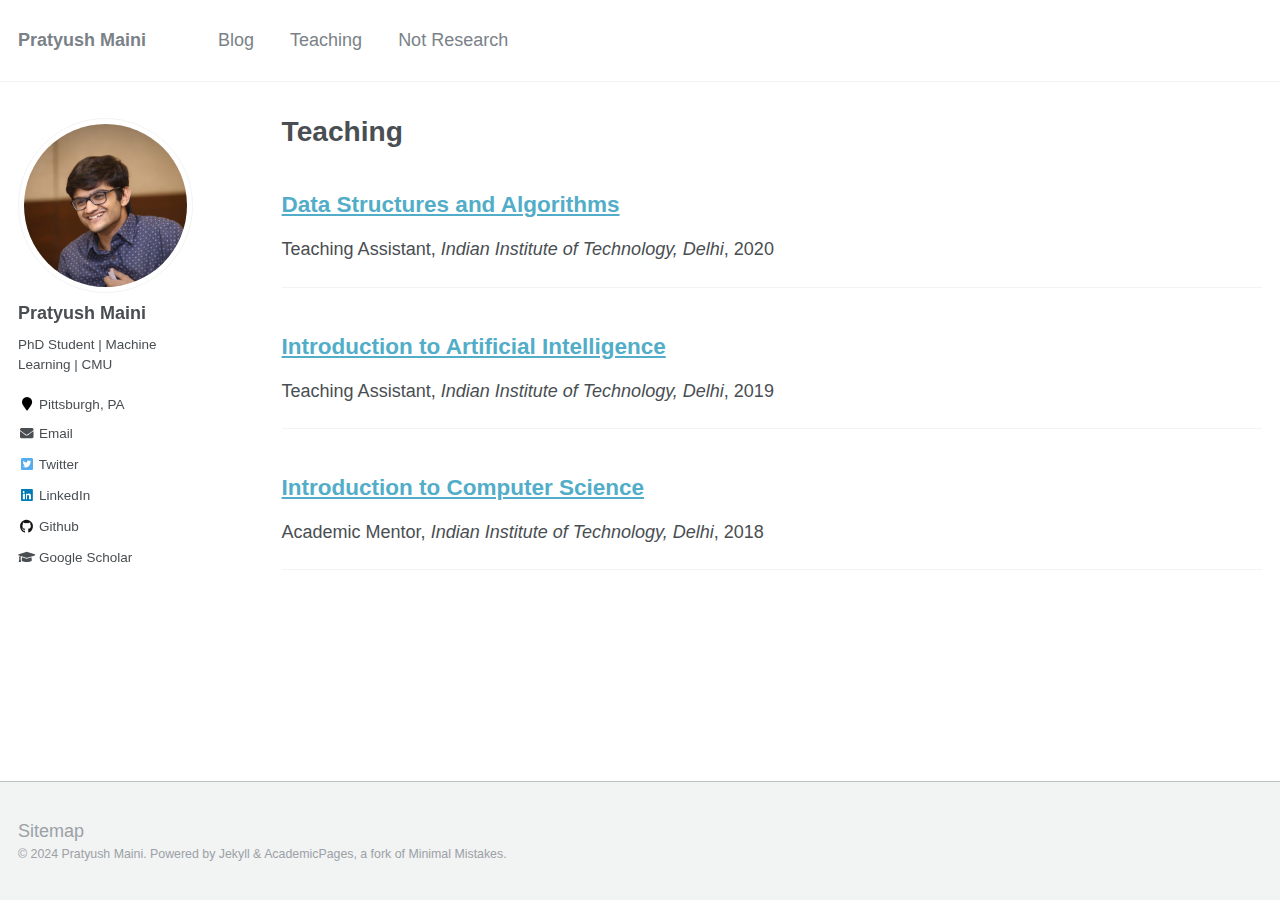
<file: teaching.html>
<!doctype html><html lang="en" class="no-js"><head><meta name="google-site-verification" content="dSs91yaMZFstcVLxzwBo4NGnkZcLMDgV4LDPJ13WFjE"><meta name="google-site-verification" content="IdeLCPxHTXJ0OOEM05vk7UAv72xQh5b7NFrEZAYcJH4"> <!-- dSs91yaMZFstcVLxzwBo4NGnkZcLMDgV4LDPJ13WFjE --><meta charset="utf-8"> <!-- begin SEO --><title> Teaching Pratyush Maini</title><meta property="og:locale" content="en-US"><meta property="og:site_name" content="Pratyush Maini"><meta property="og:title" content="Teaching"><link rel="canonical" href=""><meta property="og:url" content="https://pratyushmaini.github.io/teaching/"> <script type="application/ld+json"> { "@context" : "http://schema.org", "@type" : "Person", "name" : "Pratyush Maini", "url" : "https://pratyushmaini.github.io", "sameAs" : null } </script><meta name="google-site-verification" content="IdeLCPxHTXJ0OOEM05vk7UAv72xQh5b7NFrEZAYcJH4"> <!-- end SEO --><link href="https://pratyushmaini.github.io/feed.xml" type="application/atom+xml" rel="alternate" title="Pratyush Maini Feed"> <!-- http://t.co/dKP3o1e --><meta name="HandheldFriendly" content="True"><meta name="MobileOptimized" content="320"><meta name="viewport" content="width=device-width, initial-scale=1.0"><meta name="google-site-verification" content="dSs91yaMZFstcVLxzwBo4NGnkZcLMDgV4LDPJ13WFjE"><meta name="google-site-verification" content="IdeLCPxHTXJ0OOEM05vk7UAv72xQh5b7NFrEZAYcJH4"> <script> document.documentElement.className = document.documentElement.className.replace(/\bno-js\b/g, '') + ' js '; </script> <!-- For all browsers --><link rel="stylesheet" href="static/css/main.css"><meta http-equiv="cleartype" content="on"> <!-- start custom head snippets --><link rel="apple-touch-icon" sizes="57x57" href="https://pratyushmaini.github.io/images/apple-touch-icon-57x57.png?v=M44lzPylqQ"><link rel="apple-touch-icon" sizes="60x60" href="https://pratyushmaini.github.io/images/apple-touch-icon-60x60.png?v=M44lzPylqQ"><link rel="apple-touch-icon" sizes="72x72" href="https://pratyushmaini.github.io/images/apple-touch-icon-72x72.png?v=M44lzPylqQ"><link rel="apple-touch-icon" sizes="76x76" href="https://pratyushmaini.github.io/images/apple-touch-icon-76x76.png?v=M44lzPylqQ"><link rel="apple-touch-icon" sizes="114x114" href="https://pratyushmaini.github.io/images/apple-touch-icon-114x114.png?v=M44lzPylqQ"><link rel="apple-touch-icon" sizes="120x120" href="https://pratyushmaini.github.io/images/apple-touch-icon-120x120.png?v=M44lzPylqQ"><link rel="apple-touch-icon" sizes="144x144" href="https://pratyushmaini.github.io/images/apple-touch-icon-144x144.png?v=M44lzPylqQ"><link rel="apple-touch-icon" sizes="152x152" href="https://pratyushmaini.github.io/images/apple-touch-icon-152x152.png?v=M44lzPylqQ"><link rel="apple-touch-icon" sizes="180x180" href="https://pratyushmaini.github.io/images/apple-touch-icon-180x180.png?v=M44lzPylqQ"><link rel="icon" type="image/png" href="https://pratyushmaini.github.io/images/favicon-32x32.png?v=M44lzPylqQ" sizes="32x32"><link rel="icon" type="image/png" href="https://pratyushmaini.github.io/images/android-chrome-192x192.png?v=M44lzPylqQ" sizes="192x192"><link rel="icon" type="image/png" href="https://pratyushmaini.github.io/images/favicon-96x96.png?v=M44lzPylqQ" sizes="96x96"><link rel="icon" type="image/png" href="https://pratyushmaini.github.io/images/favicon-16x16.png?v=M44lzPylqQ" sizes="16x16"><link rel="manifest" href="static/css/manifest.json"><link rel="mask-icon" href="https://pratyushmaini.github.io/images/safari-pinned-tab.svg?v=M44lzPylqQ" color="#000000"><link rel="shortcut icon" href="https://pratyushmaini.github.io/images/favicon.ico?v=M44lzPylqQ"><meta name="msapplication-TileColor" content="#000000"><meta name="msapplication-TileImage" content="https://pratyushmaini.github.io/images/mstile-144x144.png?v=M44lzPylqQ"><meta name="msapplication-config" content="https://pratyushmaini.github.io/images/browserconfig.xml?v=M44lzPylqQ"><meta name="theme-color" content="#ffffff"><link rel="stylesheet" href="static/css/academicons.css"> <script type="text/x-mathjax-config"> MathJax.Hub.Config({ TeX: { equationNumbers: { autoNumber: "all" } } }); </script> <script type="text/x-mathjax-config"> MathJax.Hub.Config({ tex2jax: { inlineMath: [ ['$','$'], ["\\(","\\)"] ], processEscapes: true } }); </script> <script src='static/js/latest.js' async=""></script> <!-- end custom head snippets --></head><body> <!--[if lt IE 9]><div class="notice--danger align-center" style="margin: 0;">You are using an <strong>outdated</strong> browser. Please <a href="http://browsehappy.com/">upgrade your browser</a> to improve your experience.</div><![endif]--><div class="masthead"><div class="masthead__inner-wrap"><div class="masthead__menu"><nav id="site-nav" class="greedy-nav"> <button><div class="navicon"></div></button><ul class="visible-links"><li class="masthead__menu-item masthead__menu-item--lg"><a href="index1.html">Pratyush Maini</a></li><li class="masthead__menu-item"><a href="blog.html">Blog</a></li><li class="masthead__menu-item"><a href="">Teaching</a></li><li class="masthead__menu-item"><a href="extra.html">Not Research</a></li></ul><ul class="hidden-links hidden"></ul></nav></div></div></div><div id="main" role="main"><div class="sidebar sticky"><div itemscope="" itemtype="http://schema.org/Person"><div class="author__avatar"> <img src="static/picture/Profile.jpg" class="author__avatar" alt="Pratyush Maini"></div><div class="author__content"><h3 class="author__name">Pratyush Maini</h3><p class="author__bio">PhD Student | Machine Learning | CMU</p></div><div class="author__urls-wrapper"> <button class="btn btn--inverse">Follow</button><ul class="author__urls social-icons"><li><i class="fa fa-fw fa-map-marker" aria-hidden="true"></i> Pittsburgh, PA</li><li><a href="mailto:pratyushmaini@cmu.edu"><i class="fas fa-fw fa-envelope" aria-hidden="true"></i> Email</a></li><li><a href="https://twitter.com/@pratyushmaini"><i class="fab fa-fw fa-twitter-square" aria-hidden="true"></i> Twitter</a></li><li><a href="https://www.linkedin.com/in/pratyush-maini"><i class="fab fa-fw fa-linkedin" aria-hidden="true"></i> LinkedIn</a></li><li><a href="https://github.com/pratyushmaini"><i class="fab fa-fw fa-github" aria-hidden="true"></i> Github</a></li><li><a href="https://scholar.google.com/citations?hl=en&user=2jPsTDgAAAAJ&view_op=list_works&citft=1&citft=2&citft=3&email_for_op=pratyush.maini%40gmail.com&gmla=[base64]"><i class="fas fa-fw fa-graduation-cap"></i> Google Scholar</a></li></ul></div></div></div><div class="archive"><h1 class="page__title">Teaching</h1><div class="list__item"><article class="archive__item" itemscope="" itemtype="http://schema.org/CreativeWork"><h2 class="archive__item-title" itemprop="headline"> <a href="https://pratyushmaini.github.io/teaching/2020-ds-ta" rel="permalink">Data Structures and Algorithms </a></h2><p> Teaching Assistant, <i>Indian Institute of Technology, Delhi</i>, 2020</p><p class="archive__item-excerpt" itemprop="description"><hr></article></div><div class="list__item"><article class="archive__item" itemscope="" itemtype="http://schema.org/CreativeWork"><h2 class="archive__item-title" itemprop="headline"> <a href="https://pratyushmaini.github.io/teaching/2019-ai" rel="permalink">Introduction to Artificial Intelligence </a></h2><p> Teaching Assistant, <i>Indian Institute of Technology, Delhi</i>, 2019</p><p class="archive__item-excerpt" itemprop="description"><hr></article></div><div class="list__item"><article class="archive__item" itemscope="" itemtype="http://schema.org/CreativeWork"><h2 class="archive__item-title" itemprop="headline"> <a href="https://pratyushmaini.github.io/teaching/2018-col100" rel="permalink">Introduction to Computer Science </a></h2><p> Academic Mentor, <i>Indian Institute of Technology, Delhi</i>, 2018</p><p class="archive__item-excerpt" itemprop="description"><hr></article></div></div></div><div class="page__footer"><footer> <!-- start custom footer snippets --> <a href="sitemap.html">Sitemap</a> <!-- end custom footer snippets --><div class="page__footer-follow"><ul class="social-icons"> <!--<li><strong>Follow:</strong></li><li><a href="https://facebook.com/pratyush.maini"><i class="fab fa-facebook-square" aria-hidden="true"></i> Facebook</a></li><li><a href="http://github.com/pratyushmaini"><i class="fab fa-github" aria-hidden="true"></i> GitHub</a></li>--> <!--<li><a href="https://pratyushmaini.github.io/feed.xml"><i class="fa fa-fw fa-rss-square" aria-hidden="true"></i> Feed</a></li>--></ul></div><div class="page__footer-copyright">&copy; 2024 Pratyush Maini. Powered by <a href="http://jekyllrb.com" rel="nofollow">Jekyll</a> &amp; <a href="https://github.com/academicpages/academicpages.github.io">AcademicPages</a>, a fork of <a href="https://mademistakes.com/work/minimal-mistakes-jekyll-theme/" rel="nofollow">Minimal Mistakes</a>.</div></footer></div><script src="static/js/main.min.js"></script> <script> (function(i,s,o,g,r,a,m){i['GoogleAnalyticsObject']=r;i[r]=i[r]||function(){ (i[r].q=i[r].q||[]).push(arguments)},i[r].l=1*new Date();a=s.createElement(o), m=s.getElementsByTagName(o)[0];a.async=1;a.src=g;m.parentNode.insertBefore(a,m) })(window,document,'script','//www.google-analytics.com/analytics.js','ga'); ga('create', '', 'auto'); ga('send', 'pageview'); </script></body></html>
</file>
<file: static/css/main.css>
a:focus{outline:thin dotted #f89406;outline:5px auto #f89406;outline-offset:-2px}*,*:before,*:after{-moz-box-sizing:border-box;-webkit-box-sizing:border-box;box-sizing:border-box}html{box-sizing:border-box;background-color:#fff;font-size:16px;-webkit-text-size-adjust:100%;-ms-text-size-adjust:100%}@media (min-width: 48em){html{font-size:18px}}body{margin:0}::-moz-selection{color:#fff;background:#000}::selection{color:#fff;background:#000}article,aside,details,figcaption,figure,footer,header,hgroup,main,nav,section{display:block}audio,canvas,video{display:inline-block;*display:inline;*zoom:1}audio:not([controls]){display:none}a{color:#52adc8}a:hover,a:active{outline:0}sub,sup{position:relative;font-size:75%;line-height:0;vertical-align:baseline}sup{top:-0.5em}sub{bottom:-0.25em}img{max-width:100%;width:auto\9;height:auto;vertical-align:middle;border:0;-ms-interpolation-mode:bicubic}#map_canvas img,.google-maps img{max-width:none}button,input,select,textarea{margin:0;font-size:100%;vertical-align:middle}button,input{*overflow:visible;line-height:normal}button::-moz-focus-inner,input::-moz-focus-inner{padding:0;border:0}button,html input[type="button"],input[type="reset"],input[type="submit"]{-webkit-appearance:button;cursor:pointer}label,select,button,input[type="button"],input[type="reset"],input[type="submit"],input[type="radio"],input[type="checkbox"]{cursor:pointer}input[type="search"]{box-sizing:content-box;-webkit-appearance:textfield}input[type="search"]::-webkit-search-decoration,input[type="search"]::-webkit-search-cancel-button{-webkit-appearance:none}textarea{overflow:auto;vertical-align:top}html{position:relative;min-height:100%}body{margin:0;padding:0;padding-bottom:9em;color:#494e52;font-family:-apple-system,".SFNSText-Regular","San Francisco","Roboto","Segoe UI","Helvetica Neue","Lucida Grande",Arial,sans-serif;line-height:1.5}body.overflow--hidden{overflow:hidden}h1,h2,h3,h4,h5,h6{margin:2em 0 0.5em;line-height:1.2;font-family:-apple-system,".SFNSText-Regular","San Francisco","Roboto","Segoe UI","Helvetica Neue","Lucida Grande",Arial,sans-serif;font-weight:bold}h1{margin-top:0;font-size:1.563em}h2{font-size:1.25em}h3{font-size:1em}h4{font-size:.75em}h5{font-size:.75em}h6{font-size:.75em}small,.small{font-size:.75em}p{margin-bottom:1.3em}u,ins{text-decoration:none;border-bottom:1px solid #494e52}u a,ins a{color:inherit}del a{color:inherit}p,pre,blockquote,ul,ol,dl,figure,table,fieldset{orphans:3;widows:3}abbr[title],abbr[data-original-title]{text-decoration:none;cursor:help;border-bottom:1px dotted #494e52}blockquote{margin:2em 1em 2em 0;padding-left:1em;padding-right:1em;font-style:italic;border-left:0.25em solid #7a8288}blockquote cite{font-style:italic}blockquote cite:before{content:"\2014";padding-right:5px}a:hover,a:active{outline:0}tt,code,kbd,samp,pre{font-family:Monaco,Consolas,"Lucida Console",monospace}pre{overflow-x:auto}p>code,a>code,li>code,figcaption>code,td>code{padding-top:0.1rem;padding-bottom:0.1rem;font-size:.75em;background:#fafafa;border:1px solid #f2f3f3;border-radius:4px;box-shadow:0 1px 1px rgba(0,0,0,0.125)}p>code:before,p>code:after,a>code:before,a>code:after,li>code:before,li>code:after,figcaption>code:before,figcaption>code:after,td>code:before,td>code:after{letter-spacing:-0.2em;content:"\00a0"}hr{display:block;margin:1em 0;border:0;border-top:1px solid #f2f3f3}ul li,ol li{margin-bottom:0.5em}li ul,li ol{margin-top:0.5em}figure{display:-webkit-box;display:flex;-webkit-box-pack:justify;justify-content:space-between;-webkit-box-align:start;align-items:flex-start;flex-wrap:wrap;margin:2em 0}figure img,figure iframe,figure .fluid-width-video-wrapper{margin-bottom:1em}figure img{width:100%;border-radius:4px;-webkit-transition:all 0.2s ease-in-out;transition:all 0.2s ease-in-out}figure>a{display:block}@media (min-width: 37.5em){figure.half>a,figure.half>img{width:calc(50% - 0.5em)}}figure.half figcaption{width:100%}@media (min-width: 37.5em){figure.third>a,figure.third>img{width:calc(33.3333% - 0.5em)}}figure.third figcaption{width:100%}figcaption{margin-bottom:0.5em;color:#777a7d;font-family:Georgia,Times,serif;font-size:.75em}figcaption a{color:inherit;text-decoration:none;border-bottom:1px solid #bdc1c4;-webkit-transition:all 0.2s ease-in-out;transition:all 0.2s ease-in-out}figcaption a:hover{color:#000;border-bottom-color:#000}svg:not(:root){overflow:hidden}nav ul{margin:0;padding:0}nav li{list-style:none}nav a{text-decoration:none}nav ul li,nav ol li{margin-bottom:0}nav li ul,nav li ol{margin-top:0}b,i,strong,em,blockquote,p,q,span,figure,img,h1,h2,header,input,a,tr,td,form button,input[type="submit"],.btn,#goog-wm-sb,.highlight,.archive__item-teaser{-webkit-transition:all 0.2s ease-in-out;transition:all 0.2s ease-in-out}.hidden{display:none;visibility:hidden}.load{display:none}.transparent{opacity:0}.visually-hidden,.screen-reader-text,.screen-reader-text span,.screen-reader-shortcut{position:absolute !important;clip:rect(1px, 1px, 1px, 1px);height:1px !important;width:1px !important;border:0 !important;overflow:hidden}body:hover .visually-hidden a,body:hover .visually-hidden input,body:hover .visually-hidden button{display:none !important}.screen-reader-text:focus,.screen-reader-shortcut:focus{clip:auto !important;height:auto !important;width:auto !important;display:block;font-size:1em;font-weight:bold;padding:15px 23px 14px;background:#fff;z-index:100000;text-decoration:none;box-shadow:0 0 2px 2px rgba(0,0,0,0.6)}.skip-link{position:fixed;z-index:20;margin:0;font-family:-apple-system,".SFNSText-Regular","San Francisco","Roboto","Segoe UI","Helvetica Neue","Lucida Grande",Arial,sans-serif;white-space:nowrap}.skip-link li{height:0;width:0;list-style:none}.text-left{text-align:left}.text-center{text-align:center}.text-right{text-align:right}.text-justify{text-align:justify}.text-nowrap{white-space:nowrap}.cf{clear:both}.wrapper{max-width:925px;margin-left:auto;margin-right:auto}.wrapper:after{content:" ";display:block;clear:both}.align-left{display:block;margin-left:auto;margin-right:auto}@media (min-width: 37.5em){.align-left{float:left;margin-right:1em}}.align-right{display:block;margin-left:auto;margin-right:auto}@media (min-width: 37.5em){.align-right{float:right;margin-left:1em}}.align-center{display:block;margin-left:auto;margin-right:auto}@media (min-width: 57.8125em){.full{margin-right:-19.4915254237% !important}}.icon{display:inline-block;fill:currentColor;width:1em;height:1.1em;line-height:1;position:relative;top:-0.1em;vertical-align:middle}.social-icons .fa{color:#000}.social-icons .fa-behance,.social-icons .fa-behance-square{color:#1769FF}.social-icons .fa-dribbble{color:#ea4c89}.social-icons .fa-facebook,.social-icons .fa-facebook-square{color:#3b5998}.social-icons .fa-flickr{color:#ff0084}.social-icons .fa-foursquare{color:#0072b1}.social-icons .fa-github,.social-icons .fa-github-alt,.social-icons .fa-github-square{color:#171516}.social-icons .fa-google-plus,.social-icons .fa-google-plus-square{color:#dd4b39}.social-icons .fa-instagram{color:#517fa4}.social-icons .fa-lastfm,.social-icons .fa-lastfm-square{color:#d51007}.social-icons .fa-linkedin,.social-icons .fa-linkedin-square{color:#007bb6}.social-icons .fa-pinterest,.social-icons .fa-pinterest-p,.social-icons .fa-pinterest-square{color:#cb2027}.social-icons .fa-rss,.social-icons .fa-rss-square{color:#fa9b39}.social-icons .fa-soundcloud{color:#f30}.social-icons .fa-stack-exchange,.social-icons .fa-stack-overflow{color:#fe7a15}.social-icons .fa-tumblr,.social-icons .fa-tumblr-square{color:#32506d}.social-icons .fa-twitter,.social-icons .fa-twitter-square{color:#55acee}.social-icons .fa-vimeo,.social-icons .fa-vimeo-square{color:#1ab7ea}.social-icons .fa-vine{color:#00bf8f}.social-icons .fa-youtube,.social-icons .fa-youtube-square,.social-icons .fa-youtube-play{color:#b00}.social-icons .fa-xing,.social-icons .fa-xing-square{color:#006567}.navicon{position:relative;width:28px;height:4px;background:#fff;margin:auto;-webkit-transition:0.3s;transition:0.3s}.navicon:before,.navicon:after{content:"";position:absolute;left:0;width:28px;height:4px;background:#fff;-webkit-transition:0.3s;transition:0.3s}.navicon:before{top:-8px}.navicon:after{bottom:-8px}.close .navicon{background:transparent}.close .navicon:before,.close .navicon:after{-webkit-transform-origin:50% 50%;-ms-transform-origin:50% 50%;transform-origin:50% 50%;top:0;width:28px}.close .navicon:before{-webkit-transform:rotate3d(0, 0, 1, 45deg);transform:rotate3d(0, 0, 1, 45deg)}.close .navicon:after{-webkit-transform:rotate3d(0, 0, 1, -45deg);transform:rotate3d(0, 0, 1, -45deg)}@media (min-width: 57.8125em){.sticky{clear:both;position:-webkit-sticky;position:sticky;top:2em}.sticky::after{clear:both;content:"";display:table}.sticky>*{display:block}}.well{min-height:20px;padding:19px;margin-bottom:20px;background-color:#f5f5f5;border:1px solid #e3e3e3;border-radius:4px;box-shadow:inset 0 1px 1px rgba(0,0,0,0.05)}.show-modal{overflow:hidden;position:relative}.show-modal:before{position:absolute;content:"";top:0;left:0;width:100%;height:100%;z-index:999;background-color:rgba(255,255,255,0.85)}.show-modal .modal{display:block}.modal{display:none;position:fixed;width:300px;top:50%;left:50%;margin-left:-150px;margin-top:-150px;min-height:0;z-index:9999;background:#fff;border:1px solid #f2f3f3;border-radius:4px;box-shadow:0 1px 1px rgba(0,0,0,0.125)}.modal__title{margin:0;padding:0.5em 1em}.modal__supporting-text{padding:0 1em 0.5em 1em}.modal__actions{padding:0.5em 1em;border-top:1px solid #f2f3f3}.footnote{color:#9ba1a6;text-decoration:none}.footnotes{color:#9ba1a6}.footnotes ol,.footnotes li,.footnotes p{margin-bottom:0;font-size:.75em}a.reversefootnote{color:#7a8288;text-decoration:none}a.reversefootnote:hover{text-decoration:underline}.required{color:#ee5f5b;font-weight:bold}@-webkit-keyframes intro{0%{opacity:0}100%{opacity:1}}@keyframes intro{0%{opacity:0}100%{opacity:1}}table{margin-bottom:1em;width:100%;font-family:-apple-system,".SFNSText-Regular","San Francisco","Roboto","Segoe UI","Helvetica Neue","Lucida Grande",Arial,sans-serif;font-size:.75em;border-collapse:collapse;border:1px solid #bdc1c4}table+table{margin-top:1em}thead{background-color:#f2f3f3;border-bottom:1px solid #bdc1c4}th{padding:0.5em;font-weight:bold;text-align:left;border-right:1px solid #bdc1c4}td{padding:0.5em;border-bottom:1px solid #bdc1c4;border-right:1px solid #bdc1c4}tr,td,th{vertical-align:middle}.btn,#goog-wm-sb{display:inline-block;margin-bottom:0.25em;padding:0.5em 1em;color:#fff !important;font-family:-apple-system,".SFNSText-Regular","San Francisco","Roboto","Segoe UI","Helvetica Neue","Lucida Grande",Arial,sans-serif;font-size:.75em;font-weight:bold;text-align:center;text-decoration:none;background-color:#7a8288;border:0 !important;border-radius:4px;cursor:pointer}.btn:hover,#goog-wm-sb:hover{background-color:#333}.btn .icon,#goog-wm-sb .icon{margin-right:0.5em}.btn .icon+.hidden,#goog-wm-sb .icon+.hidden{margin-left:-0.5em}.btn--block{display:block;width:100%}.btn--block+.btn--block{margin-top:0.25em}.btn--inverse{color:#7a8288 !important;border:1px solid #bdc1c4 !important;background-color:#fff}.btn--inverse:hover{color:#fff !important;border-color:#7a8288}.btn--light-outline{border:1px solid #fff !important;background-color:transparent}.btn--info{background-color:#52adc8}.btn--info:hover{background-color:#428aa0}.btn--warning{background-color:#f89406}.btn--warning:hover{background-color:#c67605}.btn--success{background-color:#62c462}.btn--success:hover{background-color:#4e9d4e}.btn--danger{background-color:#ee5f5b}.btn--danger:hover{background-color:#be4c49}.btn--disabled{pointer-events:none;cursor:not-allowed;filter:alpha(opacity=65);box-shadow:none;opacity:0.65}.btn--facebook{background-color:#3b5998}.btn--facebook:hover{background-color:#2f477a}.btn--twitter{background-color:#55acee}.btn--twitter:hover{background-color:#448abe}.btn--google-plus{background-color:#dd4b39}.btn--google-plus:hover{background-color:#b13c2e}.btn--linkedin{background-color:#007bb6}.btn--linkedin:hover{background-color:#006292}.btn--x-large{font-size:1.25em}.btn--large{font-size:1em}.btn--small{font-size:.6875em}.notice{margin:2em 0 !important;padding:1em;font-family:-apple-system,".SFNSText-Regular","San Francisco","Roboto","Segoe UI","Helvetica Neue","Lucida Grande",Arial,sans-serif;font-size:.75em !important;text-indent:initial;background-color:#f8f9f9;border-radius:4px;box-shadow:0 1px 1px rgba(189,193,196,0.25)}.notice h4{margin-top:0 !important;margin-bottom:0.75em}.page__content .notice h4{margin-bottom:0;font-size:1em}.notice p:last-child{margin-bottom:0 !important}.notice h4+p{margin-top:0;padding-top:0}.notice a{color:#bdc1c4}.notice a:hover{color:#717476}.notice code{background-color:#fcfcfc}.notice ul:last-child{margin-bottom:0}.notice--primary{margin:2em 0 !important;padding:1em;font-family:-apple-system,".SFNSText-Regular","San Francisco","Roboto","Segoe UI","Helvetica Neue","Lucida Grande",Arial,sans-serif;font-size:.75em !important;text-indent:initial;background-color:#f2f3f3;border-radius:4px;box-shadow:0 1px 1px rgba(122,130,136,0.25)}.notice--primary h4{margin-top:0 !important;margin-bottom:0.75em}.page__content .notice--primary h4{margin-bottom:0;font-size:1em}.notice--primary p:last-child{margin-bottom:0 !important}.notice--primary h4+p{margin-top:0;padding-top:0}.notice--primary a{color:#7a8288}.notice--primary a:hover{color:#494e52}.notice--primary code{background-color:#f8f9f9}.notice--primary ul:last-child{margin-bottom:0}.notice--info{margin:2em 0 !important;padding:1em;font-family:-apple-system,".SFNSText-Regular","San Francisco","Roboto","Segoe UI","Helvetica Neue","Lucida Grande",Arial,sans-serif;font-size:.75em !important;text-indent:initial;background-color:#eef7fa;border-radius:4px;box-shadow:0 1px 1px rgba(82,173,200,0.25)}.notice--info h4{margin-top:0 !important;margin-bottom:0.75em}.page__content .notice--info h4{margin-bottom:0;font-size:1em}.notice--info p:last-child{margin-bottom:0 !important}.notice--info h4+p{margin-top:0;padding-top:0}.notice--info a{color:#52adc8}.notice--info a:hover{color:#316878}.notice--info code{background-color:#f6fbfc}.notice--info ul:last-child{margin-bottom:0}.notice--warning{margin:2em 0 !important;padding:1em;font-family:-apple-system,".SFNSText-Regular","San Francisco","Roboto","Segoe UI","Helvetica Neue","Lucida Grande",Arial,sans-serif;font-size:.75em !important;text-indent:initial;background-color:#fef4e6;border-radius:4px;box-shadow:0 1px 1px rgba(248,148,6,0.25)}.notice--warning h4{margin-top:0 !important;margin-bottom:0.75em}.page__content .notice--warning h4{margin-bottom:0;font-size:1em}.notice--warning p:last-child{margin-bottom:0 !important}.notice--warning h4+p{margin-top:0;padding-top:0}.notice--warning a{color:#f89406}.notice--warning a:hover{color:#955904}.notice--warning code{background-color:#fffaf3}.notice--warning ul:last-child{margin-bottom:0}.notice--success{margin:2em 0 !important;padding:1em;font-family:-apple-system,".SFNSText-Regular","San Francisco","Roboto","Segoe UI","Helvetica Neue","Lucida Grande",Arial,sans-serif;font-size:.75em !important;text-indent:initial;background-color:#eff9ef;border-radius:4px;box-shadow:0 1px 1px rgba(98,196,98,0.25)}.notice--success h4{margin-top:0 !important;margin-bottom:0.75em}.page__content .notice--success h4{margin-bottom:0;font-size:1em}.notice--success p:last-child{margin-bottom:0 !important}.notice--success h4+p{margin-top:0;padding-top:0}.notice--success a{color:#62c462}.notice--success a:hover{color:#3b763b}.notice--success code{background-color:#f7fcf7}.notice--success ul:last-child{margin-bottom:0}.notice--danger{margin:2em 0 !important;padding:1em;font-family:-apple-system,".SFNSText-Regular","San Francisco","Roboto","Segoe UI","Helvetica Neue","Lucida Grande",Arial,sans-serif;font-size:.75em !important;text-indent:initial;background-color:#fdefef;border-radius:4px;box-shadow:0 1px 1px rgba(238,95,91,0.25)}.notice--danger h4{margin-top:0 !important;margin-bottom:0.75em}.page__content .notice--danger h4{margin-bottom:0;font-size:1em}.notice--danger p:last-child{margin-bottom:0 !important}.notice--danger h4+p{margin-top:0;padding-top:0}.notice--danger a{color:#ee5f5b}.notice--danger a:hover{color:#8f3937}.notice--danger code{background-color:#fef7f7}.notice--danger ul:last-child{margin-bottom:0}.masthead{position:relative;border-bottom:1px solid #f2f3f3;-webkit-animation:intro 0.3s both;animation:intro 0.3s both;-webkit-animation-delay:0.15s;animation-delay:0.15s;z-index:20}.masthead__inner-wrap{max-width:925px;margin-left:auto;margin-right:auto;clear:both;padding:1em 1em 1em;font-family:-apple-system,".SFNSText-Regular","San Francisco","Roboto","Segoe UI","Helvetica Neue","Lucida Grande",Arial,sans-serif}.masthead__inner-wrap:after{content:" ";display:block;clear:both}.masthead__inner-wrap::after{clear:both;content:"";display:table}@media (min-width: 80em){.masthead__inner-wrap{max-width:1280px}}.masthead__inner-wrap nav{z-index:10}.masthead__inner-wrap a{text-decoration:none}.masthead__menu ul{margin:0;padding:0;clear:both;list-style-type:none}.masthead__menu-item{display:block;list-style-type:none;white-space:nowrap}.masthead__menu-item--lg{padding-right:2em;font-weight:700}.breadcrumbs{max-width:925px;margin-left:auto;margin-right:auto;clear:both;margin-top:0;margin-bottom:0;padding-left:2em;padding-right:2em;font-family:-apple-system,".SFNSText-Regular","San Francisco","Roboto","Segoe UI","Helvetica Neue","Lucida Grande",Arial,sans-serif;-webkit-animation:intro 0.3s both;animation:intro 0.3s both;-webkit-animation-delay:0.30s;animation-delay:0.30s}.breadcrumbs:after{content:" ";display:block;clear:both}.breadcrumbs::after{clear:both;content:"";display:table}@media (min-width: 57.8125em){.breadcrumbs{padding-left:1em;padding-right:1em}}@media (min-width: 80em){.breadcrumbs{max-width:1280px}}.breadcrumbs ol{padding:0;list-style:none;font-size:.75em}@media (min-width: 57.8125em){.breadcrumbs ol{width:83.0508474576%;float:right;margin-right:0}}@media (min-width: 80em){.breadcrumbs ol{padding-left:4.2372881356%}}.breadcrumbs li{display:inline}.breadcrumbs .current{font-weight:bold}.pagination{clear:both;width:100%;float:left;margin-left:0;margin-right:0;clear:both;margin-top:1em;padding-top:1em}.pagination::after{clear:both;content:"";display:table}.pagination ul{margin:0;padding:0;list-style-type:none;font-family:-apple-system,".SFNSText-Regular","San Francisco","Roboto","Segoe UI","Helvetica Neue","Lucida Grande",Arial,sans-serif}.pagination li{display:block;float:left;margin-left:-1px}.pagination li a{margin-bottom:0.25em;padding:0.5em 1em;font-family:-apple-system,".SFNSText-Regular","San Francisco","Roboto","Segoe UI","Helvetica Neue","Lucida Grande",Arial,sans-serif;font-size:14px;font-weight:bold;line-height:1.5;text-align:center;text-decoration:none;color:#9ba1a6;border:1px solid #bdc1c4;border-radius:0}.pagination li a:hover{color:#3e8296}.pagination li a.current{color:#fff;background:#7a8288}.pagination li a.disabled{color:#dee0e1;pointer-events:none;cursor:not-allowed}.pagination li:first-child{margin-left:0}.pagination li:first-child a{border-top-left-radius:4px;border-bottom-left-radius:4px}.pagination li:last-child a{border-top-right-radius:4px;border-bottom-right-radius:4px}.pagination--pager{display:block;padding:1em 2em;float:left;width:50%;font-family:-apple-system,".SFNSText-Regular","San Francisco","Roboto","Segoe UI","Helvetica Neue","Lucida Grande",Arial,sans-serif;font-size:1em;font-weight:bold;text-align:center;text-decoration:none;color:#bdc1c4;border:1px solid #bdc1c4;border-radius:4px}.pagination--pager:hover{color:#3e8296}.pagination--pager:first-child{border-top-right-radius:0;border-bottom-right-radius:0}.pagination--pager:last-child{margin-left:-1px;border-top-left-radius:0;border-bottom-left-radius:0}.pagination--pager.disabled{color:#dee0e1;pointer-events:none;cursor:not-allowed}.page__content+.pagination,.page__meta+.pagination,.comment__date+.pagination,.page__share+.pagination,.page__comments+.pagination{margin-top:2em;padding-top:2em;border-top:1px solid #f2f3f3}.greedy-nav{position:relative;min-width:250px;background:#fff}.greedy-nav a{display:block;margin:0 1rem;padding:0.5rem 0;color:#7a8288;text-decoration:none}.greedy-nav a:hover{color:#5c6266}.greedy-nav button{position:absolute;height:100%;right:0;padding:0 0.5rem;border:0;outline:none;background-color:#7a8288;color:#fff;cursor:pointer}.greedy-nav .visible-links{display:table}.greedy-nav .visible-links li{display:table-cell;vertical-align:middle}.greedy-nav .visible-links li:first-child{font-weight:bold}.greedy-nav .visible-links li:first-child a{margin-left:0}.greedy-nav .visible-links li:last-child a{margin-right:0}.greedy-nav .visible-links a{position:relative}.greedy-nav .visible-links a:before{content:"";position:absolute;left:0;bottom:0;height:4px;background:#bdc1c4;width:100%;-webkit-transition:all 0.2s ease-in-out;transition:all 0.2s ease-in-out;-webkit-transform:scaleX(0);-ms-transform:scaleX(0);transform:scaleX(0)}.greedy-nav .visible-links a:hover:before{-webkit-transform:scaleX(1);-ms-transform:scaleX(1);transform:scaleX(1)}.greedy-nav .hidden-links{position:absolute;top:100%;right:0;margin-top:15px;padding:5px;border:1px solid #f2f3f3;border-radius:4px;background:#fff;box-shadow:0 0 10px rgba(0,0,0,0.25)}.greedy-nav .hidden-links a{margin:0;padding:10px 20px;font-size:1em}.greedy-nav .hidden-links a:hover{color:#5c6266;background:#dee0e1}.greedy-nav .hidden-links:before{content:"";position:absolute;top:-11px;right:10px;width:0;border-style:solid;border-width:0 10px 10px;border-color:#f2f3f3 transparent;display:block;z-index:0}.greedy-nav .hidden-links:after{content:"";position:absolute;top:-10px;right:10px;width:0;border-style:solid;border-width:0 10px 10px;border-color:#fff transparent;display:block;z-index:1}.greedy-nav .hidden-links li{display:block;border-bottom:1px solid #f2f3f3}.greedy-nav .hidden-links li:last-child{border-bottom:none}.nav__list{font-size:1.25rem}.nav__list ul{margin-bottom:1em}.nav__list a{display:block;padding:0.125em 0;color:inherit}.nav__list a:hover{text-decoration:underline}.nav__list .active{margin-left:-0.5em;padding-left:0.5em;padding-right:0.5em;color:#fff;font-weight:bold;background:#7a8288;border-radius:4px}.nav__list .active:hover{color:#fff}.nav__title{margin:0;padding:0.5rem 1rem;font-family:-apple-system,".SFNSText-Regular","San Francisco","Roboto","Segoe UI","Helvetica Neue","Lucida Grande",Arial,sans-serif;font-size:1em;font-weight:bold}.nav__sub-title{display:block;margin:0.5rem 0;padding:0.5rem 0;font-family:-apple-system,".SFNSText-Regular","San Francisco","Roboto","Segoe UI","Helvetica Neue","Lucida Grande",Arial,sans-serif;font-size:.75em;font-weight:bold;text-transform:uppercase;border-bottom:1px solid #f2f3f3}.toc{font-family:-apple-system,".SFNSText-Regular","San Francisco","Roboto","Segoe UI","Helvetica Neue","Lucida Grande",Arial,sans-serif;color:#7a8288;text-transform:uppercase;letter-spacing:1px;background-color:#fff;border:1px solid #f2f3f3;border-radius:4px;box-shadow:0 1px 1px rgba(0,0,0,0.125)}.toc .nav__title{color:#fff;font-size:.75em;background:#7a8288;border-top-left-radius:4px;border-top-right-radius:4px}.toc__menu{margin:0;padding:0;width:100%;list-style:none;font-size:0.8rem}.toc__menu a{display:block;padding:0.5rem 1rem;color:#7a8288;font-size:.6875em;font-weight:bold;line-height:1.5;border-bottom:1px solid #f2f3f3}.toc__menu a:hover{color:#000;background:#f2f3f3}.toc__menu>li:last-child a{border-bottom:none}.toc__menu li ul>li a{padding-left:2rem;font-weight:normal}.toc__menu li>ul li{display:none}@media (min-width: 48em){.toc__menu li>ul li{display:block}}.page__footer{clear:both;float:left;margin-left:0;margin-right:0;width:100%;clear:both;position:absolute;bottom:0em;height:auto;margin-top:3em;color:#9ba1a6;-webkit-animation:intro 0.3s both;animation:intro 0.3s both;-webkit-animation-delay:0.45s;animation-delay:0.45s;background-color:#f2f3f3;border-top:1px solid #bdc1c4}.page__footer::after{clear:both;content:"";display:table}.page__footer footer{clear:both;margin-left:auto;margin-right:auto;margin-top:2em;max-width:100%;padding:0 1em 2em}.page__footer footer::after{clear:both;content:"";display:table}@media (min-width: 80em){.page__footer footer{max-width:1280px}}.page__footer a{color:inherit;text-decoration:none}.page__footer a:hover{text-decoration:underline}.page__footer .fas,.page__footer .fab,.page__footer .far,.page__footer .fal{color:#9ba1a6}.page__footer-copyright{font-family:-apple-system,".SFNSText-Regular","San Francisco","Roboto","Segoe UI","Helvetica Neue","Lucida Grande",Arial,sans-serif;font-size:.6875em}.page__footer-follow ul{margin:0;padding:0;list-style-type:none}.page__footer-follow li{display:inline-block;padding-top:5px;padding-bottom:5px;font-family:-apple-system,".SFNSText-Regular","San Francisco","Roboto","Segoe UI","Helvetica Neue","Lucida Grande",Arial,sans-serif;font-size:.75em;text-transform:uppercase}.page__footer-follow li+li:before{content:"";padding-right:5px}.page__footer-follow a{padding-right:10px;font-weight:bold}.page__footer-follow .social-icons a{white-space:nowrap}div.highlighter-rouge,figure.highlight{position:relative;margin-bottom:1em;padding:1em;border:1px solid #f2f3f3;border-radius:4px;background-color:#fafafa;box-shadow:0 1px 1px rgba(0,0,0,0.125)}div.highlighter-rouge:before,figure.highlight:before{position:absolute;top:0;right:0;padding:0.5em;background-color:#f2f3f3;content:"\f121";font-family:"fontawesome" !important;font-size:.75em;line-height:1;text-transform:none;speak:none}div.highlighter-rouge .highlight,figure.highlight .highlight{margin:0;font-family:Monaco,Consolas,"Lucida Console",monospace;font-size:.6875em;line-height:1.8}.highlight table td{padding:5px}.highlight table pre{margin:0}.highlight .c{color:#93a1a1}.highlight .err{color:#586e75}.highlight .g{color:#586e75}.highlight .k{color:#859900}.highlight .l{color:#586e75}.highlight .n{color:#586e75}.highlight .o{color:#859900}.highlight .x{color:#cb4b16}.highlight .p{color:#586e75}.highlight .cm{color:#93a1a1}.highlight .cp{color:#859900}.highlight .c1{color:#93a1a1}.highlight .cs{color:#859900}.highlight .gd{color:#2aa198}.highlight .ge{color:#586e75;font-style:italic}.highlight .gr{color:#dc322f}.highlight .gh{color:#cb4b16}.highlight .gi{color:#859900}.highlight .go{color:#586e75}.highlight .gp{color:#586e75}.highlight .gs{color:#586e75;font-weight:bold}.highlight .gu{color:#cb4b16}.highlight .gt{color:#586e75}.highlight .kc{color:#cb4b16}.highlight .kd{color:#22b3eb}.highlight .kn{color:#859900}.highlight .kp{color:#859900}.highlight .kr{color:#22b3eb}.highlight .kt{color:#dc322f}.highlight .ld{color:#586e75}.highlight .m{color:#2aa198}.highlight .s{color:#2aa198}.highlight .na{color:#586e75}.highlight .nb{color:#B58900}.highlight .nc{color:#22b3eb}.highlight .no{color:#cb4b16}.highlight .nd{color:#22b3eb}.highlight .ni{color:#cb4b16}.highlight .ne{color:#cb4b16}.highlight .nf{color:#22b3eb}.highlight .nl{color:#586e75}.highlight .nn{color:#586e75}.highlight .nx{color:#586e75}.highlight .py{color:#586e75}.highlight .nt{color:#22b3eb}.highlight .nv{color:#22b3eb}.highlight .ow{color:#859900}.highlight .w{color:#586e75}.highlight .mf{color:#2aa198}.highlight .mh{color:#2aa198}.highlight .mi{color:#2aa198}.highlight .mo{color:#2aa198}.highlight .sb{color:#93a1a1}.highlight .sc{color:#2aa198}.highlight .sd{color:#586e75}.highlight .s2{color:#2aa198}.highlight .se{color:#cb4b16}.highlight .sh{color:#586e75}.highlight .si{color:#2aa198}.highlight .sx{color:#2aa198}.highlight .sr{color:#dc322f}.highlight .s1{color:#2aa198}.highlight .ss{color:#2aa198}.highlight .bp{color:#22b3eb}.highlight .vc{color:#22b3eb}.highlight .vg{color:#22b3eb}.highlight .vi{color:#22b3eb}.highlight .il{color:#2aa198}form{margin:0 0 5px 0}form fieldset{margin-bottom:5px;padding:0;border-width:0}form legend{display:block;width:100%;margin-bottom:10px;*margin-left:-7px;padding:0;color:#494e52;border:0;border-bottom:1px solid #ccc;white-space:normal}form p{margin-bottom:5px / 2}form ul{list-style-type:none;margin:0 0 5px 0;padding:0}form br{display:none}label,input,button,select,textarea{vertical-align:baseline;*vertical-align:middle}input,button,select,textarea{box-sizing:border-box;font-family:-apple-system,".SFNSText-Regular","San Francisco","Roboto","Segoe UI","Helvetica Neue","Lucida Grande",Arial,sans-serif}label{display:block;margin-bottom:0.25em;color:#494e52;cursor:pointer}label small{font-size:.75em}label input,label textarea,label select{display:block}input,textarea,select{display:inline-block;width:100%;padding:0.25em;margin-bottom:0.5em;color:#494e52;background-color:#fff;border:1px solid #ccc;border-radius:4px;box-shadow:0 1px 1px rgba(0,0,0,0.125)}input:hover,textarea:hover,select:hover{border-color:#bdc1c4}.input-mini{width:60px}.input-small{width:90px}input[type="image"],input[type="checkbox"],input[type="radio"]{width:auto;height:auto;padding:0;margin:3px 0;*margin-top:0;line-height:normal;cursor:pointer;border-radius:0;border:0 \9}input[type="checkbox"],input[type="radio"]{box-sizing:border-box;padding:0;*width:13px;*height:13px}input[type="image"]{border:0;box-shadow:none}input[type="file"]{width:auto;padding:initial;line-height:initial;border:initial;background-color:transparent;background-color:initial;box-shadow:none}input[type="button"],input[type="reset"],input[type="submit"]{width:auto;height:auto;cursor:pointer;*overflow:visible}select,input[type="file"]{*margin-top:4px}select{width:auto;background-color:#fff}select[multiple],select[size]{height:auto}textarea{resize:vertical;height:auto;overflow:auto;vertical-align:top}input[type="hidden"]{display:none}.form{position:relative}.radio,.checkbox{padding-left:18px;font-weight:normal}.radio input[type="radio"],.checkbox input[type="checkbox"]{float:left;margin-left:-18px}.radio.inline,.checkbox.inline{display:inline-block;padding-top:5px;margin-bottom:0;vertical-align:middle}.radio.inline+.radio.inline,.checkbox.inline+.checkbox.inline{margin-left:10px}input[disabled],select[disabled],textarea[disabled],input[readonly],select[readonly],textarea[readonly]{opacity:0.5;cursor:not-allowed}input:focus,textarea:focus{border-color:#7a8288;outline:0;outline:thin dotted \9}input[type="file"]:focus,input[type="radio"]:focus,input[type="checkbox"]:focus,select:focus{box-shadow:none}.help-block,.help-inline{color:#52adc8}.help-block{display:block;margin-bottom:1em;line-height:1em}.help-inline{display:inline-block;vertical-align:middle;padding-left:5px}.form-inline input,.form-inline textarea,.form-inline select{display:inline-block;margin-bottom:0}.form-inline label{display:inline-block}.form-inline .radio,.form-inline .checkbox,.form-inline .radio{padding-left:0;margin-bottom:0;vertical-align:middle}.form-inline .radio input[type="radio"],.form-inline .checkbox input[type="checkbox"]{float:left;margin-left:0;margin-right:3px}.form-search input,.form-search textarea,.form-search select{display:inline-block;margin-bottom:0}.form-search .search-query{padding-left:14px;padding-right:14px;margin-bottom:0;border-radius:14px}.form-search label{display:inline-block}.form-search .radio,.form-search .checkbox,.form-inline .radio{padding-left:0;margin-bottom:0;vertical-align:middle}.form-search .radio input[type="radio"],.form-search .checkbox input[type="checkbox"]{float:left;margin-left:0;margin-right:3px}.form--loading:before{content:''}.form--loading .form__spinner{display:block}.form:before{position:absolute;top:0;left:0;width:100%;height:100%;background-color:rgba(255,255,255,0.7);z-index:10}.form__spinner{display:none;position:absolute;top:50%;left:50%;z-index:11}#goog-fixurl ul{list-style:none;margin-left:0;padding-left:0}#goog-fixurl ul li{list-style-type:none}#goog-wm-qt{width:auto;margin-right:10px;margin-bottom:20px;padding:8px 20px;display:inline-block;font-size:.75em;background-color:#fff;color:#000;border-width:2px !important;border-style:solid !important;border-color:gray;border-radius:4px}#main{max-width:925px;margin-left:auto;margin-right:auto;clear:both;margin-top:2em;padding-left:1em;padding-right:1em;animation:intro 0.3s both;animation-delay:0.35s}#main:after{content:" ";display:block;clear:both}#main::after{clear:both;content:"";display:table}@media (min-width: 80em){#main{max-width:1280px}}@media (min-width: 57.8125em){.page{width:83.0508474576%;float:right;margin-right:0;padding-left:4.2372881356%;padding-right:16.9491525424%}}.page .page__inner-wrap{clear:both;width:100%;float:left;margin-left:0;margin-right:0}.page .page__inner-wrap .page__content,.page .page__inner-wrap .page__meta,.page .page__inner-wrap .comment__date,.page .page__inner-wrap .page__share{clear:both;width:100%;float:left;margin-left:0;margin-right:0}.page__title{margin-top:0;line-height:1}.page__title+.page__meta,.page__title+.comment__date{margin-top:-0.5em}.page__lead{font-family:-apple-system,".SFNSText-Regular","San Francisco","Roboto","Segoe UI","Helvetica Neue","Lucida Grande",Arial,sans-serif;font-size:1.25em}.page__content h2{padding-bottom:0.5em;border-bottom:1px solid #f2f3f3}.page__content p,.page__content li,.page__content dl{font-size:1em}.page__content p{margin:0 0 1.3em}.page__content a{text-decoration:underline}.page__content a:hover{text-decoration:underline}.page__content a:hover img{box-shadow:0 0 10px rgba(0,0,0,0.25)}.page__content dt{margin-top:1em;font-family:-apple-system,".SFNSText-Regular","San Francisco","Roboto","Segoe UI","Helvetica Neue","Lucida Grande",Arial,sans-serif;font-weight:bold}.page__content dd{margin-left:1em;font-family:-apple-system,".SFNSText-Regular","San Francisco","Roboto","Segoe UI","Helvetica Neue","Lucida Grande",Arial,sans-serif;font-size:.75em}.page__content .small{font-size:.75em}.page__content blockquote+.small{margin-top:-1.5em;padding-left:1.25rem}.page__hero{position:relative;margin-bottom:2em;clear:both;animation:intro 0.3s both;animation-delay:0.25s}.page__hero::after{clear:both;content:"";display:table}.page__hero--overlay{position:relative;margin-bottom:2em;padding:3em 0;clear:both;background-size:cover;background-repeat:no-repeat;background-position:center;animation:intro 0.3s both;animation-delay:0.25s}.page__hero--overlay::after{clear:both;content:"";display:table}.page__hero--overlay a{color:#fff}.page__hero--overlay .wrapper{padding-left:1em;padding-right:1em}@media (min-width: 80em){.page__hero--overlay .wrapper{max-width:1280px}}.page__hero--overlay .page__title,.page__hero--overlay .page__meta,.page__hero--overlay .comment__date,.page__hero--overlay .page__lead,.page__hero--overlay .btn,.page__hero--overlay #goog-wm-sb{color:#fff;text-shadow:1px 1px 4px rgba(0,0,0,0.5)}.page__hero--overlay .page__lead{max-width:768px}.page__hero--overlay .page__title{font-size:1.953em}@media (min-width: 37.5em){.page__hero--overlay .page__title{font-size:2.441em}}.page__hero-image{width:100%;height:auto;-ms-interpolation-mode:bicubic}.page__hero-caption{position:absolute;bottom:0;right:0;margin:0 auto;padding:2px 5px;color:#fff;font-family:Georgia,Times,serif;font-size:.6875em;background:#000;text-align:right;z-index:5;opacity:0.5;border-radius:4px 0 4px 0}@media (min-width: 57.8125em){.page__hero-caption{padding:5px 10px}}.page__hero-caption a{color:#fff;text-decoration:none}.page__share{margin-top:2em;padding-top:1em;border-top:1px solid #f2f3f3}@media (max-width: 37.5em){.page__share .btn span,.page__share #goog-wm-sb span{border:0;clip:rect(0 0 0 0);height:1px;margin:-1px;overflow:hidden;padding:0;position:absolute;width:1px}}.page__share-title{margin-bottom:10px;font-size:.75em;text-transform:uppercase}.page__meta,.comment__date{margin-top:2em;color:#9ba1a6;font-family:-apple-system,".SFNSText-Regular","San Francisco","Roboto","Segoe UI","Helvetica Neue","Lucida Grande",Arial,sans-serif;font-size:.75em}.page__meta p,.comment__date p{margin:0}.page__meta a,.comment__date a{color:inherit}.page__meta-title{margin-bottom:10px;font-size:.75em;text-transform:uppercase}.page__taxonomy .sep{display:none}.page__taxonomy strong{margin-right:10px}.page__taxonomy-item{display:inline-block;margin-right:5px;margin-bottom:8px;padding:5px 10px;text-decoration:none;border:1px solid #bdc1c4;border-radius:4px}.page__taxonomy-item:hover{text-decoration:none;color:#3e8296}.page__comments{clear:both;width:100%;float:left;margin-left:0;margin-right:0}.page__comments-title{margin-top:2rem;margin-bottom:10px;padding-top:2rem;font-size:.75em;border-top:1px solid #f2f3f3;text-transform:uppercase}.page__comments-form{padding:1em;background:#f2f3f3;transition:all 0.2s ease-in-out}.page__comments-form.disabled input,.page__comments-form.disabled button,.page__comments-form.disabled textarea,.page__comments-form.disabled label{pointer-events:none;cursor:not-allowed;filter:alpha(opacity=65);box-shadow:none;opacity:0.65}.comment{clear:both;margin:1em 0}.comment::after{clear:both;content:"";display:table}.comment:not(:last-child){border-bottom:1px solid #f2f3f3}.comment__avatar-wrapper{float:left;width:60px;height:60px}@media (min-width: 57.8125em){.comment__avatar-wrapper{width:100px;height:100px}}.comment__avatar{width:40px;height:40px;border-radius:50%}@media (min-width: 57.8125em){.comment__avatar{width:80px;height:80px;padding:5px;border:1px solid #f2f3f3}}.comment__content-wrapper{float:right;width:calc(100% - 60px)}@media (min-width: 57.8125em){.comment__content-wrapper{width:calc(100% - 100px)}}.comment__author{margin:0}.comment__author a{text-decoration:none}.comment__date{margin:0}.comment__date a{text-decoration:none}.page__related{margin-top:2em;padding-top:1em;border-top:1px solid #f2f3f3;clear:both;float:left}.page__related::after{clear:both;content:"";display:table}@media (min-width: 57.8125em){.page__related{margin-left:21.186440678%}}.page__related a{color:inherit;text-decoration:none}.page__related-title{margin-bottom:10px;font-size:.75em;text-transform:uppercase}.archive{margin-bottom:2em}@media (min-width: 48em){.archive{width:100%;float:left;margin-left:0;margin-right:0}}@media (min-width: 57.8125em){.archive{width:83.0508474576%;float:right;margin-right:0;padding-left:4.2372881356%}}.archive a{text-decoration:underline}.archive a:hover{text-decoration:underline}.archive a:hover img{box-shadow:0 0 10px rgba(0,0,0,0.25)}.archive__subtitle{margin:1.414em 0 0;padding-bottom:0.5em;font-size:1em;color:#9ba1a6;border-bottom:1px solid #f2f3f3}.archive__subtitle+.list__item .archive__item-title{margin-top:0.5em}.archive__item-title{margin-bottom:0.25em;font-family:-apple-system,".SFNSText-Regular","San Francisco","Roboto","Segoe UI","Helvetica Neue","Lucida Grande",Arial,sans-serif}.archive__item-title a+a{opacity:0.5}.page__content .archive__item-title{margin-top:1em;border-bottom:none}.archive__item-excerpt{margin-top:0;font-size:.75em}.archive__item-excerpt+p{text-indent:0}.archive__item-teaser{border-radius:4px;overflow:hidden}.archive__item-teaser img{width:100%}.archive__item:hover .archive__item-teaser{box-shadow:0 0 10px rgba(0,0,0,0.25)}.archive__item:hover .archive__item-title{text-decoration:underline}@media (min-width: 48em){.list__item{padding-right:0px}}@media (min-width: 57.8125em){.list__item{padding-right:0px}}@media (min-width: 80em){.list__item{padding-right:0px}}.list__item .page__meta,.list__item .comment__date{margin:0 0 4px}.grid__item{margin-bottom:2em}.grid__item .page__meta,.grid__item .comment__date{margin:0 0 4px}.grid__item .archive__item-title{margin-top:0.5em;font-size:1em}.grid__item .archive__item-excerpt{display:none}@media (min-width: 37.5em){.grid__item{width:48.9795918367%;float:left}.grid__item:nth-child(2n+1){margin-left:0;margin-right:-100%;clear:both;margin-left:0}.grid__item:nth-child(2n+2){margin-left:51.0204081633%;margin-right:-100%;clear:none}.grid__item .archive__item-teaser{max-height:200px}}@media (min-width: 48em){.grid__item{margin-left:0;margin-right:0;width:23.4693877551%;float:left}.grid__item:nth-child(4n+1){margin-left:0;margin-right:-100%;clear:both;margin-left:0}.grid__item:nth-child(4n+2){margin-left:25.5102040816%;margin-right:-100%;clear:none}.grid__item:nth-child(4n+3){margin-left:51.0204081633%;margin-right:-100%;clear:none}.grid__item:nth-child(4n+4){margin-left:76.5306122449%;margin-right:-100%;clear:none}.grid__item .archive__item-teaser{max-height:120px}.grid__item .archive__item-excerpt{display:block;font-size:.75em}}.feature__wrapper{clear:both;margin-bottom:2em;border-bottom:1px solid #f2f3f3}.feature__wrapper::after{clear:both;content:"";display:table}.feature__item{margin-bottom:2em;font-size:1.25rem}@media (min-width: 37.5em){.feature__item{margin-bottom:0;width:32.2033898305%;float:left}.feature__item:nth-child(3n+1){margin-left:0;margin-right:-100%;clear:both;margin-left:0}.feature__item:nth-child(3n+2){margin-left:33.8983050847%;margin-right:-100%;clear:none}.feature__item:nth-child(3n+3){margin-left:67.7966101695%;margin-right:-100%;clear:none}.feature__item .feature__item-teaser{max-height:200px;overflow:hidden}}.feature__item--left{clear:both;width:100%;float:left;margin-left:0;margin-right:0;font-size:1.25rem}.feature__item--left .archive__item-teaser{margin-bottom:2em}@media (min-width: 37.5em){.feature__item--left .archive__item-teaser{width:40.6779661017%;float:left;margin-right:1.6949152542%}.feature__item--left .archive__item-body{width:57.6271186441%;float:right;margin-right:0;padding-left:4.2372881356%;padding-right:8.4745762712%}}.feature__item--right{clear:both;width:100%;float:left;margin-left:0;margin-right:0;font-size:1.25rem}.feature__item--right .archive__item-teaser{margin-bottom:2em}@media (min-width: 37.5em){.feature__item--right{text-align:right}.feature__item--right .archive__item-teaser{width:40.6779661017%;float:right;margin-left:1.6949152542%}.feature__item--right .archive__item-body{width:57.6271186441%;float:left;margin-left:0;padding-left:4.2372881356%;padding-right:8.4745762712%}}.feature__item--center{clear:both;width:100%;float:left;margin-left:0;margin-right:0;font-size:1.25rem}.feature__item--center .archive__item-teaser{margin-bottom:2em}@media (min-width: 37.5em){.feature__item--center{text-align:center}.feature__item--center .archive__item-teaser{margin:0 auto;width:40.6779661017%}.feature__item--center .archive__item-body{margin:0 auto;width:57.6271186441%}}.sidebar{-webkit-transform:translate3d(0, 0, 0);transform:translate3d(0, 0, 0);clear:both;margin-bottom:1em}.sidebar::after{clear:both;content:"";display:table}@media (min-width: 57.8125em){.sidebar{width:15.2542372881%;float:left;margin-right:1.6949152542%;opacity:1;-webkit-transition:opacity 0.2s ease-in-out;transition:opacity 0.2s ease-in-out}.sidebar:hover{opacity:1}}@media (min-width: 80em){.sidebar{padding-right:0}}.sidebar h2,.sidebar h3,.sidebar h4,.sidebar h5,.sidebar h6{margin-bottom:0;font-family:-apple-system,".SFNSText-Regular","San Francisco","Roboto","Segoe UI","Helvetica Neue","Lucida Grande",Arial,sans-serif}.sidebar h3,.sidebar h4{font-size:1em}.sidebar p,.sidebar li{font-family:-apple-system,".SFNSText-Regular","San Francisco","Roboto","Segoe UI","Helvetica Neue","Lucida Grande",Arial,sans-serif;font-size:.75em;line-height:1.5}.sidebar img{width:100%}.sidebar__right{margin-bottom:1em}@media (min-width: 57.8125em){.sidebar__right{position:relative;float:right;width:0px;margin-left:2.5423728814%;z-index:10}}@media (min-width: 80em){.sidebar__right{width:0px}}.author__avatar{display:table-cell;vertical-align:top;width:36px}@media (min-width: 57.8125em){.author__avatar{display:block;width:auto;height:auto}}.author__avatar img{max-width:175px;border-radius:50%}@media (min-width: 57.8125em){.author__avatar img{padding:5px;border:1px solid #f2f3f3}}.author__content{display:table-cell;vertical-align:top;padding-left:15px;padding-right:25px;line-height:1}@media (min-width: 57.8125em){.author__content{display:block;width:100%;padding-left:0;padding-right:0}}.author__name{margin:0}@media (min-width: 57.8125em){.author__name{margin-top:10px;margin-bottom:10px}}.sidebar .author__name{font-family:-apple-system,".SFNSText-Regular","San Francisco","Roboto","Segoe UI","Helvetica Neue","Lucida Grande",Arial,sans-serif;font-size:1em}.author__bio{margin:0}@media (min-width: 57.8125em){.author__bio{margin-top:10px;margin-bottom:20px}}.author__urls-wrapper{position:relative;display:table-cell;vertical-align:middle;font-family:-apple-system,".SFNSText-Regular","San Francisco","Roboto","Segoe UI","Helvetica Neue","Lucida Grande",Arial,sans-serif;z-index:10;position:relative;cursor:pointer}.author__urls-wrapper li:last-child a{margin-bottom:0}@media (min-width: 57.8125em){.author__urls-wrapper{display:block}}.author__urls-wrapper button{margin-bottom:0}@media (min-width: 57.8125em){.author__urls-wrapper button{display:none}}.author__urls{display:none;position:absolute;right:0;margin-top:15px;padding:10px;list-style-type:none;border:1px solid #f2f3f3;border-radius:4px;background:#fff;z-index:-1;box-shadow:0 0 10px rgba(0,0,0,0.25);cursor:default}@media (min-width: 57.8125em){.author__urls{display:block;position:relative;margin:0;padding:0;border:0;background:transparent;box-shadow:none}}.author__urls:before{display:block;content:"";position:absolute;top:-11px;left:calc(50% - 10px);width:0;border-style:solid;border-width:0 10px 10px;border-color:#f2f3f3 transparent;z-index:0}@media (min-width: 57.8125em){.author__urls:before{display:none}}.author__urls:after{display:block;content:"";position:absolute;top:-10px;left:calc(50% - 10px);width:0;border-style:solid;border-width:0 10px 10px;border-color:#fff transparent;z-index:1}@media (min-width: 57.8125em){.author__urls:after{display:none}}.author__urls li{white-space:nowrap}.author__urls a{display:block;margin-bottom:5px;padding-right:5px;padding-top:2px;padding-bottom:2px;color:inherit;font-size:1em;text-decoration:none}.author__urls a:hover{text-decoration:underline}/*!
 * Font Awesome Free 5.5.0 by @fontawesome - https://fontawesome.com
 * License - https://fontawesome.com/license/free (Icons: CC BY 4.0, Fonts: SIL OFL 1.1, Code: MIT License)
 */.fa,.fas,.far,.fal,.fab{-moz-osx-font-smoothing:grayscale;-webkit-font-smoothing:antialiased;display:inline-block;font-style:normal;font-variant:normal;text-rendering:auto;line-height:1}.fa-lg{font-size:1.3333333333em;line-height:.75em;vertical-align:-.0667em}.fa-xs{font-size:.75em}.fa-sm{font-size:.875em}.fa-1x{font-size:1em}.fa-2x{font-size:2em}.fa-3x{font-size:3em}.fa-4x{font-size:4em}.fa-5x{font-size:5em}.fa-6x{font-size:6em}.fa-7x{font-size:7em}.fa-8x{font-size:8em}.fa-9x{font-size:9em}.fa-10x{font-size:10em}.fa-fw{text-align:center;width:1.25em}.fa-ul{list-style-type:none;margin-left:2.5em;padding-left:0}.fa-ul>li{position:relative}.fa-li{left:-2em;position:absolute;text-align:center;width:2em;line-height:inherit}.fa-border{border:solid 0.08em #eee;border-radius:.1em;padding:.2em .25em .15em}.fa-pull-left{float:left}.fa-pull-right{float:right}.fa.fa-pull-left,.fas.fa-pull-left,.far.fa-pull-left,.fal.fa-pull-left,.fab.fa-pull-left{margin-right:.3em}.fa.fa-pull-right,.fas.fa-pull-right,.far.fa-pull-right,.fal.fa-pull-right,.fab.fa-pull-right{margin-left:.3em}.fa-spin{animation:fa-spin 2s infinite linear}.fa-pulse{animation:fa-spin 1s infinite steps(8)}@keyframes fa-spin{0%{transform:rotate(0deg)}100%{transform:rotate(360deg)}}.fa-rotate-90{-ms-filter:"progid:DXImageTransform.Microsoft.BasicImage(rotation=1)";transform:rotate(90deg)}.fa-rotate-180{-ms-filter:"progid:DXImageTransform.Microsoft.BasicImage(rotation=2)";transform:rotate(180deg)}.fa-rotate-270{-ms-filter:"progid:DXImageTransform.Microsoft.BasicImage(rotation=3)";transform:rotate(270deg)}.fa-flip-horizontal{-ms-filter:"progid:DXImageTransform.Microsoft.BasicImage(rotation=0, mirror=1)";transform:scale(-1, 1)}.fa-flip-vertical{-ms-filter:"progid:DXImageTransform.Microsoft.BasicImage(rotation=2, mirror=1)";transform:scale(1, -1)}.fa-flip-horizontal.fa-flip-vertical{-ms-filter:"progid:DXImageTransform.Microsoft.BasicImage(rotation=2, mirror=1)";transform:scale(-1, -1)}:root .fa-rotate-90,:root .fa-rotate-180,:root .fa-rotate-270,:root .fa-flip-horizontal,:root .fa-flip-vertical{filter:none}.fa-stack{display:inline-block;height:2em;line-height:2em;position:relative;vertical-align:middle;width:2.5em}.fa-stack-1x,.fa-stack-2x{left:0;position:absolute;text-align:center;width:100%}.fa-stack-1x{line-height:inherit}.fa-stack-2x{font-size:2em}.fa-inverse{color:#fff}.fa-500px:before{content:""}.fa-accessible-icon:before{content:""}.fa-accusoft:before{content:""}.fa-acquisitions-incorporated:before{content:""}.fa-ad:before{content:""}.fa-address-book:before{content:""}.fa-address-card:before{content:""}.fa-adjust:before{content:""}.fa-adn:before{content:""}.fa-adversal:before{content:""}.fa-affiliatetheme:before{content:""}.fa-air-freshener:before{content:""}.fa-algolia:before{content:""}.fa-align-center:before{content:""}.fa-align-justify:before{content:""}.fa-align-left:before{content:""}.fa-align-right:before{content:""}.fa-alipay:before{content:""}.fa-allergies:before{content:""}.fa-amazon:before{content:""}.fa-amazon-pay:before{content:""}.fa-ambulance:before{content:""}.fa-american-sign-language-interpreting:before{content:""}.fa-amilia:before{content:""}.fa-anchor:before{content:""}.fa-android:before{content:""}.fa-angellist:before{content:""}.fa-angle-double-down:before{content:""}.fa-angle-double-left:before{content:""}.fa-angle-double-right:before{content:""}.fa-angle-double-up:before{content:""}.fa-angle-down:before{content:""}.fa-angle-left:before{content:""}.fa-angle-right:before{content:""}.fa-angle-up:before{content:""}.fa-angry:before{content:""}.fa-angrycreative:before{content:""}.fa-angular:before{content:""}.fa-ankh:before{content:""}.fa-app-store:before{content:""}.fa-app-store-ios:before{content:""}.fa-apper:before{content:""}.fa-apple:before{content:""}.fa-apple-alt:before{content:""}.fa-apple-pay:before{content:""}.fa-archive:before{content:""}.fa-archway:before{content:""}.fa-arrow-alt-circle-down:before{content:""}.fa-arrow-alt-circle-left:before{content:""}.fa-arrow-alt-circle-right:before{content:""}.fa-arrow-alt-circle-up:before{content:""}.fa-arrow-circle-down:before{content:""}.fa-arrow-circle-left:before{content:""}.fa-arrow-circle-right:before{content:""}.fa-arrow-circle-up:before{content:""}.fa-arrow-down:before{content:""}.fa-arrow-left:before{content:""}.fa-arrow-right:before{content:""}.fa-arrow-up:before{content:""}.fa-arrows-alt:before{content:""}.fa-arrows-alt-h:before{content:""}.fa-arrows-alt-v:before{content:""}.fa-assistive-listening-systems:before{content:""}.fa-asterisk:before{content:""}.fa-asymmetrik:before{content:""}.fa-at:before{content:""}.fa-atlas:before{content:""}.fa-atom:before{content:""}.fa-audible:before{content:""}.fa-audio-description:before{content:""}.fa-autoprefixer:before{content:""}.fa-avianex:before{content:""}.fa-aviato:before{content:""}.fa-award:before{content:""}.fa-aws:before{content:""}.fa-backspace:before{content:""}.fa-backward:before{content:""}.fa-balance-scale:before{content:""}.fa-ban:before{content:""}.fa-band-aid:before{content:""}.fa-bandcamp:before{content:""}.fa-barcode:before{content:""}.fa-bars:before{content:""}.fa-baseball-ball:before{content:""}.fa-basketball-ball:before{content:""}.fa-bath:before{content:""}.fa-battery-empty:before{content:""}.fa-battery-full:before{content:""}.fa-battery-half:before{content:""}.fa-battery-quarter:before{content:""}.fa-battery-three-quarters:before{content:""}.fa-bed:before{content:""}.fa-beer:before{content:""}.fa-behance:before{content:""}.fa-behance-square:before{content:""}.fa-bell:before{content:""}.fa-bell-slash:before{content:""}.fa-bezier-curve:before{content:""}.fa-bible:before{content:""}.fa-bicycle:before{content:""}.fa-bimobject:before{content:""}.fa-binoculars:before{content:""}.fa-birthday-cake:before{content:""}.fa-bitbucket:before{content:""}.fa-bitcoin:before{content:""}.fa-bity:before{content:""}.fa-black-tie:before{content:""}.fa-blackberry:before{content:""}.fa-blender:before{content:""}.fa-blender-phone:before{content:""}.fa-blind:before{content:""}.fa-blogger:before{content:""}.fa-blogger-b:before{content:""}.fa-bluetooth:before{content:""}.fa-bluetooth-b:before{content:""}.fa-bold:before{content:""}.fa-bolt:before{content:""}.fa-bomb:before{content:""}.fa-bone:before{content:""}.fa-bong:before{content:""}.fa-book:before{content:""}.fa-book-dead:before{content:""}.fa-book-open:before{content:""}.fa-book-reader:before{content:""}.fa-bookmark:before{content:""}.fa-bowling-ball:before{content:""}.fa-box:before{content:""}.fa-box-open:before{content:""}.fa-boxes:before{content:""}.fa-braille:before{content:""}.fa-brain:before{content:""}.fa-briefcase:before{content:""}.fa-briefcase-medical:before{content:""}.fa-broadcast-tower:before{content:""}.fa-broom:before{content:""}.fa-brush:before{content:""}.fa-btc:before{content:""}.fa-bug:before{content:""}.fa-building:before{content:""}.fa-bullhorn:before{content:""}.fa-bullseye:before{content:""}.fa-burn:before{content:""}.fa-buromobelexperte:before{content:""}.fa-bus:before{content:""}.fa-bus-alt:before{content:""}.fa-business-time:before{content:""}.fa-buysellads:before{content:""}.fa-calculator:before{content:""}.fa-calendar:before{content:""}.fa-calendar-alt:before{content:""}.fa-calendar-check:before{content:""}.fa-calendar-minus:before{content:""}.fa-calendar-plus:before{content:""}.fa-calendar-times:before{content:""}.fa-camera:before{content:""}.fa-camera-retro:before{content:""}.fa-campground:before{content:""}.fa-cannabis:before{content:""}.fa-capsules:before{content:""}.fa-car:before{content:""}.fa-car-alt:before{content:""}.fa-car-battery:before{content:""}.fa-car-crash:before{content:""}.fa-car-side:before{content:""}.fa-caret-down:before{content:""}.fa-caret-left:before{content:""}.fa-caret-right:before{content:""}.fa-caret-square-down:before{content:""}.fa-caret-square-left:before{content:""}.fa-caret-square-right:before{content:""}.fa-caret-square-up:before{content:""}.fa-caret-up:before{content:""}.fa-cart-arrow-down:before{content:""}.fa-cart-plus:before{content:""}.fa-cat:before{content:""}.fa-cc-amazon-pay:before{content:""}.fa-cc-amex:before{content:""}.fa-cc-apple-pay:before{content:""}.fa-cc-diners-club:before{content:""}.fa-cc-discover:before{content:""}.fa-cc-jcb:before{content:""}.fa-cc-mastercard:before{content:""}.fa-cc-paypal:before{content:""}.fa-cc-stripe:before{content:""}.fa-cc-visa:before{content:""}.fa-centercode:before{content:""}.fa-certificate:before{content:""}.fa-chair:before{content:""}.fa-chalkboard:before{content:""}.fa-chalkboard-teacher:before{content:""}.fa-charging-station:before{content:""}.fa-chart-area:before{content:""}.fa-chart-bar:before{content:""}.fa-chart-line:before{content:""}.fa-chart-pie:before{content:""}.fa-check:before{content:""}.fa-check-circle:before{content:""}.fa-check-double:before{content:""}.fa-check-square:before{content:""}.fa-chess:before{content:""}.fa-chess-bishop:before{content:""}.fa-chess-board:before{content:""}.fa-chess-king:before{content:""}.fa-chess-knight:before{content:""}.fa-chess-pawn:before{content:""}.fa-chess-queen:before{content:""}.fa-chess-rook:before{content:""}.fa-chevron-circle-down:before{content:""}.fa-chevron-circle-left:before{content:""}.fa-chevron-circle-right:before{content:""}.fa-chevron-circle-up:before{content:""}.fa-chevron-down:before{content:""}.fa-chevron-left:before{content:""}.fa-chevron-right:before{content:""}.fa-chevron-up:before{content:""}.fa-child:before{content:""}.fa-chrome:before{content:""}.fa-church:before{content:""}.fa-circle:before{content:""}.fa-circle-notch:before{content:""}.fa-city:before{content:""}.fa-clipboard:before{content:""}.fa-clipboard-check:before{content:""}.fa-clipboard-list:before{content:""}.fa-clock:before{content:""}.fa-clone:before{content:""}.fa-closed-captioning:before{content:""}.fa-cloud:before{content:""}.fa-cloud-download-alt:before{content:""}.fa-cloud-meatball:before{content:""}.fa-cloud-moon:before{content:""}.fa-cloud-moon-rain:before{content:""}.fa-cloud-rain:before{content:""}.fa-cloud-showers-heavy:before{content:""}.fa-cloud-sun:before{content:""}.fa-cloud-sun-rain:before{content:""}.fa-cloud-upload-alt:before{content:""}.fa-cloudscale:before{content:""}.fa-cloudsmith:before{content:""}.fa-cloudversify:before{content:""}.fa-cocktail:before{content:""}.fa-code:before{content:""}.fa-code-branch:before{content:""}.fa-codepen:before{content:""}.fa-codiepie:before{content:""}.fa-coffee:before{content:""}.fa-cog:before{content:""}.fa-cogs:before{content:""}.fa-coins:before{content:""}.fa-columns:before{content:""}.fa-comment:before{content:""}.fa-comment-alt:before{content:""}.fa-comment-dollar:before{content:""}.fa-comment-dots:before{content:""}.fa-comment-slash:before{content:""}.fa-comments:before{content:""}.fa-comments-dollar:before{content:""}.fa-compact-disc:before{content:""}.fa-compass:before{content:""}.fa-compress:before{content:""}.fa-concierge-bell:before{content:""}.fa-connectdevelop:before{content:""}.fa-contao:before{content:""}.fa-cookie:before{content:""}.fa-cookie-bite:before{content:""}.fa-copy:before{content:""}.fa-copyright:before{content:""}.fa-couch:before{content:""}.fa-cpanel:before{content:""}.fa-creative-commons:before{content:""}.fa-creative-commons-by:before{content:""}.fa-creative-commons-nc:before{content:""}.fa-creative-commons-nc-eu:before{content:""}.fa-creative-commons-nc-jp:before{content:""}.fa-creative-commons-nd:before{content:""}.fa-creative-commons-pd:before{content:""}.fa-creative-commons-pd-alt:before{content:""}.fa-creative-commons-remix:before{content:""}.fa-creative-commons-sa:before{content:""}.fa-creative-commons-sampling:before{content:""}.fa-creative-commons-sampling-plus:before{content:""}.fa-creative-commons-share:before{content:""}.fa-creative-commons-zero:before{content:""}.fa-credit-card:before{content:""}.fa-critical-role:before{content:""}.fa-crop:before{content:""}.fa-crop-alt:before{content:""}.fa-cross:before{content:""}.fa-crosshairs:before{content:""}.fa-crow:before{content:""}.fa-crown:before{content:""}.fa-css3:before{content:""}.fa-css3-alt:before{content:""}.fa-cube:before{content:""}.fa-cubes:before{content:""}.fa-cut:before{content:""}.fa-cuttlefish:before{content:""}.fa-d-and-d:before{content:""}.fa-d-and-d-beyond:before{content:""}.fa-dashcube:before{content:""}.fa-database:before{content:""}.fa-deaf:before{content:""}.fa-delicious:before{content:""}.fa-democrat:before{content:""}.fa-deploydog:before{content:""}.fa-deskpro:before{content:""}.fa-desktop:before{content:""}.fa-dev:before{content:""}.fa-deviantart:before{content:""}.fa-dharmachakra:before{content:""}.fa-diagnoses:before{content:""}.fa-dice:before{content:""}.fa-dice-d20:before{content:""}.fa-dice-d6:before{content:""}.fa-dice-five:before{content:""}.fa-dice-four:before{content:""}.fa-dice-one:before{content:""}.fa-dice-six:before{content:""}.fa-dice-three:before{content:""}.fa-dice-two:before{content:""}.fa-digg:before{content:""}.fa-digital-ocean:before{content:""}.fa-digital-tachograph:before{content:""}.fa-directions:before{content:""}.fa-discord:before{content:""}.fa-discourse:before{content:""}.fa-divide:before{content:""}.fa-dizzy:before{content:""}.fa-dna:before{content:""}.fa-dochub:before{content:""}.fa-docker:before{content:""}.fa-dog:before{content:""}.fa-dollar-sign:before{content:""}.fa-dolly:before{content:""}.fa-dolly-flatbed:before{content:""}.fa-donate:before{content:""}.fa-door-closed:before{content:""}.fa-door-open:before{content:""}.fa-dot-circle:before{content:""}.fa-dove:before{content:""}.fa-download:before{content:""}.fa-draft2digital:before{content:""}.fa-drafting-compass:before{content:""}.fa-dragon:before{content:""}.fa-draw-polygon:before{content:""}.fa-dribbble:before{content:""}.fa-dribbble-square:before{content:""}.fa-dropbox:before{content:""}.fa-drum:before{content:""}.fa-drum-steelpan:before{content:""}.fa-drumstick-bite:before{content:""}.fa-drupal:before{content:""}.fa-dumbbell:before{content:""}.fa-dungeon:before{content:""}.fa-dyalog:before{content:""}.fa-earlybirds:before{content:""}.fa-ebay:before{content:""}.fa-edge:before{content:""}.fa-edit:before{content:""}.fa-eject:before{content:""}.fa-elementor:before{content:""}.fa-ellipsis-h:before{content:""}.fa-ellipsis-v:before{content:""}.fa-ello:before{content:""}.fa-ember:before{content:""}.fa-empire:before{content:""}.fa-envelope:before{content:""}.fa-envelope-open:before{content:""}.fa-envelope-open-text:before{content:""}.fa-envelope-square:before{content:""}.fa-envira:before{content:""}.fa-equals:before{content:""}.fa-eraser:before{content:""}.fa-erlang:before{content:""}.fa-ethereum:before{content:""}.fa-etsy:before{content:""}.fa-euro-sign:before{content:""}.fa-exchange-alt:before{content:""}.fa-exclamation:before{content:""}.fa-exclamation-circle:before{content:""}.fa-exclamation-triangle:before{content:""}.fa-expand:before{content:""}.fa-expand-arrows-alt:before{content:""}.fa-expeditedssl:before{content:""}.fa-external-link-alt:before{content:""}.fa-external-link-square-alt:before{content:""}.fa-eye:before{content:""}.fa-eye-dropper:before{content:""}.fa-eye-slash:before{content:""}.fa-facebook:before{content:""}.fa-facebook-f:before{content:""}.fa-facebook-messenger:before{content:""}.fa-facebook-square:before{content:""}.fa-fantasy-flight-games:before{content:""}.fa-fast-backward:before{content:""}.fa-fast-forward:before{content:""}.fa-fax:before{content:""}.fa-feather:before{content:""}.fa-feather-alt:before{content:""}.fa-female:before{content:""}.fa-fighter-jet:before{content:""}.fa-file:before{content:""}.fa-file-alt:before{content:""}.fa-file-archive:before{content:""}.fa-file-audio:before{content:""}.fa-file-code:before{content:""}.fa-file-contract:before{content:""}.fa-file-csv:before{content:""}.fa-file-download:before{content:""}.fa-file-excel:before{content:""}.fa-file-export:before{content:""}.fa-file-image:before{content:""}.fa-file-import:before{content:""}.fa-file-invoice:before{content:""}.fa-file-invoice-dollar:before{content:""}.fa-file-medical:before{content:""}.fa-file-medical-alt:before{content:""}.fa-file-pdf:before{content:""}.fa-file-powerpoint:before{content:""}.fa-file-prescription:before{content:""}.fa-file-signature:before{content:""}.fa-file-upload:before{content:""}.fa-file-video:before{content:""}.fa-file-word:before{content:""}.fa-fill:before{content:""}.fa-fill-drip:before{content:""}.fa-film:before{content:""}.fa-filter:before{content:""}.fa-fingerprint:before{content:""}.fa-fire:before{content:""}.fa-fire-extinguisher:before{content:""}.fa-firefox:before{content:""}.fa-first-aid:before{content:""}.fa-first-order:before{content:""}.fa-first-order-alt:before{content:""}.fa-firstdraft:before{content:""}.fa-fish:before{content:""}.fa-fist-raised:before{content:""}.fa-flag:before{content:""}.fa-flag-checkered:before{content:""}.fa-flag-usa:before{content:""}.fa-flask:before{content:""}.fa-flickr:before{content:""}.fa-flipboard:before{content:""}.fa-flushed:before{content:""}.fa-fly:before{content:""}.fa-folder:before{content:""}.fa-folder-minus:before{content:""}.fa-folder-open:before{content:""}.fa-folder-plus:before{content:""}.fa-font:before{content:""}.fa-font-awesome:before{content:""}.fa-font-awesome-alt:before{content:""}.fa-font-awesome-flag:before{content:""}.fa-font-awesome-logo-full:before{content:""}.fa-fonticons:before{content:""}.fa-fonticons-fi:before{content:""}.fa-football-ball:before{content:""}.fa-fort-awesome:before{content:""}.fa-fort-awesome-alt:before{content:""}.fa-forumbee:before{content:""}.fa-forward:before{content:""}.fa-foursquare:before{content:""}.fa-free-code-camp:before{content:""}.fa-freebsd:before{content:""}.fa-frog:before{content:""}.fa-frown:before{content:""}.fa-frown-open:before{content:""}.fa-fulcrum:before{content:""}.fa-funnel-dollar:before{content:""}.fa-futbol:before{content:""}.fa-galactic-republic:before{content:""}.fa-galactic-senate:before{content:""}.fa-gamepad:before{content:""}.fa-gas-pump:before{content:""}.fa-gavel:before{content:""}.fa-gem:before{content:""}.fa-genderless:before{content:""}.fa-get-pocket:before{content:""}.fa-gg:before{content:""}.fa-gg-circle:before{content:""}.fa-ghost:before{content:""}.fa-gift:before{content:""}.fa-git:before{content:""}.fa-git-square:before{content:""}.fa-github:before{content:""}.fa-github-alt:before{content:""}.fa-github-square:before{content:""}.fa-gitkraken:before{content:""}.fa-gitlab:before{content:""}.fa-gitter:before{content:""}.fa-glass-martini:before{content:""}.fa-glass-martini-alt:before{content:""}.fa-glasses:before{content:""}.fa-glide:before{content:""}.fa-glide-g:before{content:""}.fa-globe:before{content:""}.fa-globe-africa:before{content:""}.fa-globe-americas:before{content:""}.fa-globe-asia:before{content:""}.fa-gofore:before{content:""}.fa-golf-ball:before{content:""}.fa-goodreads:before{content:""}.fa-goodreads-g:before{content:""}.fa-google:before{content:""}.fa-google-drive:before{content:""}.fa-google-play:before{content:""}.fa-google-plus:before{content:""}.fa-google-plus-g:before{content:""}.fa-google-plus-square:before{content:""}.fa-google-wallet:before{content:""}.fa-gopuram:before{content:""}.fa-graduation-cap:before{content:""}.fa-gratipay:before{content:""}.fa-grav:before{content:""}.fa-greater-than:before{content:""}.fa-greater-than-equal:before{content:""}.fa-grimace:before{content:""}.fa-grin:before{content:""}.fa-grin-alt:before{content:""}.fa-grin-beam:before{content:""}.fa-grin-beam-sweat:before{content:""}.fa-grin-hearts:before{content:""}.fa-grin-squint:before{content:""}.fa-grin-squint-tears:before{content:""}.fa-grin-stars:before{content:""}.fa-grin-tears:before{content:""}.fa-grin-tongue:before{content:""}.fa-grin-tongue-squint:before{content:""}.fa-grin-tongue-wink:before{content:""}.fa-grin-wink:before{content:""}.fa-grip-horizontal:before{content:""}.fa-grip-vertical:before{content:""}.fa-gripfire:before{content:""}.fa-grunt:before{content:""}.fa-gulp:before{content:""}.fa-h-square:before{content:""}.fa-hacker-news:before{content:""}.fa-hacker-news-square:before{content:""}.fa-hackerrank:before{content:""}.fa-hammer:before{content:""}.fa-hamsa:before{content:""}.fa-hand-holding:before{content:""}.fa-hand-holding-heart:before{content:""}.fa-hand-holding-usd:before{content:""}.fa-hand-lizard:before{content:""}.fa-hand-paper:before{content:""}.fa-hand-peace:before{content:""}.fa-hand-point-down:before{content:""}.fa-hand-point-left:before{content:""}.fa-hand-point-right:before{content:""}.fa-hand-point-up:before{content:""}.fa-hand-pointer:before{content:""}.fa-hand-rock:before{content:""}.fa-hand-scissors:before{content:""}.fa-hand-spock:before{content:""}.fa-hands:before{content:""}.fa-hands-helping:before{content:""}.fa-handshake:before{content:""}.fa-hanukiah:before{content:""}.fa-hashtag:before{content:""}.fa-hat-wizard:before{content:""}.fa-haykal:before{content:""}.fa-hdd:before{content:""}.fa-heading:before{content:""}.fa-headphones:before{content:""}.fa-headphones-alt:before{content:""}.fa-headset:before{content:""}.fa-heart:before{content:""}.fa-heartbeat:before{content:""}.fa-helicopter:before{content:""}.fa-highlighter:before{content:""}.fa-hiking:before{content:""}.fa-hippo:before{content:""}.fa-hips:before{content:""}.fa-hire-a-helper:before{content:""}.fa-history:before{content:""}.fa-hockey-puck:before{content:""}.fa-home:before{content:""}.fa-hooli:before{content:""}.fa-hornbill:before{content:""}.fa-horse:before{content:""}.fa-hospital:before{content:""}.fa-hospital-alt:before{content:""}.fa-hospital-symbol:before{content:""}.fa-hot-tub:before{content:""}.fa-hotel:before{content:""}.fa-hotjar:before{content:""}.fa-hourglass:before{content:""}.fa-hourglass-end:before{content:""}.fa-hourglass-half:before{content:""}.fa-hourglass-start:before{content:""}.fa-house-damage:before{content:""}.fa-houzz:before{content:""}.fa-hryvnia:before{content:""}.fa-html5:before{content:""}.fa-hubspot:before{content:""}.fa-i-cursor:before{content:""}.fa-id-badge:before{content:""}.fa-id-card:before{content:""}.fa-id-card-alt:before{content:""}.fa-image:before{content:""}.fa-images:before{content:""}.fa-imdb:before{content:""}.fa-inbox:before{content:""}.fa-indent:before{content:""}.fa-industry:before{content:""}.fa-infinity:before{content:""}.fa-info:before{content:""}.fa-info-circle:before{content:""}.fa-instagram:before{content:""}.fa-internet-explorer:before{content:""}.fa-ioxhost:before{content:""}.fa-italic:before{content:""}.fa-itunes:before{content:""}.fa-itunes-note:before{content:""}.fa-java:before{content:""}.fa-jedi:before{content:""}.fa-jedi-order:before{content:""}.fa-jenkins:before{content:""}.fa-joget:before{content:""}.fa-joint:before{content:""}.fa-joomla:before{content:""}.fa-journal-whills:before{content:""}.fa-js:before{content:""}.fa-js-square:before{content:""}.fa-jsfiddle:before{content:""}.fa-kaaba:before{content:""}.fa-kaggle:before{content:""}.fa-key:before{content:""}.fa-keybase:before{content:""}.fa-keyboard:before{content:""}.fa-keycdn:before{content:""}.fa-khanda:before{content:""}.fa-kickstarter:before{content:""}.fa-kickstarter-k:before{content:""}.fa-kiss:before{content:""}.fa-kiss-beam:before{content:""}.fa-kiss-wink-heart:before{content:""}.fa-kiwi-bird:before{content:""}.fa-korvue:before{content:""}.fa-landmark:before{content:""}.fa-language:before{content:""}.fa-laptop:before{content:""}.fa-laptop-code:before{content:""}.fa-laravel:before{content:""}.fa-lastfm:before{content:""}.fa-lastfm-square:before{content:""}.fa-laugh:before{content:""}.fa-laugh-beam:before{content:""}.fa-laugh-squint:before{content:""}.fa-laugh-wink:before{content:""}.fa-layer-group:before{content:""}.fa-leaf:before{content:""}.fa-leanpub:before{content:""}.fa-lemon:before{content:""}.fa-less:before{content:""}.fa-less-than:before{content:""}.fa-less-than-equal:before{content:""}.fa-level-down-alt:before{content:""}.fa-level-up-alt:before{content:""}.fa-life-ring:before{content:""}.fa-lightbulb:before{content:""}.fa-line:before{content:""}.fa-link:before{content:""}.fa-linkedin:before{content:""}.fa-linkedin-in:before{content:""}.fa-linode:before{content:""}.fa-linux:before{content:""}.fa-lira-sign:before{content:""}.fa-list:before{content:""}.fa-list-alt:before{content:""}.fa-list-ol:before{content:""}.fa-list-ul:before{content:""}.fa-location-arrow:before{content:""}.fa-lock:before{content:""}.fa-lock-open:before{content:""}.fa-long-arrow-alt-down:before{content:""}.fa-long-arrow-alt-left:before{content:""}.fa-long-arrow-alt-right:before{content:""}.fa-long-arrow-alt-up:before{content:""}.fa-low-vision:before{content:""}.fa-luggage-cart:before{content:""}.fa-lyft:before{content:""}.fa-magento:before{content:""}.fa-magic:before{content:""}.fa-magnet:before{content:""}.fa-mail-bulk:before{content:""}.fa-mailchimp:before{content:""}.fa-male:before{content:""}.fa-mandalorian:before{content:""}.fa-map:before{content:""}.fa-map-marked:before{content:""}.fa-map-marked-alt:before{content:""}.fa-map-marker:before{content:""}.fa-map-marker-alt:before{content:""}.fa-map-pin:before{content:""}.fa-map-signs:before{content:""}.fa-markdown:before{content:""}.fa-marker:before{content:""}.fa-mars:before{content:""}.fa-mars-double:before{content:""}.fa-mars-stroke:before{content:""}.fa-mars-stroke-h:before{content:""}.fa-mars-stroke-v:before{content:""}.fa-mask:before{content:""}.fa-mastodon:before{content:""}.fa-maxcdn:before{content:""}.fa-medal:before{content:""}.fa-medapps:before{content:""}.fa-medium:before{content:""}.fa-medium-m:before{content:""}.fa-medkit:before{content:""}.fa-medrt:before{content:""}.fa-meetup:before{content:""}.fa-megaport:before{content:""}.fa-meh:before{content:""}.fa-meh-blank:before{content:""}.fa-meh-rolling-eyes:before{content:""}.fa-memory:before{content:""}.fa-menorah:before{content:""}.fa-mercury:before{content:""}.fa-meteor:before{content:""}.fa-microchip:before{content:""}.fa-microphone:before{content:""}.fa-microphone-alt:before{content:""}.fa-microphone-alt-slash:before{content:""}.fa-microphone-slash:before{content:""}.fa-microscope:before{content:""}.fa-microsoft:before{content:""}.fa-minus:before{content:""}.fa-minus-circle:before{content:""}.fa-minus-square:before{content:""}.fa-mix:before{content:""}.fa-mixcloud:before{content:""}.fa-mizuni:before{content:""}.fa-mobile:before{content:""}.fa-mobile-alt:before{content:""}.fa-modx:before{content:""}.fa-monero:before{content:""}.fa-money-bill:before{content:""}.fa-money-bill-alt:before{content:""}.fa-money-bill-wave:before{content:""}.fa-money-bill-wave-alt:before{content:""}.fa-money-check:before{content:""}.fa-money-check-alt:before{content:""}.fa-monument:before{content:""}.fa-moon:before{content:""}.fa-mortar-pestle:before{content:""}.fa-mosque:before{content:""}.fa-motorcycle:before{content:""}.fa-mountain:before{content:""}.fa-mouse-pointer:before{content:""}.fa-music:before{content:""}.fa-napster:before{content:""}.fa-neos:before{content:""}.fa-network-wired:before{content:""}.fa-neuter:before{content:""}.fa-newspaper:before{content:""}.fa-nimblr:before{content:""}.fa-nintendo-switch:before{content:""}.fa-node:before{content:""}.fa-node-js:before{content:""}.fa-not-equal:before{content:""}.fa-notes-medical:before{content:""}.fa-npm:before{content:""}.fa-ns8:before{content:""}.fa-nutritionix:before{content:""}.fa-object-group:before{content:""}.fa-object-ungroup:before{content:""}.fa-odnoklassniki:before{content:""}.fa-odnoklassniki-square:before{content:""}.fa-oil-can:before{content:""}.fa-old-republic:before{content:""}.fa-om:before{content:""}.fa-opencart:before{content:""}.fa-openid:before{content:""}.fa-opera:before{content:""}.fa-optin-monster:before{content:""}.fa-osi:before{content:""}.fa-otter:before{content:""}.fa-outdent:before{content:""}.fa-page4:before{content:""}.fa-pagelines:before{content:""}.fa-paint-brush:before{content:""}.fa-paint-roller:before{content:""}.fa-palette:before{content:""}.fa-palfed:before{content:""}.fa-pallet:before{content:""}.fa-paper-plane:before{content:""}.fa-paperclip:before{content:""}.fa-parachute-box:before{content:""}.fa-paragraph:before{content:""}.fa-parking:before{content:""}.fa-passport:before{content:""}.fa-pastafarianism:before{content:""}.fa-paste:before{content:""}.fa-patreon:before{content:""}.fa-pause:before{content:""}.fa-pause-circle:before{content:""}.fa-paw:before{content:""}.fa-paypal:before{content:""}.fa-peace:before{content:""}.fa-pen:before{content:""}.fa-pen-alt:before{content:""}.fa-pen-fancy:before{content:""}.fa-pen-nib:before{content:""}.fa-pen-square:before{content:""}.fa-pencil-alt:before{content:""}.fa-pencil-ruler:before{content:""}.fa-penny-arcade:before{content:""}.fa-people-carry:before{content:""}.fa-percent:before{content:""}.fa-percentage:before{content:""}.fa-periscope:before{content:""}.fa-person-booth:before{content:""}.fa-phabricator:before{content:""}.fa-phoenix-framework:before{content:""}.fa-phoenix-squadron:before{content:""}.fa-phone:before{content:""}.fa-phone-slash:before{content:""}.fa-phone-square:before{content:""}.fa-phone-volume:before{content:""}.fa-php:before{content:""}.fa-pied-piper:before{content:""}.fa-pied-piper-alt:before{content:""}.fa-pied-piper-hat:before{content:""}.fa-pied-piper-pp:before{content:""}.fa-piggy-bank:before{content:""}.fa-pills:before{content:""}.fa-pinterest:before{content:""}.fa-pinterest-p:before{content:""}.fa-pinterest-square:before{content:""}.fa-place-of-worship:before{content:""}.fa-plane:before{content:""}.fa-plane-arrival:before{content:""}.fa-plane-departure:before{content:""}.fa-play:before{content:""}.fa-play-circle:before{content:""}.fa-playstation:before{content:""}.fa-plug:before{content:""}.fa-plus:before{content:""}.fa-plus-circle:before{content:""}.fa-plus-square:before{content:""}.fa-podcast:before{content:""}.fa-poll:before{content:""}.fa-poll-h:before{content:""}.fa-poo:before{content:""}.fa-poo-storm:before{content:""}.fa-poop:before{content:""}.fa-portrait:before{content:""}.fa-pound-sign:before{content:""}.fa-power-off:before{content:""}.fa-pray:before{content:""}.fa-praying-hands:before{content:""}.fa-prescription:before{content:""}.fa-prescription-bottle:before{content:""}.fa-prescription-bottle-alt:before{content:""}.fa-print:before{content:""}.fa-procedures:before{content:""}.fa-product-hunt:before{content:""}.fa-project-diagram:before{content:""}.fa-pushed:before{content:""}.fa-puzzle-piece:before{content:""}.fa-python:before{content:""}.fa-qq:before{content:""}.fa-qrcode:before{content:""}.fa-question:before{content:""}.fa-question-circle:before{content:""}.fa-quidditch:before{content:""}.fa-quinscape:before{content:""}.fa-quora:before{content:""}.fa-quote-left:before{content:""}.fa-quote-right:before{content:""}.fa-quran:before{content:""}.fa-r-project:before{content:""}.fa-rainbow:before{content:""}.fa-random:before{content:""}.fa-ravelry:before{content:""}.fa-react:before{content:""}.fa-reacteurope:before{content:""}.fa-readme:before{content:""}.fa-rebel:before{content:""}.fa-receipt:before{content:""}.fa-recycle:before{content:""}.fa-red-river:before{content:""}.fa-reddit:before{content:""}.fa-reddit-alien:before{content:""}.fa-reddit-square:before{content:""}.fa-redo:before{content:""}.fa-redo-alt:before{content:""}.fa-registered:before{content:""}.fa-renren:before{content:""}.fa-reply:before{content:""}.fa-reply-all:before{content:""}.fa-replyd:before{content:""}.fa-republican:before{content:""}.fa-researchgate:before{content:""}.fa-resolving:before{content:""}.fa-retweet:before{content:""}.fa-rev:before{content:""}.fa-ribbon:before{content:""}.fa-ring:before{content:""}.fa-road:before{content:""}.fa-robot:before{content:""}.fa-rocket:before{content:""}.fa-rocketchat:before{content:""}.fa-rockrms:before{content:""}.fa-route:before{content:""}.fa-rss:before{content:""}.fa-rss-square:before{content:""}.fa-ruble-sign:before{content:""}.fa-ruler:before{content:""}.fa-ruler-combined:before{content:""}.fa-ruler-horizontal:before{content:""}.fa-ruler-vertical:before{content:""}.fa-running:before{content:""}.fa-rupee-sign:before{content:""}.fa-sad-cry:before{content:""}.fa-sad-tear:before{content:""}.fa-safari:before{content:""}.fa-sass:before{content:""}.fa-save:before{content:""}.fa-schlix:before{content:""}.fa-school:before{content:""}.fa-screwdriver:before{content:""}.fa-scribd:before{content:""}.fa-scroll:before{content:""}.fa-search:before{content:""}.fa-search-dollar:before{content:""}.fa-search-location:before{content:""}.fa-search-minus:before{content:""}.fa-search-plus:before{content:""}.fa-searchengin:before{content:""}.fa-seedling:before{content:""}.fa-sellcast:before{content:""}.fa-sellsy:before{content:""}.fa-server:before{content:""}.fa-servicestack:before{content:""}.fa-shapes:before{content:""}.fa-share:before{content:""}.fa-share-alt:before{content:""}.fa-share-alt-square:before{content:""}.fa-share-square:before{content:""}.fa-shekel-sign:before{content:""}.fa-shield-alt:before{content:""}.fa-ship:before{content:""}.fa-shipping-fast:before{content:""}.fa-shirtsinbulk:before{content:""}.fa-shoe-prints:before{content:""}.fa-shopping-bag:before{content:""}.fa-shopping-basket:before{content:""}.fa-shopping-cart:before{content:""}.fa-shopware:before{content:""}.fa-shower:before{content:""}.fa-shuttle-van:before{content:""}.fa-sign:before{content:""}.fa-sign-in-alt:before{content:""}.fa-sign-language:before{content:""}.fa-sign-out-alt:before{content:""}.fa-signal:before{content:""}.fa-signature:before{content:""}.fa-simplybuilt:before{content:""}.fa-sistrix:before{content:""}.fa-sitemap:before{content:""}.fa-sith:before{content:""}.fa-skull:before{content:""}.fa-skull-crossbones:before{content:""}.fa-skyatlas:before{content:""}.fa-skype:before{content:""}.fa-slack:before{content:""}.fa-slack-hash:before{content:""}.fa-slash:before{content:""}.fa-sliders-h:before{content:""}.fa-slideshare:before{content:""}.fa-smile:before{content:""}.fa-smile-beam:before{content:""}.fa-smile-wink:before{content:""}.fa-smog:before{content:""}.fa-smoking:before{content:""}.fa-smoking-ban:before{content:""}.fa-snapchat:before{content:""}.fa-snapchat-ghost:before{content:""}.fa-snapchat-square:before{content:""}.fa-snowflake:before{content:""}.fa-socks:before{content:""}.fa-solar-panel:before{content:""}.fa-sort:before{content:""}.fa-sort-alpha-down:before{content:""}.fa-sort-alpha-up:before{content:""}.fa-sort-amount-down:before{content:""}.fa-sort-amount-up:before{content:""}.fa-sort-down:before{content:""}.fa-sort-numeric-down:before{content:""}.fa-sort-numeric-up:before{content:""}.fa-sort-up:before{content:""}.fa-soundcloud:before{content:""}.fa-spa:before{content:""}.fa-space-shuttle:before{content:""}.fa-speakap:before{content:""}.fa-spider:before{content:""}.fa-spinner:before{content:""}.fa-splotch:before{content:""}.fa-spotify:before{content:""}.fa-spray-can:before{content:""}.fa-square:before{content:""}.fa-square-full:before{content:""}.fa-square-root-alt:before{content:""}.fa-squarespace:before{content:""}.fa-stack-exchange:before{content:""}.fa-stack-overflow:before{content:""}.fa-stamp:before{content:""}.fa-star:before{content:""}.fa-star-and-crescent:before{content:""}.fa-star-half:before{content:""}.fa-star-half-alt:before{content:""}.fa-star-of-david:before{content:""}.fa-star-of-life:before{content:""}.fa-staylinked:before{content:""}.fa-steam:before{content:""}.fa-steam-square:before{content:""}.fa-steam-symbol:before{content:""}.fa-step-backward:before{content:""}.fa-step-forward:before{content:""}.fa-stethoscope:before{content:""}.fa-sticker-mule:before{content:""}.fa-sticky-note:before{content:""}.fa-stop:before{content:""}.fa-stop-circle:before{content:""}.fa-stopwatch:before{content:""}.fa-store:before{content:""}.fa-store-alt:before{content:""}.fa-strava:before{content:""}.fa-stream:before{content:""}.fa-street-view:before{content:""}.fa-strikethrough:before{content:""}.fa-stripe:before{content:""}.fa-stripe-s:before{content:""}.fa-stroopwafel:before{content:""}.fa-studiovinari:before{content:""}.fa-stumbleupon:before{content:""}.fa-stumbleupon-circle:before{content:""}.fa-subscript:before{content:""}.fa-subway:before{content:""}.fa-suitcase:before{content:""}.fa-suitcase-rolling:before{content:""}.fa-sun:before{content:""}.fa-superpowers:before{content:""}.fa-superscript:before{content:""}.fa-supple:before{content:""}.fa-surprise:before{content:""}.fa-swatchbook:before{content:""}.fa-swimmer:before{content:""}.fa-swimming-pool:before{content:""}.fa-synagogue:before{content:""}.fa-sync:before{content:""}.fa-sync-alt:before{content:""}.fa-syringe:before{content:""}.fa-table:before{content:""}.fa-table-tennis:before{content:""}.fa-tablet:before{content:""}.fa-tablet-alt:before{content:""}.fa-tablets:before{content:""}.fa-tachometer-alt:before{content:""}.fa-tag:before{content:""}.fa-tags:before{content:""}.fa-tape:before{content:""}.fa-tasks:before{content:""}.fa-taxi:before{content:""}.fa-teamspeak:before{content:""}.fa-teeth:before{content:""}.fa-teeth-open:before{content:""}.fa-telegram:before{content:""}.fa-telegram-plane:before{content:""}.fa-temperature-high:before{content:""}.fa-temperature-low:before{content:""}.fa-tencent-weibo:before{content:""}.fa-terminal:before{content:""}.fa-text-height:before{content:""}.fa-text-width:before{content:""}.fa-th:before{content:""}.fa-th-large:before{content:""}.fa-th-list:before{content:""}.fa-the-red-yeti:before{content:""}.fa-theater-masks:before{content:""}.fa-themeco:before{content:""}.fa-themeisle:before{content:""}.fa-thermometer:before{content:""}.fa-thermometer-empty:before{content:""}.fa-thermometer-full:before{content:""}.fa-thermometer-half:before{content:""}.fa-thermometer-quarter:before{content:""}.fa-thermometer-three-quarters:before{content:""}.fa-think-peaks:before{content:""}.fa-thumbs-down:before{content:""}.fa-thumbs-up:before{content:""}.fa-thumbtack:before{content:""}.fa-ticket-alt:before{content:""}.fa-times:before{content:""}.fa-times-circle:before{content:""}.fa-tint:before{content:""}.fa-tint-slash:before{content:""}.fa-tired:before{content:""}.fa-toggle-off:before{content:""}.fa-toggle-on:before{content:""}.fa-toilet-paper:before{content:""}.fa-toolbox:before{content:""}.fa-tooth:before{content:""}.fa-torah:before{content:""}.fa-torii-gate:before{content:""}.fa-tractor:before{content:""}.fa-trade-federation:before{content:""}.fa-trademark:before{content:""}.fa-traffic-light:before{content:""}.fa-train:before{content:""}.fa-transgender:before{content:""}.fa-transgender-alt:before{content:""}.fa-trash:before{content:""}.fa-trash-alt:before{content:""}.fa-tree:before{content:""}.fa-trello:before{content:""}.fa-tripadvisor:before{content:""}.fa-trophy:before{content:""}.fa-truck:before{content:""}.fa-truck-loading:before{content:""}.fa-truck-monster:before{content:""}.fa-truck-moving:before{content:""}.fa-truck-pickup:before{content:""}.fa-tshirt:before{content:""}.fa-tty:before{content:""}.fa-tumblr:before{content:""}.fa-tumblr-square:before{content:""}.fa-tv:before{content:""}.fa-twitch:before{content:""}.fa-twitter:before{content:""}.fa-twitter-square:before{content:""}.fa-typo3:before{content:""}.fa-uber:before{content:""}.fa-uikit:before{content:""}.fa-umbrella:before{content:""}.fa-umbrella-beach:before{content:""}.fa-underline:before{content:""}.fa-undo:before{content:""}.fa-undo-alt:before{content:""}.fa-uniregistry:before{content:""}.fa-universal-access:before{content:""}.fa-university:before{content:""}.fa-unlink:before{content:""}.fa-unlock:before{content:""}.fa-unlock-alt:before{content:""}.fa-untappd:before{content:""}.fa-upload:before{content:""}.fa-usb:before{content:""}.fa-user:before{content:""}.fa-user-alt:before{content:""}.fa-user-alt-slash:before{content:""}.fa-user-astronaut:before{content:""}.fa-user-check:before{content:""}.fa-user-circle:before{content:""}.fa-user-clock:before{content:""}.fa-user-cog:before{content:""}.fa-user-edit:before{content:""}.fa-user-friends:before{content:""}.fa-user-graduate:before{content:""}.fa-user-injured:before{content:""}.fa-user-lock:before{content:""}.fa-user-md:before{content:""}.fa-user-minus:before{content:""}.fa-user-ninja:before{content:""}.fa-user-plus:before{content:""}.fa-user-secret:before{content:""}.fa-user-shield:before{content:""}.fa-user-slash:before{content:""}.fa-user-tag:before{content:""}.fa-user-tie:before{content:""}.fa-user-times:before{content:""}.fa-users:before{content:""}.fa-users-cog:before{content:""}.fa-ussunnah:before{content:""}.fa-utensil-spoon:before{content:""}.fa-utensils:before{content:""}.fa-vaadin:before{content:""}.fa-vector-square:before{content:""}.fa-venus:before{content:""}.fa-venus-double:before{content:""}.fa-venus-mars:before{content:""}.fa-viacoin:before{content:""}.fa-viadeo:before{content:""}.fa-viadeo-square:before{content:""}.fa-vial:before{content:""}.fa-vials:before{content:""}.fa-viber:before{content:""}.fa-video:before{content:""}.fa-video-slash:before{content:""}.fa-vihara:before{content:""}.fa-vimeo:before{content:""}.fa-vimeo-square:before{content:""}.fa-vimeo-v:before{content:""}.fa-vine:before{content:""}.fa-vk:before{content:""}.fa-vnv:before{content:""}.fa-volleyball-ball:before{content:""}.fa-volume-down:before{content:""}.fa-volume-mute:before{content:""}.fa-volume-off:before{content:""}.fa-volume-up:before{content:""}.fa-vote-yea:before{content:""}.fa-vr-cardboard:before{content:""}.fa-vuejs:before{content:""}.fa-walking:before{content:""}.fa-wallet:before{content:""}.fa-warehouse:before{content:""}.fa-water:before{content:""}.fa-weebly:before{content:""}.fa-weibo:before{content:""}.fa-weight:before{content:""}.fa-weight-hanging:before{content:""}.fa-weixin:before{content:""}.fa-whatsapp:before{content:""}.fa-whatsapp-square:before{content:""}.fa-wheelchair:before{content:""}.fa-whmcs:before{content:""}.fa-wifi:before{content:""}.fa-wikipedia-w:before{content:""}.fa-wind:before{content:""}.fa-window-close:before{content:""}.fa-window-maximize:before{content:""}.fa-window-minimize:before{content:""}.fa-window-restore:before{content:""}.fa-windows:before{content:""}.fa-wine-bottle:before{content:""}.fa-wine-glass:before{content:""}.fa-wine-glass-alt:before{content:""}.fa-wix:before{content:""}.fa-wizards-of-the-coast:before{content:""}.fa-wolf-pack-battalion:before{content:""}.fa-won-sign:before{content:""}.fa-wordpress:before{content:""}.fa-wordpress-simple:before{content:""}.fa-wpbeginner:before{content:""}.fa-wpexplorer:before{content:""}.fa-wpforms:before{content:""}.fa-wpressr:before{content:""}.fa-wrench:before{content:""}.fa-x-ray:before{content:""}.fa-xbox:before{content:""}.fa-xing:before{content:""}.fa-xing-square:before{content:""}.fa-y-combinator:before{content:""}.fa-yahoo:before{content:""}.fa-yandex:before{content:""}.fa-yandex-international:before{content:""}.fa-yelp:before{content:""}.fa-yen-sign:before{content:""}.fa-yin-yang:before{content:""}.fa-yoast:before{content:""}.fa-youtube:before{content:""}.fa-youtube-square:before{content:""}.fa-zhihu:before{content:""}.sr-only{border:0;clip:rect(0, 0, 0, 0);height:1px;margin:-1px;overflow:hidden;padding:0;position:absolute;width:1px}.sr-only-focusable:active,.sr-only-focusable:focus{clip:auto;height:auto;margin:0;overflow:visible;position:static;width:auto}/*!
 * Font Awesome Free 5.5.0 by @fontawesome - https://fontawesome.com
 * License - https://fontawesome.com/license/free (Icons: CC BY 4.0, Fonts: SIL OFL 1.1, Code: MIT License)
 */@font-face{font-family:'Font Awesome 5 Free';font-style:normal;font-weight:900;src:url("../font/fa-solid-900.eot");src:url("../font/fa-solid-900.eot") format("embedded-opentype"),url("../font/fa-solid-900.woff2") format("woff2"),url("../font/fa-solid-900.woff") format("woff"),url("../font/fa-solid-900.ttf") format("truetype"),url("../font/fa-solid-900.svg") format("svg")}.fa,.fas{font-family:'Font Awesome 5 Free';font-weight:900}/*!
 * Font Awesome Free 5.5.0 by @fontawesome - https://fontawesome.com
 * License - https://fontawesome.com/license/free (Icons: CC BY 4.0, Fonts: SIL OFL 1.1, Code: MIT License)
 */@font-face{font-family:'Font Awesome 5 Brands';font-style:normal;font-weight:normal;src:url("../font/fa-brands-400.eot");src:url("../font/fa-brands-400.eot") format("embedded-opentype"),url("../font/fa-brands-400.woff2") format("woff2"),url("../font/fa-brands-400.woff") format("woff"),url("../font/fa-brands-400.ttf") format("truetype"),url("../font/fa-brands-400.svg") format("svg")}.fab{font-family:'Font Awesome 5 Brands'}.mfp-counter{font-family:Georgia,Times,serif}.mfp-bg{top:0;left:0;width:100%;height:100%;z-index:1042;overflow:hidden;position:fixed;background:#000;opacity:.8;filter:alpha(opacity=80)}.mfp-wrap{top:0;left:0;width:100%;height:100%;z-index:1043;position:fixed;outline:none !important;-webkit-backface-visibility:hidden}.mfp-container{text-align:center;position:absolute;width:100%;height:100%;left:0;top:0;padding:0 8px;-webkit-box-sizing:border-box;-moz-box-sizing:border-box;box-sizing:border-box}.mfp-container:before{content:'';display:inline-block;height:100%;vertical-align:middle}.mfp-align-top .mfp-container:before{display:none}.mfp-content{position:relative;display:inline-block;vertical-align:middle;margin:0 auto;text-align:left;z-index:1045}.mfp-inline-holder .mfp-content,.mfp-ajax-holder .mfp-content{width:100%;cursor:auto}.mfp-ajax-cur{cursor:progress}.mfp-zoom-out-cur,.mfp-zoom-out-cur .mfp-image-holder .mfp-close{cursor:-moz-zoom-out;cursor:-webkit-zoom-out;cursor:zoom-out}.mfp-zoom{cursor:pointer;cursor:-webkit-zoom-in;cursor:-moz-zoom-in;cursor:zoom-in}.mfp-auto-cursor .mfp-content{cursor:auto}.mfp-close,.mfp-arrow,.mfp-preloader,.mfp-counter{-webkit-user-select:none;-moz-user-select:none;user-select:none}.mfp-loading.mfp-figure{display:none}.mfp-hide{display:none !important}.mfp-preloader{color:#ccc;position:absolute;top:50%;width:auto;text-align:center;margin-top:-0.8em;left:8px;right:8px;z-index:1044}.mfp-preloader a{color:#ccc}.mfp-preloader a:hover{color:#fff}.mfp-s-ready .mfp-preloader{display:none}.mfp-s-error .mfp-content{display:none}button.mfp-close,button.mfp-arrow{overflow:visible;cursor:pointer;background:transparent;border:0;-webkit-appearance:none;display:block;outline:none;padding:0;z-index:1046;-webkit-box-shadow:none;box-shadow:none}button::-moz-focus-inner{padding:0;border:0}.mfp-close{width:44px;height:44px;line-height:44px;position:absolute;right:0;top:0;text-decoration:none;text-align:center;opacity:1;filter:alpha(opacity=100);padding:0 0 18px 10px;color:#fff;font-style:normal;font-size:28px;font-family:Georgia,Times,serif}.mfp-close:hover,.mfp-close:focus{opacity:1;filter:alpha(opacity=100)}.mfp-close:active{top:1px}.mfp-close-btn-in .mfp-close{color:#fff}.mfp-image-holder .mfp-close,.mfp-iframe-holder .mfp-close{color:#fff;right:-6px;text-align:right;padding-right:6px;width:100%}.mfp-counter{position:absolute;top:0;right:0;color:#ccc;font-size:12px;line-height:18px}.mfp-arrow{position:absolute;opacity:1;filter:alpha(opacity=100);margin:0;top:50%;margin-top:-55px;padding:0;width:90px;height:110px;-webkit-tap-highlight-color:transparent}.mfp-arrow:active{margin-top:-54px}.mfp-arrow:hover,.mfp-arrow:focus{opacity:1;filter:alpha(opacity=100)}.mfp-arrow:before,.mfp-arrow:after,.mfp-arrow .mfp-b,.mfp-arrow .mfp-a{content:'';display:block;width:0;height:0;position:absolute;left:0;top:0;margin-top:35px;margin-left:35px;border:medium inset transparent}.mfp-arrow:after,.mfp-arrow .mfp-a{border-top-width:13px;border-bottom-width:13px;top:8px}.mfp-arrow:before,.mfp-arrow .mfp-b{border-top-width:21px;border-bottom-width:21px;opacity:0.7}.mfp-arrow-left{left:0}.mfp-arrow-left:after,.mfp-arrow-left .mfp-a{border-right:17px solid #fff;margin-left:31px}.mfp-arrow-left:before,.mfp-arrow-left .mfp-b{margin-left:25px;border-right:27px solid #fff}.mfp-arrow-right{right:0}.mfp-arrow-right:after,.mfp-arrow-right .mfp-a{border-left:17px solid #fff;margin-left:39px}.mfp-arrow-right:before,.mfp-arrow-right .mfp-b{border-left:27px solid #fff}.mfp-iframe-holder{padding-top:40px;padding-bottom:40px}.mfp-iframe-holder .mfp-content{line-height:0;width:100%;max-width:900px}.mfp-iframe-holder .mfp-close{top:-40px}.mfp-iframe-scaler{width:100%;height:0;overflow:hidden;padding-top:56.25%}.mfp-iframe-scaler iframe{position:absolute;display:block;top:0;left:0;width:100%;height:100%;box-shadow:0 0 8px rgba(0,0,0,0.6);background:#000}img.mfp-img{width:auto;max-width:100%;height:auto;display:block;line-height:0;-webkit-box-sizing:border-box;-moz-box-sizing:border-box;box-sizing:border-box;padding:40px 0 40px;margin:0 auto}.mfp-figure{line-height:0}.mfp-figure:after{content:'';position:absolute;left:0;top:40px;bottom:40px;display:block;right:0;width:auto;height:auto;z-index:-1;box-shadow:0 0 8px rgba(0,0,0,0.6);background:#444}.mfp-figure small{color:#bdbdbd;display:block;font-size:12px;line-height:14px}.mfp-figure figure{margin:0}.mfp-figure figcaption{margin-top:0;margin-bottom:0}.mfp-bottom-bar{margin-top:-36px;position:absolute;top:100%;left:0;width:100%;cursor:auto}.mfp-title{text-align:left;line-height:18px;color:#f3f3f3;word-wrap:break-word;padding-right:36px}.mfp-image-holder .mfp-content{max-width:100%}.mfp-gallery .mfp-image-holder .mfp-figure{cursor:pointer}@media screen and (max-width: 800px) and (orientation: landscape), screen and (max-height: 300px){.mfp-img-mobile .mfp-image-holder{padding-left:0;padding-right:0}.mfp-img-mobile img.mfp-img{padding:0}.mfp-img-mobile .mfp-figure:after{top:0;bottom:0}.mfp-img-mobile .mfp-figure small{display:inline;margin-left:5px}.mfp-img-mobile .mfp-bottom-bar{background:rgba(0,0,0,0.6);bottom:0;margin:0;top:auto;padding:3px 5px;position:fixed;-webkit-box-sizing:border-box;-moz-box-sizing:border-box;box-sizing:border-box}.mfp-img-mobile .mfp-bottom-bar:empty{padding:0}.mfp-img-mobile .mfp-counter{right:5px;top:3px}.mfp-img-mobile .mfp-close{top:0;right:0;width:35px;height:35px;line-height:35px;background:rgba(0,0,0,0.6);position:fixed;text-align:center;padding:0}}@media all and (max-width: 900px){.mfp-arrow{-webkit-transform:scale(0.75);transform:scale(0.75)}.mfp-arrow-left{-webkit-transform-origin:0;transform-origin:0}.mfp-arrow-right{-webkit-transform-origin:100%;transform-origin:100%}.mfp-container{padding-left:6px;padding-right:6px}}.mfp-ie7 .mfp-img{padding:0}.mfp-ie7 .mfp-bottom-bar{width:600px;left:50%;margin-left:-300px;margin-top:5px;padding-bottom:5px}.mfp-ie7 .mfp-container{padding:0}.mfp-ie7 .mfp-content{padding-top:44px}.mfp-ie7 .mfp-close{top:0;right:0;padding-top:0}@media print{.masthead,.toc,.page__share,.page__related,.ads,.page__footer{display:none}}
</file>
<file: static/css/academicons.css>
/*
 *  Academicons 1.8.0 by James Walsh - https://github.com/jpswalsh
 *  Fonts generated using the IcoMoon app - http://icomoon.io/app
 *  Square icons designed to be used alongside Font Awesome square icons - https://fortawesome.github.io/Font-Awesome/
 *  Licenses - Font: SIL OFL 1.1, CSS: MIT License
 */
@font-face {
    font-family: 'Academicons';
    src:url('../font/academicons-1.8.0.eot');
    src:url('../font/academicons-1.8.0.eot') format('embedded-opentype'),
        url('../font/academicons-1.8.0.ttf') format('truetype'),
        url('../font/academicons-1.8.0.woff') format('woff'),
        url('../font/academicons-1.8.0.svg') format('svg');
    font-weight: normal;
    font-style: normal;
}
.ai {
	display:inline-block;
	font:normal normal normal 14px/1 Academicons;
	font-size:inherit;
	text-rendering:auto;
	-webkit-font-smoothing:antialiased;
	-moz-osx-font-smoothing:grayscale;
}
.ai-academia:before {
  content: "\e800";
}
.ai-academia-square:before {
  content: "\e801";
}
.ai-acclaim:before {
  content: "\e802";
}
.ai-acclaim-square:before {
  content: "\e803";
}
.ai-acm:before {
  content: "\e804";
}
.ai-acm-square:before {
  content: "\e805";
}
.ai-ads:before {
  content: "\e806";
}
.ai-ads-square:before {
  content: "\e807";
}
.ai-arxiv:before {
  content: "\e808";
}
.ai-arxiv-square:before {
  content: "\e809";
}
.ai-biorxiv:before {
  content: "\e810";
}
.ai-biorxiv-square:before {
  content: "\e811";
}
.ai-ceur:before {
  content: "\e812";
}
.ai-ceur-box:before {
  content: "\e813";
}
.ai-courser:before {
  content: "\e814";
}
.ai-courser-square:before {
  content: "\e815";
}
.ai-dataverse:before {
  content: "\e816";
}
.ai-dataverse-box:before {
  content: "\e817";
}
.ai-dblp:before {
  content: "\e818";
}
.ai-dblp-square:before {
  content: "\e819";
}
.ai-depsy:before {
  content: "\e820";
}
.ai-depsy-square:before {
  content: "\e821";
}
.ai-doi:before {
  content: "\e822";
}
.ai-doi-square:before {
  content: "\e823";
}
.ai-dryad:before {
  content: "\e824";
}
.ai-dryad-square:before {
  content: "\e825";
}
.ai-figshare:before {
  content: "\e826";
}
.ai-figshare-square:before {
  content: "\e827";
}
.ai-google-scholar:before {
  content: "\e828";
}
.ai-google-scholar-square:before {
  content: "\e829";
}
.ai-ieee:before {
  content: "\e830";
}
.ai-ieee-square:before {
  content: "\e831";
}
.ai-impactstory:before {
  content: "\e832";
}
.ai-impactstory-square:before {
  content: "\e833";
}
.ai-inspire:before {
  content: "\e834";
}
.ai-inspire-square:before {
  content: "\e835";
}
.ai-mendeley:before {
  content: "\e836";
}
.ai-mendeley-square:before {
  content: "\e837";
}
.ai-open-access:before {
  content: "\e838";
}
.ai-open-access-square:before {
  content: "\e839";
}
.ai-orcid:before {
  content: "\e840";
}
.ai-orcid-square:before {
  content: "\e841";
}
.ai-osf:before {
  content: "\e842";
}
.ai-osf-square:before {
  content: "\e843";
}
.ai-overleaf:before {
  content: "\e844";
}
.ai-overleaf-square:before {
  content: "\e845";
}
.ai-philpapers:before {
  content: "\e846";
}
.ai-philpapers-square:before {
  content: "\e847";
}
.ai-piazza:before {
  content: "\e848";
}
.ai-piazza-square:before {
  content: "\e849";
}
.ai-publons:before {
  content: "\e850";
}
.ai-publons-square:before {
  content: "\e851";
}
.ai-pubmed:before {
  content: "\e852";
}
.ai-pubmed-square:before {
  content: "\e853";
}
.ai-researchgate:before {
  content: "\e854";
}
.ai-researchgate-square:before {
  content: "\e855";
}
.ai-scirate:before {
  content: "\e856";
}
.ai-scirate-square:before {
  content: "\e857";
}
.ai-springer:before {
  content: "\e858";
}
.ai-springer-square:before {
  content: "\e859";
}
.ai-zotero:before {
  content: "\e860";
}
.ai-zotero-square:before {
  content: "\e861";
}
/*  Duplication of the FontAwesome style classes using 'ai' in place of 'fa'. */
.ai-lg {
  font-size: 1.33333333em;
  line-height: 0.75em;
  vertical-align: -15%;
}
.ai-2x {
  font-size: 2em;
}
.ai-3x {
  font-size: 3em;
}
.ai-4x {
  font-size: 4em;
}
.ai-5x {
  font-size: 5em;
}
.ai-fw {
  width: 1.28571429em;
  text-align: center;
}
.ai-ul {
  padding-left: 0;
  margin-left: 2.14285714em;
  list-style-type: none;
}
.ai-ul > li {
  position: relative;
}
.ai-li {
  position: absolute;
  left: -2.14285714em;
  width: 2.14285714em;
  top: 0.14285714em;
  text-align: center;
}
.ai-li.fa-lg {
  left: -1.85714286em;
}
.ai-border {
  padding: .2em .25em .15em;
  border: solid 0.08em #eeeeee;
  border-radius: .1em;
}
.ai-pull-left {
  float: left;
}
.ai-pull-right {
  float: right;
}
.ai.fa-pull-left {
  margin-right: .3em;
}
.ai.fa-pull-right {
  margin-left: .3em;
}
/*  
 *  Repeat of the FontAwesome style classes to prevent override if academicons.css
 *  is called after font-awesome.css.
 */
.fa-lg {
  font-size: 1.33333333em;
  line-height: 0.75em;
  vertical-align: -15%;
}
.fa-2x {
  font-size: 2em;
}
.fa-3x {
  font-size: 3em;
}
.fa-4x {
  font-size: 4em;
}
.fa-5x {
  font-size: 5em;
}
.fa-fw {
  width: 1.28571429em;
  text-align: center;
}
.fa-ul {
  padding-left: 0;
  margin-left: 2.14285714em;
  list-style-type: none;
}
.fa-ul > li {
  position: relative;
}
.fa-li {
  position: absolute;
  left: -2.14285714em;
  width: 2.14285714em;
  top: 0.14285714em;
  text-align: center;
}
.fa-li.fa-lg {
  left: -1.85714286em;
}
.fa-border {
  padding: .2em .25em .15em;
  border: solid 0.08em #eeeeee;
  border-radius: .1em;
}
.fa-pull-left {
  float: left;
}
.fa-pull-right {
  float: right;
}
.fa.fa-pull-left {
  margin-right: .3em;
}
.fa.fa-pull-right {
  margin-left: .3em;
}
</file>
<file: static/css/main1.css>
body,h1,h2,h3,h4,h5,h6,p,blockquote,pre,hr,dl,dd,ol,ul,figure{margin:0;padding:0}body{font:400 16px/1.5 -apple-system,BlinkMacSystemFont,"Segoe UI",Roboto,Helvetica,Arial,sans-serif,"Apple Color Emoji","Segoe UI Emoji","Segoe UI Symbol";color:#111;background-color:#fdfdfd;-webkit-text-size-adjust:100%;-webkit-font-feature-settings:"kern" 1;-moz-font-feature-settings:"kern" 1;-o-font-feature-settings:"kern" 1;font-feature-settings:"kern" 1;font-kerning:normal;display:flex;min-height:100vh;flex-direction:column}h1,h2,h3,h4,h5,h6,p,blockquote,pre,ul,ol,dl,figure,.highlight{margin-bottom:15px}main{display:block}img{max-width:100%;vertical-align:middle}figure>img{display:block}figcaption{font-size:14px}ul,ol{margin-left:30px}li>ul,li>ol{margin-bottom:0}h1,h2,h3,h4,h5,h6{font-weight:400}a{color:#2a7ae2;text-decoration:none}a:visited{color:#1756a9}a:hover{color:#111;text-decoration:underline}.social-media-list a:hover{text-decoration:none}.social-media-list a:hover .username{text-decoration:underline}blockquote{color:#828282;border-left:4px solid #e8e8e8;padding-left:15px;font-size:18px;letter-spacing:-1px;font-style:italic}blockquote>:last-child{margin-bottom:0}pre,code{font-size:15px;border:1px solid #e8e8e8;border-radius:3px;background-color:#eef}code{padding:1px 5px}pre{padding:8px 12px;overflow-x:auto}pre>code{border:0;padding-right:0;padding-left:0}.wrapper{max-width:-webkit-calc(800px - (30px * 2));max-width:calc(800px - (30px * 2));margin-right:auto;margin-left:auto;padding-right:30px;padding-left:30px}@media screen and (max-width: 800px){.wrapper{max-width:-webkit-calc(800px - (30px));max-width:calc(800px - (30px));padding-right:15px;padding-left:15px}}.wrapper:after,.footer-col-wrapper:after{content:"";display:table;clear:both}.svg-icon{width:16px;height:16px;display:inline-block;fill:#828282;padding-right:5px;vertical-align:text-top}.social-media-list li+li{padding-top:5px}table{margin-bottom:30px;width:100%;text-align:left;color:#3f3f3f;border-collapse:collapse;border:1px solid #e8e8e8}table tr:nth-child(even){background-color:#f7f7f7}table th,table td{padding:10px 15px}table th{background-color:#f0f0f0;border:1px solid #dedede;border-bottom-color:#c9c9c9}table td{border:1px solid #e8e8e8}.site-header{border-top:5px solid #424242;border-bottom:1px solid #e8e8e8;min-height:55.95px;position:relative}.site-title{font-size:26px;font-weight:300;line-height:54px;letter-spacing:-1px;margin-bottom:0;float:left}.site-title,.site-title:visited{color:#424242}.site-nav{float:right;line-height:54px}.site-nav .nav-trigger{display:none}.site-nav .menu-icon{display:none}.site-nav .page-link{color:#111;line-height:1.5}.site-nav .page-link:not(:last-child){margin-right:20px}@media screen and (max-width: 600px){.site-nav{position:absolute;top:9px;right:15px;background-color:#fdfdfd;border:1px solid #e8e8e8;border-radius:5px;text-align:right}.site-nav label[for="nav-trigger"]{display:block;float:right;width:36px;height:36px;z-index:2;cursor:pointer}.site-nav .menu-icon{display:block;float:right;width:36px;height:26px;line-height:0;padding-top:10px;text-align:center}.site-nav .menu-icon>svg{fill:#424242}.site-nav input ~ .trigger{clear:both;display:none}.site-nav input:checked ~ .trigger{display:block;padding-bottom:5px}.site-nav .page-link{display:block;padding:5px 10px;margin-left:20px}.site-nav .page-link:not(:last-child){margin-right:0}}.site-footer{border-top:1px solid #e8e8e8;padding:30px 0}.footer-heading{font-size:18px;margin-bottom:15px}.contact-list,.social-media-list{list-style:none;margin-left:0}.footer-col-wrapper{font-size:15px;color:#828282;margin-left:-15px}.footer-col{float:left;margin-bottom:15px;padding-left:15px}.footer-col-1{width:-webkit-calc(35% - (30px / 2));width:calc(35% - (30px / 2))}.footer-col-2{width:-webkit-calc(20% - (30px / 2));width:calc(20% - (30px / 2))}.footer-col-3{width:-webkit-calc(45% - (30px / 2));width:calc(45% - (30px / 2))}@media screen and (max-width: 800px){.footer-col-1,.footer-col-2{width:-webkit-calc(50% - (30px / 2));width:calc(50% - (30px / 2))}.footer-col-3{width:-webkit-calc(100% - (30px / 2));width:calc(100% - (30px / 2))}}@media screen and (max-width: 600px){.footer-col{float:none;width:-webkit-calc(100% - (30px / 2));width:calc(100% - (30px / 2))}}.page-content{padding:30px 0;flex:1}.page-heading{font-size:32px}.post-list-heading{font-size:28px}.post-list{margin-left:0;list-style:none}.post-list>li{margin-bottom:30px}.post-meta{font-size:14px;color:#828282}.post-link{display:block;font-size:24px}.post-header{margin-bottom:30px}.post-title{font-size:42px;letter-spacing:-1px;line-height:1}@media screen and (max-width: 800px){.post-title{font-size:36px}}.post-content{margin-bottom:30px}.post-content h2{font-size:32px}@media screen and (max-width: 800px){.post-content h2{font-size:28px}}.post-content h3{font-size:26px}@media screen and (max-width: 800px){.post-content h3{font-size:22px}}.post-content h4{font-size:20px}@media screen and (max-width: 800px){.post-content h4{font-size:18px}}.highlight{background:#fff}.highlighter-rouge .highlight{background:#eef}.highlight .c{color:#998;font-style:italic}.highlight .err{color:#a61717;background-color:#e3d2d2}.highlight .k{font-weight:bold}.highlight .o{font-weight:bold}.highlight .cm{color:#998;font-style:italic}.highlight .cp{color:#999;font-weight:bold}.highlight .c1{color:#998;font-style:italic}.highlight .cs{color:#999;font-weight:bold;font-style:italic}.highlight .gd{color:#000;background-color:#fdd}.highlight .gd .x{color:#000;background-color:#faa}.highlight .ge{font-style:italic}.highlight .gr{color:#a00}.highlight .gh{color:#999}.highlight .gi{color:#000;background-color:#dfd}.highlight .gi .x{color:#000;background-color:#afa}.highlight .go{color:#888}.highlight .gp{color:#555}.highlight .gs{font-weight:bold}.highlight .gu{color:#aaa}.highlight .gt{color:#a00}.highlight .kc{font-weight:bold}.highlight .kd{font-weight:bold}.highlight .kp{font-weight:bold}.highlight .kr{font-weight:bold}.highlight .kt{color:#458;font-weight:bold}.highlight .m{color:#099}.highlight .s{color:#d14}.highlight .na{color:teal}.highlight .nb{color:#0086B3}.highlight .nc{color:#458;font-weight:bold}.highlight .no{color:teal}.highlight .ni{color:purple}.highlight .ne{color:#900;font-weight:bold}.highlight .nf{color:#900;font-weight:bold}.highlight .nn{color:#555}.highlight .nt{color:navy}.highlight .nv{color:teal}.highlight .ow{font-weight:bold}.highlight .w{color:#bbb}.highlight .mf{color:#099}.highlight .mh{color:#099}.highlight .mi{color:#099}.highlight .mo{color:#099}.highlight .sb{color:#d14}.highlight .sc{color:#d14}.highlight .sd{color:#d14}.highlight .s2{color:#d14}.highlight .se{color:#d14}.highlight .sh{color:#d14}.highlight .si{color:#d14}.highlight .sx{color:#d14}.highlight .sr{color:#009926}.highlight .s1{color:#d14}.highlight .ss{color:#990073}.highlight .bp{color:#999}.highlight .vc{color:teal}.highlight .vg{color:teal}.highlight .vi{color:teal}.highlight .il{color:#099}
</file>
